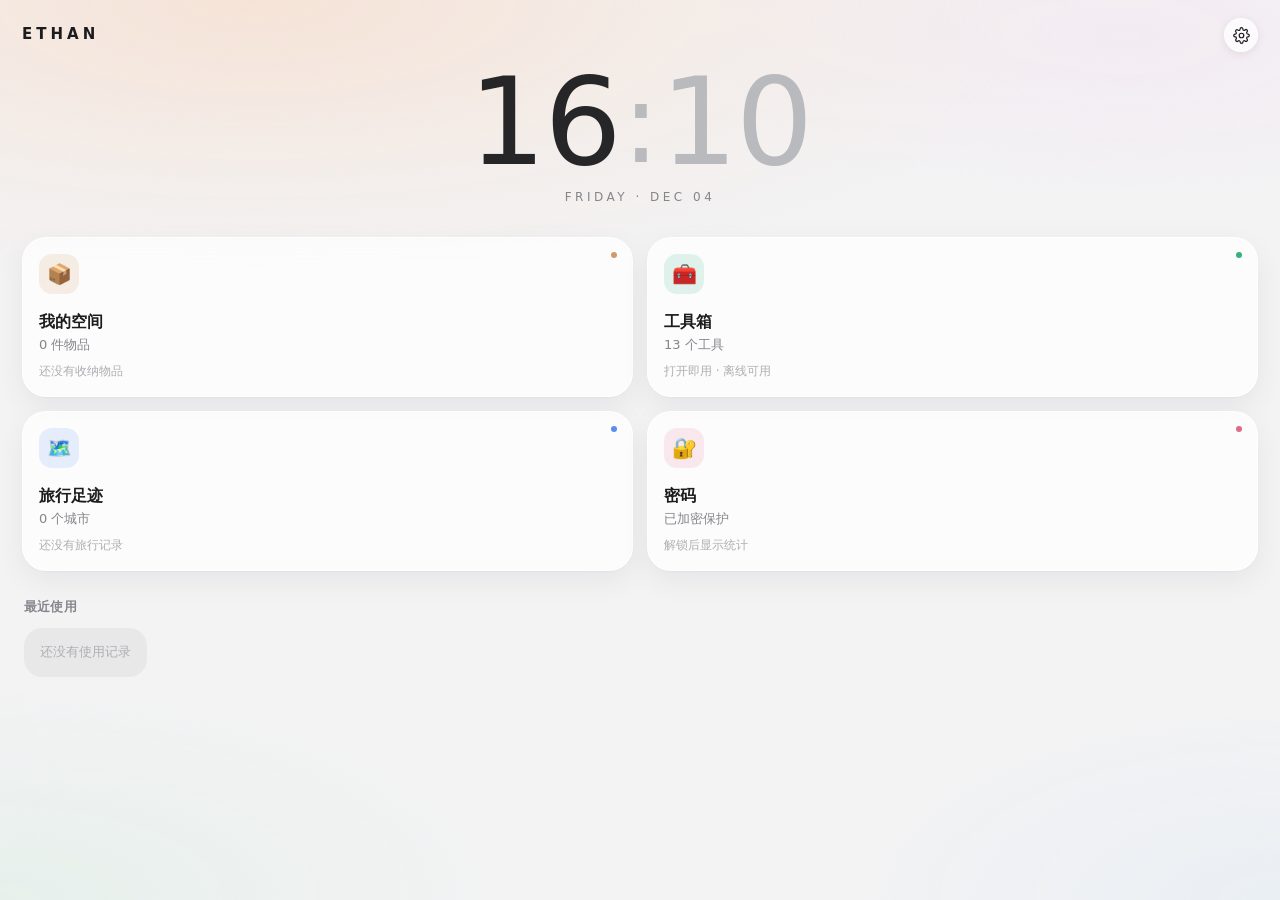
<file: app/index.html>
<!DOCTYPE html>
<html lang="zh-CN" data-theme="light" data-motion="on">
<head>
  <meta charset="utf-8">
  <meta name="viewport" content="width=device-width, initial-scale=1, viewport-fit=cover">
  <meta name="theme-color" content="#f3f3f4">
  <meta name="color-scheme" content="light dark">
  <meta name="description" content="ETHAN Super App —— 个人数字空间的统一入口（完全离线）">
  <meta name="referrer" content="no-referrer">
  <title>ETHAN</title>
  <link rel="icon" href="data:image/svg+xml,%3Csvg xmlns='http://www.w3.org/2000/svg' viewBox='0 0 32 32'%3E%3Crect width='32' height='32' rx='8' fill='%231b1e23'/%3E%3Ctext x='16' y='22' font-size='16' font-family='sans-serif' font-weight='700' fill='white' text-anchor='middle'%3EE%3C/text%3E%3C/svg%3E">
  <link rel="stylesheet" href="css/base.css">
  <link rel="stylesheet" href="css/home.css">
  <link rel="stylesheet" href="css/settings.css">
</head>
<body>

  <div class="app-bg" aria-hidden="true"></div>

  <!-- 首页：无 Bottom Bar，右上角唯一设置齿轮 -->
  <section id="home-screen" class="screen home"></section>

  <!-- 统一设置中心：独立 Bottom Bar -->
  <section id="settings-screen" class="screen settings"></section>

  <!-- 模块层：四个子 App 的同源 iframe -->
  <div id="module-host" aria-hidden="true"></div>

  <!-- 工具箱 registry（只读复用：真实工具数量与最近使用名称映射） -->
  <script src="../modules/toolbox/app/js/core/util.js"></script>
  <script src="../modules/toolbox/app/js/core/registry.js"></script>

  <script src="js/core/util.js"></script>
  <script src="js/core/prefs.js"></script>
  <script src="js/core/stats.js"></script>
  <script src="js/core/recents.js"></script>
  <script src="js/core/memories.js"></script>
  <script src="js/ui/modules.js"></script>
  <script src="js/ui/home.js"></script>
  <script src="js/ui/settings.js"></script>
  <script src="js/ui/datamgr.js"></script>
  <script src="js/platform/bridge.js"></script>
  <script src="js/app.js"></script>
</body>
</html>
</file>
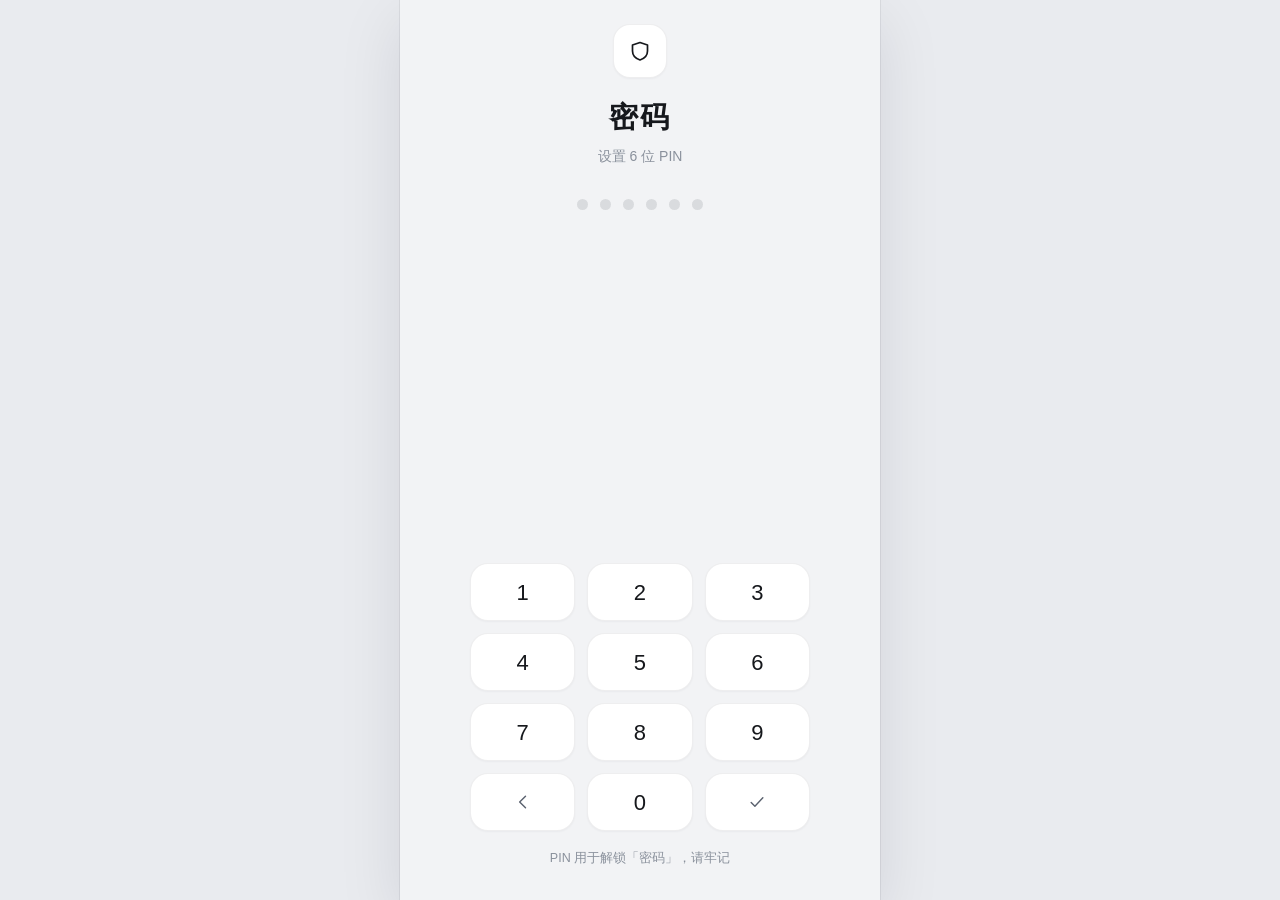
<file: modules/ethan/app/index.html>
<!DOCTYPE html>
<html lang="zh-CN">
<head>
<meta charset="utf-8">
<meta name="viewport" content="width=device-width, initial-scale=1, viewport-fit=cover, maximum-scale=1">
<meta name="theme-color" content="#f5f6f8">
<meta name="color-scheme" content="light">
<meta name="referrer" content="no-referrer">
<title>ETHAN</title>
<script>
/* ETHAN Super App：首绘前应用统一主题，避免闪白 */
try {
  var __esaPref = 'system';
  try { __esaPref = localStorage.getItem('esa.theme') || 'system'; } catch (e2) {}
  var __esaDark = __esaPref === 'dark' || (__esaPref !== 'light' && window.matchMedia && matchMedia('(prefers-color-scheme: dark)').matches);
  document.documentElement.setAttribute('data-theme', __esaDark ? 'dark' : 'light');
  var __esaMeta = document.querySelector('meta[name="theme-color"]');
  if (__esaMeta) __esaMeta.setAttribute('content', __esaDark ? '#0e1012' : '#f2f3f5');
} catch (e) {}
</script>
<link rel="stylesheet" href="css/app.css">
<link rel="icon" href="data:image/svg+xml,%3Csvg xmlns='http://www.w3.org/2000/svg' viewBox='0 0 32 32'%3E%3Crect width='32' height='32' rx='8' fill='%231b1e23'/%3E%3Ctext x='16' y='22' font-size='16' font-family='sans-serif' font-weight='700' fill='white' text-anchor='middle'%3EE%3C/text%3E%3C/svg%3E">
  <link rel="stylesheet" href="esa-glass.css">
</head>
<body>
<div id="app">
  <!-- 锁定 / 首次设置 PIN -->
  <section id="lock" class="screen screen--lock" hidden></section>

  <!-- 主界面 -->
  <section id="main" class="screen screen--main" hidden>
    <header id="topbar" class="topbar"></header>
    <main id="view" class="view"></main>
    <nav id="tabbar" class="tabbar" aria-label="主导航"></nav>
  </section>

  <!-- 全屏面板：详情 / 编辑 / 回收站 / 备份 / 关于 -->
  <div id="panels" class="panels"></div>

  <!-- 轻量弹窗：新建 / 密码生成器 / 确认 -->
  <div id="sheets" class="sheets"></div>

  <div id="toast" class="toast" aria-live="polite"></div>
</div>

<!-- 无网络依赖：全部脚本本地加载，经典脚本（可 file:// 直接打开） -->
<script src="js/core/util.js"></script>
<script src="js/core/crypto.js"></script>
<script src="js/core/db.js"></script>
<script src="js/core/store.js"></script>
<script src="js/ui/icons.js"></script>
<script src="js/ui/dom.js"></script>
<script src="js/ui/lock.js"></script>
<script src="js/ui/home.js"></script>
<script src="js/ui/secrets.js"></script>
<script src="js/ui/item.js"></script>
<script src="js/ui/trash.js"></script>
<script src="js/ui/settings.js"></script>
<script src="js/ui/app.js"></script>
<!-- ETHAN Super App 模块桥（整合层新增，不含任何敏感逻辑） -->
<script src="esa.js"></script>
</body>
</html>
</file>
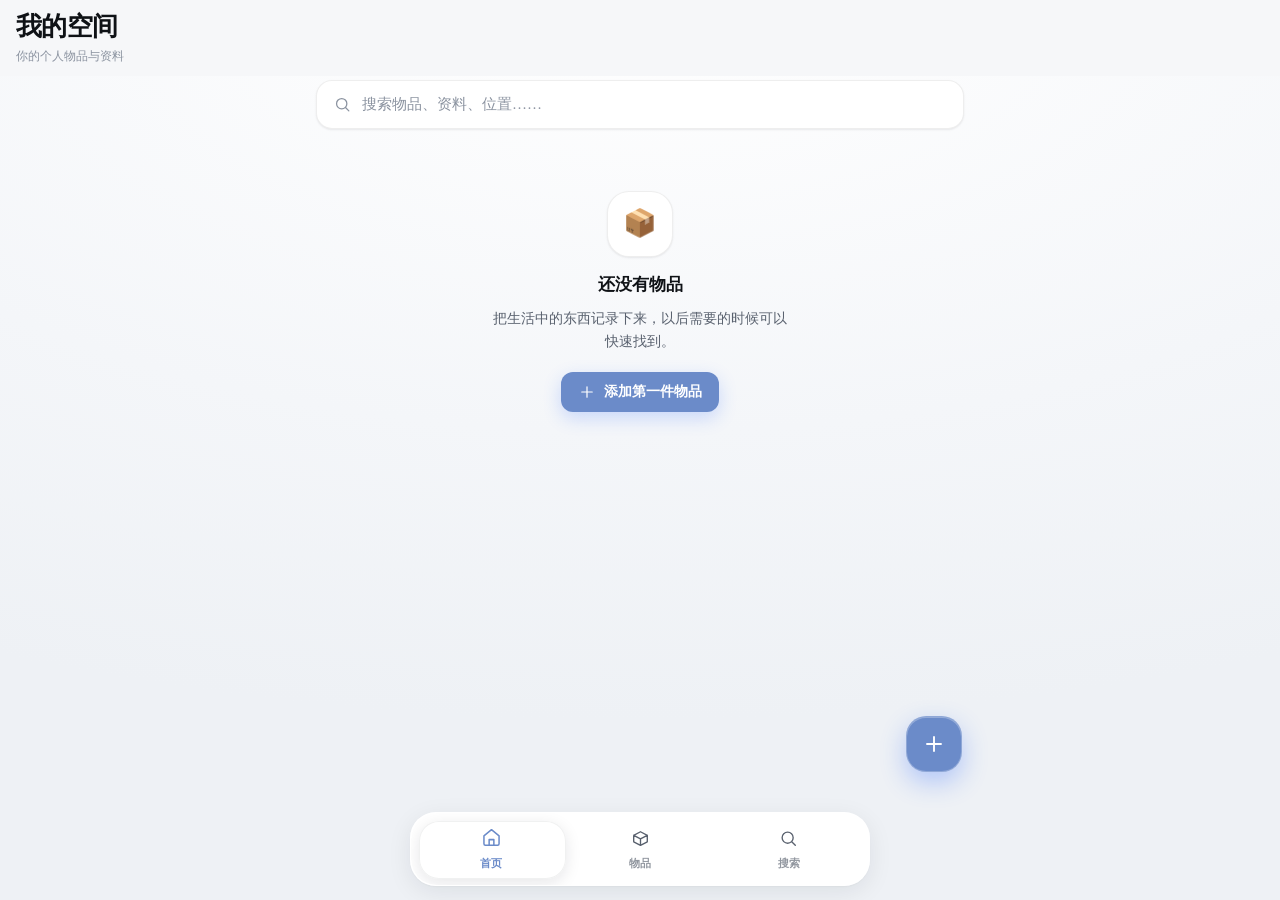
<file: modules/my-space/app/index.html>
<!DOCTYPE html>
<html lang="zh-CN" data-theme="light" data-blur="on" data-perf="high">
<head>
  <meta charset="utf-8">
  <meta name="viewport" content="width=device-width, initial-scale=1, viewport-fit=cover">
  <meta name="theme-color" content="#f7f8fa">
  <meta name="color-scheme" content="light dark">
  <meta name="description" content="我的空间 —— 离线个人物品与生活资料档案库">
  <meta name="mobile-web-app-capable" content="yes">
  <meta name="apple-mobile-web-app-capable" content="yes">
  <meta name="apple-mobile-web-app-status-bar-style" content="default">
  <script>
  /* ETHAN Super App：首绘前应用统一主题，避免闪白（正式应用由本模块 prefs 引擎接管） */
  try {
    var __esaPref = 'system';
    try { __esaPref = localStorage.getItem('esa.theme') || 'system'; } catch (e2) {}
    var __esaDark = __esaPref === 'dark' || (__esaPref !== 'light' && window.matchMedia && matchMedia('(prefers-color-scheme: dark)').matches);
    document.documentElement.dataset.theme = __esaDark ? 'dark' : 'light';
    var __esaMeta = document.querySelector('meta[name="theme-color"]');
    if (__esaMeta) __esaMeta.setAttribute('content', __esaDark ? '#0f1113' : '#f7f8fa');
  } catch (e) {}
  </script>
  <title>我的空间</title>
  <link rel="icon" href="data:image/svg+xml,%3Csvg xmlns='http://www.w3.org/2000/svg' viewBox='0 0 24 24'%3E%3Crect width='24' height='24' rx='6' fill='%236b8bc9'/%3E%3Cpath d='M5 9.4 12 5.5l7 3.9v5.2L12 18.5 5 14.6z' fill='none' stroke='white' stroke-width='1.6' stroke-linejoin='round'/%3E%3Cpath d='M5 9.4 12 13.3l7-3.9' fill='none' stroke='white' stroke-width='1.6' stroke-linejoin='round'/%3E%3C/svg%3E">
  <link rel="stylesheet" href="css/base.css">
  <link rel="stylesheet" href="css/components.css">
  <link rel="stylesheet" href="css/layout.css">
  <link rel="stylesheet" href="esa-glass.css">
</head>
<body>

  <!-- 启动页 -->
  <div id="boot">
    <div class="boot__logo">
      <svg viewBox="0 0 24 24" width="28" height="28" fill="none" stroke="currentColor" stroke-width="1.5" stroke-linecap="round" stroke-linejoin="round">
        <path d="M4 8.2 12 4l8 4.2v7.6L12 20l-8-4.2z"></path>
        <path d="M4 8.2 12 12.4l8-4.2"></path>
        <path d="M12 12.4V20"></path>
      </svg>
    </div>
    <div class="boot__name">我的空间</div>
    <div class="boot__text">正在打开你的档案库…</div>
  </div>

  <div id="app" class="app">
    <div id="screens" class="screens"></div>
    <div id="nav-mount"></div>
  </div>

  <!-- 核心层：纯逻辑，可独立测试 -->
  <script src="js/core/models.js"></script>
  <script src="js/core/search.js"></script>
  <script src="js/core/zip.js"></script>
  <script src="js/core/backup.js"></script>

  <!-- 数据层 -->
  <script src="js/data/db.js"></script>
  <script src="js/data/repository.js"></script>

  <!-- 平台能力层 -->
  <script src="js/platform/imaging.js"></script>
  <script src="js/platform/files.js"></script>
  <script src="js/platform/keyboard.js"></script>

  <!-- UI 层 -->
  <script src="js/ui/dom.js"></script>
  <script src="js/ui/frame.js"></script>
  <script src="js/ui/nav.js"></script>
  <script src="js/ui/router.js"></script>
  <script src="js/ui/parts.js"></script>

  <!-- 页面 -->
  <script src="js/ui/pages/home.js"></script>
  <script src="js/ui/pages/items.js"></script>
  <script src="js/ui/pages/search.js"></script>
  <script src="js/ui/pages/detail.js"></script>
  <script src="js/ui/pages/editor.js"></script>
  <script src="js/ui/pages/trash.js"></script>
  <script src="js/ui/pages/categories.js"></script>
  <script src="js/ui/pages/settings.js"></script>

  <!-- 引导 -->
  <script src="js/app.js"></script>
  <!-- ETHAN Super App 模块桥（整合层新增，详见项目仓库 shell） -->
  <script src="esa.js"></script>
</body>
</html>
</file>
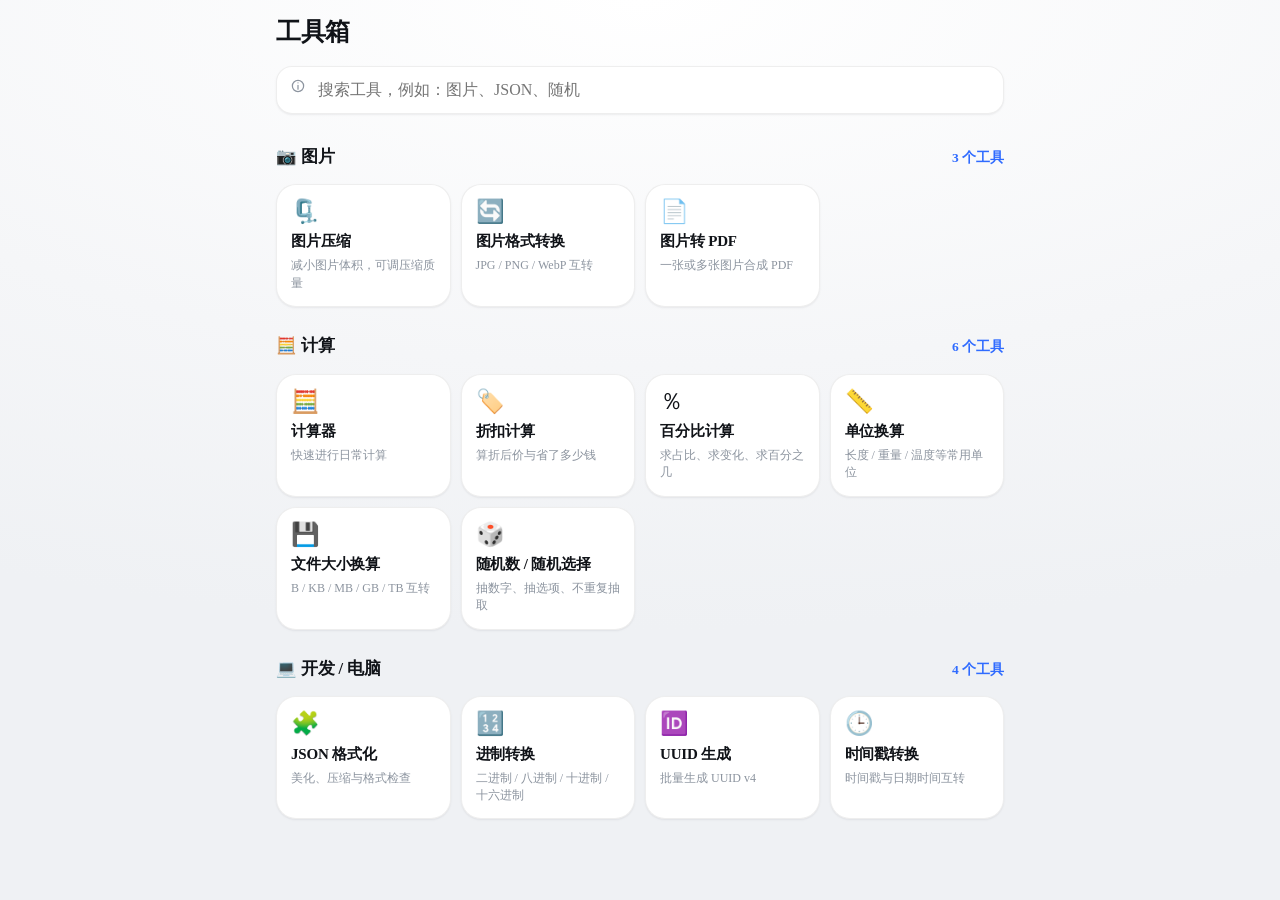
<file: modules/toolbox/app/index.html>
<!DOCTYPE html>
<html lang="zh-CN" data-theme="light" data-blur="on" data-perf="high">
<head>
  <meta charset="utf-8">
  <meta name="viewport" content="width=device-width, initial-scale=1, viewport-fit=cover">
  <meta name="theme-color" content="#f5f6f8">
  <meta name="color-scheme" content="light dark">
  <script>
  /* ETHAN Super App：首绘前应用统一主题，避免闪白 */
  try {
    var __esaPref = 'light';
    try { __esaPref = localStorage.getItem('esa.theme') || 'light'; } catch (e2) {}
    var __esaDark = __esaPref === 'dark' || (__esaPref === 'system' && window.matchMedia && matchMedia('(prefers-color-scheme: dark)').matches);
    document.documentElement.dataset.theme = __esaDark ? 'dark' : 'light';
    var __esaMeta = document.querySelector('meta[name="theme-color"]');
    if (__esaMeta) __esaMeta.setAttribute('content', __esaDark ? '#15171b' : '#f5f6f8');
  } catch (e) {}
  </script>
  <meta name="description" content="工具箱 —— 纯离线、本地处理的个人实用工具箱">
  <meta name="mobile-web-app-capable" content="yes">
  <meta name="apple-mobile-web-app-capable" content="yes">
  <meta name="apple-mobile-web-app-status-bar-style" content="default">
  <title>工具箱</title>
  <link rel="icon" href="data:image/svg+xml,%3Csvg xmlns='http://www.w3.org/2000/svg' viewBox='0 0 24 24'%3E%3Crect width='24' height='24' rx='6' fill='%232f6bff'/%3E%3Cpath d='M4.5 9.5h15v8.2a1.3 1.3 0 0 1-1.3 1.3H5.8a1.3 1.3 0 0 1-1.3-1.3z' fill='none' stroke='white' stroke-width='1.5' stroke-linejoin='round'/%3E%3Cpath d='M9.2 9.5V7.2A1.2 1.2 0 0 1 10.4 6h3.2a1.2 1.2 0 0 1 1.2 1.2v2.3' fill='none' stroke='white' stroke-width='1.5' stroke-linejoin='round'/%3E%3Cpath d='M4.5 13.4h15' fill='none' stroke='white' stroke-width='1.5'/%3E%3C/svg%3E">
  <link rel="stylesheet" href="css/base.css">
  <link rel="stylesheet" href="css/components.css">
  <link rel="stylesheet" href="css/layout.css">
  <link rel="stylesheet" href="esa-glass.css">
</head>
<body>

  <!-- 启动页：本地资源秒开，正常情况下几乎看不到 -->
  <div id="boot">
    <div class="boot__logo">
      <svg viewBox="0 0 24 24" width="28" height="28" fill="none" stroke="currentColor" stroke-width="1.5" stroke-linecap="round" stroke-linejoin="round">
        <path d="M4.5 9.5h15v8.2a1.3 1.3 0 0 1-1.3 1.3H5.8a1.3 1.3 0 0 1-1.3-1.3z"></path>
        <path d="M9.2 9.5V7.2A1.2 1.2 0 0 1 10.4 6h3.2a1.2 1.2 0 0 1 1.2 1.2v2.3"></path>
        <path d="M4.5 13.4h15"></path>
      </svg>
    </div>
    <div class="boot__name">工具箱</div>
    <div class="boot__text">正在准备本地工具…</div>
  </div>

  <div id="app" class="app">
    <div id="screens" class="screens"></div>
  </div>

  <!-- 核心层：纯逻辑，零 DOM，可独立单元测试 -->
  <script src="js/core/util.js"></script>
  <script src="js/core/calculator.js"></script>
  <script src="js/core/units.js"></script>
  <script src="js/core/numbers.js"></script>
  <script src="js/core/jsonutil.js"></script>
  <script src="js/core/radix.js"></script>
  <script src="js/core/timestamp.js"></script>
  <script src="js/core/registry.js"></script>

  <!-- 平台能力层 -->
  <script src="js/platform/pdf.js"></script>
  <script src="js/platform/imaging.js"></script>
  <script src="js/platform/files.js"></script>
  <script src="js/platform/recent.js"></script>

  <!-- UI 层 -->
  <script src="js/ui/dom.js"></script>
  <script src="js/ui/frame.js"></script>
  <script src="js/ui/router.js"></script>

  <!-- 工具页面（每个工具一个文件，互相独立） -->
  <script src="js/ui/pages/home.js"></script>
  <script src="js/ui/pages/img-compress.js"></script>
  <script src="js/ui/pages/img-convert.js"></script>
  <script src="js/ui/pages/img-pdf.js"></script>
  <script src="js/ui/pages/calc.js"></script>
  <script src="js/ui/pages/discount.js"></script>
  <script src="js/ui/pages/percent.js"></script>
  <script src="js/ui/pages/units.js"></script>
  <script src="js/ui/pages/filesize.js"></script>
  <script src="js/ui/pages/random.js"></script>
  <script src="js/ui/pages/json.js"></script>
  <script src="js/ui/pages/radix.js"></script>
  <script src="js/ui/pages/uuid.js"></script>
  <script src="js/ui/pages/timestamp.js"></script>

  <!-- 引导 -->
  <script src="js/app.js"></script>
  <!-- ETHAN Super App 模块桥（整合层新增） -->
  <script src="esa.js"></script>
</body>
</html>
</file>
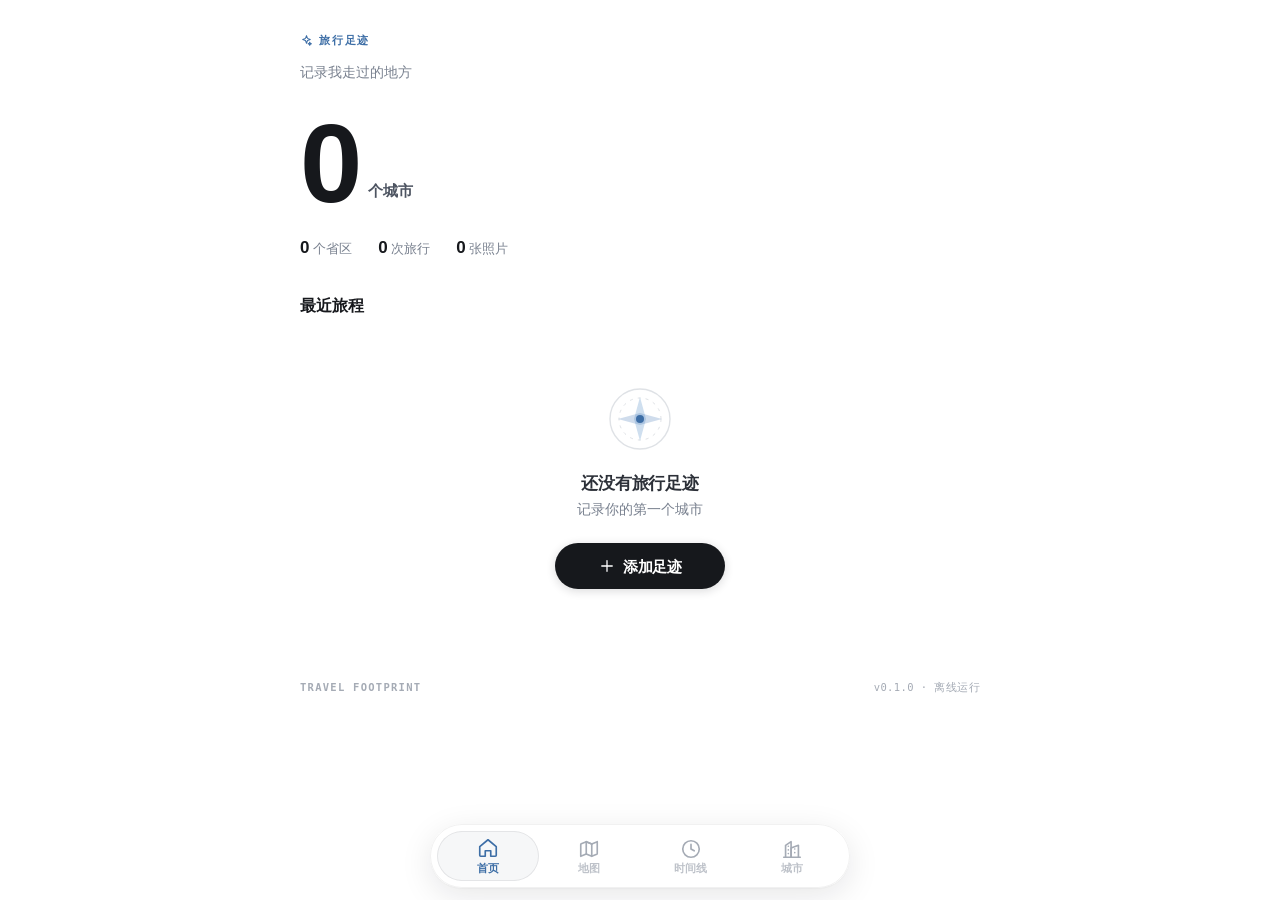
<file: modules/travel-footprint/app/index.html>
<!DOCTYPE html>
<html lang="zh-CN" data-glass="blur">
<head>
<meta charset="utf-8">
<title>旅行足迹</title>

<!-- Mobile-first viewport. viewport-fit=cover is required for env(safe-area-*)
     to report real values inside the notch / home-indicator region. -->
<meta name="viewport" content="width=device-width, initial-scale=1, maximum-scale=1, viewport-fit=cover">
<meta name="color-scheme" content="light dark">
<meta name="theme-color" content="#ffffff">
<meta name="description" content="旅行足迹 — 离线记录你去过的城市、每一次旅行、照片与附件。">

<!-- Pre-paint theme guard: sets data-theme before anything renders so the
     saved (or system) dark mode never flashes white first. -->
<script>
(function(){try{
var t=null;
try{t=localStorage.getItem('esa.theme')||localStorage.getItem('tf-theme');}catch(e2){}
if(t==='dark'||(t!=='light'&&window.matchMedia&&matchMedia('(prefers-color-scheme: dark)').matches)){
document.documentElement.setAttribute('data-theme','dark');}}catch(e){}})();
</script>

<!-- No external resources by design: no CDN, no fonts, no analytics, no ads.
     Everything the app needs ships in this folder. -->
<link rel="icon" href="data:image/svg+xml,%3Csvg xmlns='http://www.w3.org/2000/svg' viewBox='0 0 32 32'%3E%3Crect width='32' height='32' rx='8' fill='%233d6ea6'/%3E%3Cpath d='M16 7l2.6 5.9L25 16l-6.4 3.1L16 25l-2.6-5.9L7 16l6.4-3.1z' fill='%23fff'/%3E%3C/svg%3E">

<link rel="stylesheet" href="css/base.css">
<link rel="stylesheet" href="css/components.css">
<link rel="stylesheet" href="css/layout.css">
  <link rel="stylesheet" href="esa-glass.css">
</head>

<body>
<div id="app">
  <!-- Pages mount here as absolutely-positioned .screen nodes. -->
  <div id="viewport"></div>

  <!-- Floating glass tab bar lives outside #viewport so it is never clipped
       or scrolled by a page. -->
  <div id="nav-root"></div>
</div>

<!-- Overlays (sheets, dialogs, image viewer) escape the app shell so they can
     cover the nav bar too. -->
<div id="overlay-root"></div>
<div id="toast-root" aria-live="polite" aria-atomic="true"></div>

<noscript>
  <div style="padding:24px;font-family:system-ui,sans-serif">
    旅行足迹需要启用 JavaScript 才能运行。
  </div>
</noscript>

<!-- ==========================================================================
     Load order is a hard dependency chain (IIFE + one global namespace, no
     bundler). Rule: a file may only use namespaces declared ABOVE it.

       core     →  pure logic, no DOM
       data     →  storage adapters/repo, depends on core
       assets   →  offline data (cities, world outline)
       platform →  image pipeline + native bridge
       ui       →  dom → parts → nav/router → map → pages → flows
       app      →  boot (must be LAST)

     No `type="module"`: ES modules fail under file:// (CORS) and inside the
     Android WebView's file:///android_asset/ origin.
     ========================================================================== -->

<!-- core -->
<script src="js/core/util.js"></script>
<script src="js/core/model.js"></script>
<script src="js/core/zip.js"></script>
<script src="js/core/backup.js"></script>

<!-- data -->
<script src="js/data/adapter.js"></script>
<script src="js/data/idb.js"></script>
<script src="js/data/repo.js"></script>

<!-- offline assets -->
<script src="assets/geo/cities.js"></script>
<script src="assets/geo/world.js"></script>

<!-- platform -->
<script src="js/platform/image.js"></script>
<script src="js/platform/native.js"></script>

<!-- ui -->
<script src="js/ui/dom.js"></script>
<script src="js/ui/theme.js"></script>
<script src="js/ui/parts.js"></script>
<script src="js/ui/map.js"></script>
<script src="js/ui/nav.js"></script>
<script src="js/ui/router.js"></script>
<script src="js/ui/pages/home.js"></script>
<script src="js/ui/pages/map.js"></script>
<script src="js/ui/pages/timeline.js"></script>
<script src="js/ui/pages/cities.js"></script>
<script src="js/ui/pages/city.js"></script>
<script src="js/ui/flows.js"></script>

<!-- boot -->
<script src="js/app.js"></script>
<!-- ETHAN Super App 模块桥（整合层新增） -->
<script src="esa.js"></script>
</body>
</html>
</file>
<file: app/css/base.css>
/* ==========================================================================
   ETHAN Super App · Shell 基础层
   设计语言：Premium Minimalism · Light Glassmorphism
   浅色：明亮 / 干净 / 柔和 / 高级；深色：深灰近黑（非纯黑）、克制高光
   ========================================================================== */

:root {
  /* 颜色 —— 浅色 */
  --bg: #f3f3f4;
  --bg-warm-1: rgba(243, 216, 200, 0.42);
  --bg-warm-2: rgba(232, 220, 242, 0.28);
  --bg-warm-3: rgba(219, 233, 244, 0.24);
  --surface: rgba(255, 255, 255, 0.72);
  --surface-strong: rgba(255, 255, 255, 0.92);
  --surface-sunken: rgba(16, 17, 20, 0.045);
  --text-1: #1c1c1e;
  --text-2: #85868b;
  --text-3: #aeaeb3;
  --hairline: rgba(20, 20, 24, 0.06);
  --glass-border: rgba(255, 255, 255, 0.65);
  --glass-highlight: rgba(255, 255, 255, 0.85);

  --time-strong: #262628;
  --time-dim: #b9babd;

  --accent-ms: #d29a6b;   /* 我的空间 · 暖橙 */
  --accent-tb: #35b37e;   /* 工具箱 · 绿 */
  --accent-tf: #5b8def;   /* 旅行足迹 · 蓝 */
  --accent-eth: #e06a8a;  /* ETHAN · 粉 */
  --memory-label: #b3854d;

  --switch-on: #2f7d5f;
  --switch-off: rgba(120, 120, 128, 0.26);

  --seg-track: rgba(120, 120, 128, 0.1);
  --seg-active: #ffffff;

  --shadow-card: 0 10px 30px rgba(24, 24, 30, 0.06), 0 1px 2px rgba(24, 24, 30, 0.04);
  --shadow-float: 0 14px 40px rgba(24, 24, 30, 0.14);
  --shadow-pop: 0 2px 10px rgba(24, 24, 30, 0.08);

  --blur: 22px;
  --r-xl: 24px;
  --r-lg: 18px;
  --r-md: 14px;
  --pad-x: 22px;
  --nav-h: 62px;

  color-scheme: light;
}

html[data-theme='dark'] {
  --bg: #141416;
  --bg-warm-1: rgba(84, 62, 52, 0.22);
  --bg-warm-2: rgba(64, 58, 84, 0.18);
  --bg-warm-3: rgba(48, 62, 80, 0.16);
  --surface: rgba(32, 32, 35, 0.72);
  --surface-strong: rgba(42, 42, 46, 0.94);
  --surface-sunken: rgba(255, 255, 255, 0.05);
  --text-1: #f1f1f3;
  --text-2: #909096;
  --text-3: #6a6a70;
  --hairline: rgba(255, 255, 255, 0.07);
  --glass-border: rgba(255, 255, 255, 0.08);
  --glass-highlight: rgba(255, 255, 255, 0.05);

  --time-strong: #f4f4f6;
  --time-dim: #54555a;

  --accent-ms: #d9a06e;
  --accent-tb: #3fbd88;
  --accent-tf: #6d99f2;
  --accent-eth: #e4799a;
  --memory-label: #cba36b;

  --switch-on: #3aa37c;
  --switch-off: rgba(140, 140, 150, 0.32);

  --seg-track: rgba(255, 255, 255, 0.055);
  --seg-active: #3a3a3f;

  --shadow-card: 0 12px 34px rgba(0, 0, 0, 0.4), 0 1px 2px rgba(0, 0, 0, 0.3);
  --shadow-float: 0 16px 44px rgba(0, 0, 0, 0.55);
  --shadow-pop: 0 2px 10px rgba(0, 0, 0, 0.35);

  color-scheme: dark;
}

* { box-sizing: border-box; }

html, body {
  height: 100%;
  margin: 0;
  padding: 0;
}

body {
  font-family: -apple-system, BlinkMacSystemFont, 'SF Pro Display', 'Segoe UI',
    'PingFang SC', 'Hiragino Sans GB', 'Noto Sans SC', 'Microsoft YaHei', Roboto,
    system-ui, sans-serif;
  font-size: 15px;
  line-height: 1.55;
  color: var(--text-1);
  background: var(--bg);
  overflow: hidden;
  -webkit-font-smoothing: antialiased;
  -webkit-tap-highlight-color: transparent;
  user-select: none;
}

button {
  font-family: inherit;
  border: 0;
  background: none;
  color: inherit;
  padding: 0;
  cursor: pointer;
  -webkit-tap-highlight-color: transparent;
}

/* ---- 应用背景氛围：与 UI 效果图一致的柔和光线 ----
   浅色：左上暖橘光晕扫过顶部 + 左下薄荷冷光 + 右下淡蓝，大面积留白
   深色：非纯黑（#141416），顶部微弱暖光泽 + 底部冷光泽，克制高光 */
.app-bg {
  position: fixed;
  inset: 0;
  z-index: 0;
  pointer-events: none;
  background:
    radial-gradient(95% 48% at 20% 0%, rgba(247, 216, 195, 0.6) 0%, rgba(247, 216, 195, 0.18) 42%, transparent 68%),
    radial-gradient(55% 30% at 88% 4%, rgba(244, 224, 240, 0.4) 0%, transparent 62%),
    radial-gradient(70% 42% at 0% 100%, rgba(213, 236, 224, 0.42) 0%, transparent 56%),
    radial-gradient(60% 38% at 100% 100%, rgba(218, 232, 244, 0.36) 0%, transparent 56%);
}
html[data-theme='dark'] .app-bg {
  background:
    radial-gradient(90% 40% at 22% 0%, rgba(126, 96, 76, 0.22) 0%, rgba(126, 96, 76, 0.06) 45%, transparent 70%),
    radial-gradient(55% 28% at 88% 2%, rgba(96, 88, 116, 0.14) 0%, transparent 62%),
    radial-gradient(70% 42% at 0% 100%, rgba(58, 92, 78, 0.16) 0%, transparent 58%),
    radial-gradient(60% 38% at 100% 100%, rgba(52, 70, 92, 0.14) 0%, transparent 56%);
}

/* ---- 通用玻璃卡 ---- */
.glass-card {
  background: var(--surface);
  border: 1px solid var(--glass-border);
  border-radius: var(--r-xl);
  box-shadow: var(--shadow-card);
  -webkit-backdrop-filter: blur(var(--blur)) saturate(1.4);
  backdrop-filter: blur(var(--blur)) saturate(1.4);
}

/* ---- 小节标签 ---- */
.section-label {
  font-size: 12.5px;
  font-weight: 600;
  color: var(--text-2);
  letter-spacing: 0.2px;
  margin: 26px 2px 10px;
}

/* ---- 开关 ---- */
.esa-switch {
  position: relative;
  width: 46px;
  height: 28px;
  border-radius: 999px;
  background: var(--switch-off);
  transition: background 0.22s ease;
  flex: none;
}
.esa-switch::after {
  content: '';
  position: absolute;
  top: 2px;
  left: 2px;
  width: 24px;
  height: 24px;
  border-radius: 50%;
  background: #ffffff;
  box-shadow: 0 1px 3px rgba(0, 0, 0, 0.22);
  transition: transform 0.22s cubic-bezier(0.3, 1.2, 0.6, 1);
}
.esa-switch.is-on { background: var(--switch-on); }
.esa-switch.is-on::after { transform: translateX(18px); }
.esa-switch[disabled] { opacity: 0.45; }

/* ---- 设置行 ---- */
.esa-row {
  display: flex;
  align-items: center;
  gap: 12px;
  width: 100%;
  padding: 13px 16px;
  text-align: left;
  font-size: 14.5px;
  color: var(--text-1);
  position: relative;
}
.esa-row + .esa-row::before {
  content: '';
  position: absolute;
  top: 0;
  left: 48px;
  right: 0;
  height: 1px;
  background: var(--hairline);
}
.esa-row__icon { font-size: 17px; width: 22px; text-align: center; flex: none; }
.esa-row__main { flex: 1; min-width: 0; }
.esa-row__title { font-weight: 500; }
.esa-row__desc { font-size: 12px; color: var(--text-2); margin-top: 1px; }
.esa-row__chev { color: var(--text-3); flex: none; }

/* ---- 屏幕容器与转场 ---- */
.screen {
  position: fixed;
  inset: 0;
  z-index: 1;
  display: flex;
  flex-direction: column;
  background: transparent;
  visibility: hidden;
  pointer-events: none;
}
.screen.is-active {
  visibility: visible;
  pointer-events: auto;
}

/* 屏幕激活过渡（柔和上移淡入；可在设置中关闭） */
@media (prefers-reduced-motion: no-preference) {
  html[data-motion='on'] .screen.is-active {
    animation: esa-screen-in 0.26s cubic-bezier(0.22, 0.9, 0.32, 1);
  }
}
@keyframes esa-screen-in {
  from { opacity: 0; transform: translateY(14px); }
  to { opacity: 1; transform: none; }
}

/* ---- 模块 iframe 层 ---- */
#module-host { position: fixed; inset: 0; z-index: 20; pointer-events: none; }
.module-frame {
  position: absolute;
  inset: 0;
  width: 100%;
  height: 100%;
  border: 0;
  background: var(--bg);
  opacity: 0;
  visibility: hidden;
  pointer-events: none;
  transform: translateY(16px) scale(0.996);
  transition: opacity 0.24s ease, transform 0.24s cubic-bezier(0.22, 0.9, 0.32, 1), visibility 0.24s;
}
.module-frame.is-active {
  opacity: 1;
  visibility: visible;
  pointer-events: auto;
  transform: none;
}
html[data-motion='off'] .module-frame { transition: opacity 0.12s ease; transform: none; }

/* ---- toast ---- */
#esa-toast {
  position: fixed;
  left: 50%;
  bottom: calc(env(safe-area-inset-bottom, 0px) + 56px);
  transform: translate(-50%, 8px);
  z-index: 90;
  padding: 9px 18px;
  border-radius: 999px;
  background: var(--surface-strong);
  border: 1px solid var(--glass-border);
  box-shadow: var(--shadow-float);
  color: var(--text-1);
  font-size: 13px;
  opacity: 0;
  pointer-events: none;
  transition: opacity 0.2s ease, transform 0.2s ease;
  -webkit-backdrop-filter: blur(var(--blur));
  backdrop-filter: blur(var(--blur));
}
#esa-toast.is-show { opacity: 1; transform: translate(-50%, 0); }

/* 动画偏好关闭时全局降级 */
html[data-motion='off'] *, html[data-motion='off'] *::before, html[data-motion='off'] *::after {
  transition-duration: 0.01ms !important;
  animation-duration: 0.01ms !important;
}

/* 安全区 */
.safe-bottom { padding-bottom: env(safe-area-inset-bottom, 0px); }
</file>
<file: app/css/home.css>
/* ==========================================================================
   ETHAN Super App · 首页
   层级：品牌 → 艺术化时间 → 四个核心 App（2×2）→ 最近使用
   无 Bottom Bar；右上角唯一入口为设置齿轮。
   ========================================================================== */

.home {
  overflow-y: auto;
  overflow-x: hidden;
  padding: calc(env(safe-area-inset-top, 0px) + 18px) var(--pad-x) 40px;
  -webkit-overflow-scrolling: touch;
}

.home__top {
  display: flex;
  align-items: center;
  justify-content: space-between;
}

.home__brand {
  font-size: 15px;
  font-weight: 700;
  letter-spacing: 4px;
  color: var(--text-1);
}

.home__gear {
  width: 34px;
  height: 34px;
  border-radius: 50%;
  display: flex;
  align-items: center;
  justify-content: center;
  color: var(--text-1);
  background: var(--surface);
  border: 1px solid var(--glass-border);
  box-shadow: var(--shadow-pop);
  -webkit-backdrop-filter: blur(var(--blur));
  backdrop-filter: blur(var(--blur));
  transition: transform 0.15s ease;
}
.home__gear:active { transform: scale(0.92); }
.home__gear svg { display: block; }

/* ---- 艺术化时间 ---- */
.home__clock {
  margin-top: 8px;
  text-align: center;
  font-variant-numeric: tabular-nums;
}

.home__time {
  font-size: clamp(88px, 27.5vw, 122px);
  font-weight: 200;
  line-height: 1.02;
  letter-spacing: -2px;
  color: var(--time-strong);
  white-space: nowrap;
}
.home__time .hh { color: var(--time-strong); }
.home__time .colon {
  color: var(--time-dim);
  font-weight: 100;
  padding: 0 0.02em;
  font-size: 0.92em;
  vertical-align: 0.02em;
}
.home__time .mm { color: var(--time-dim); }

.home__date {
  margin-top: 4px;
  font-size: 12px;
  font-weight: 500;
  letter-spacing: 3.5px;
  text-transform: uppercase;
  color: var(--text-2);
  text-align: center;
}

/* ---- 四个核心 App：2×2 ---- */
.home__apps {
  margin-top: 30px;
  display: grid;
  grid-template-columns: 1fr 1fr;
  grid-auto-rows: 1fr;
  align-items: stretch;
  gap: 14px;
}

.appcard {
  position: relative;
  text-align: left;
  padding: 16px;
  border-radius: var(--r-xl);
  min-height: 148px;
  display: flex;
  flex-direction: column;
  background: var(--surface);
  border: 1px solid var(--glass-border);
  box-shadow: var(--shadow-card);
  -webkit-backdrop-filter: blur(var(--blur)) saturate(1.4);
  backdrop-filter: blur(var(--blur)) saturate(1.4);
  transition: transform 0.16s ease, box-shadow 0.2s ease;
}
.appcard:active { transform: scale(0.975); }

.appcard__icon {
  width: 40px;
  height: 40px;
  border-radius: 13px;
  display: flex;
  align-items: center;
  justify-content: center;
  font-size: 20px;
  line-height: 1;
}
.appcard--ms .appcard__icon { background: rgba(210, 154, 107, 0.16); }
.appcard--tb .appcard__icon { background: rgba(53, 179, 126, 0.14); }
.appcard--tf .appcard__icon { background: rgba(91, 141, 239, 0.14); }
.appcard--eth .appcard__icon { background: rgba(224, 106, 138, 0.14); }
html[data-theme='dark'] .appcard--ms .appcard__icon { background: rgba(217, 160, 110, 0.16); }
html[data-theme='dark'] .appcard--tb .appcard__icon { background: rgba(63, 189, 136, 0.15); }
html[data-theme='dark'] .appcard--tf .appcard__icon { background: rgba(109, 153, 242, 0.16); }
html[data-theme='dark'] .appcard--eth .appcard__icon { background: rgba(228, 121, 154, 0.16); }

.appcard__dot {
  position: absolute;
  top: 14px;
  right: 15px;
  width: 6px;
  height: 6px;
  border-radius: 50%;
}
.appcard--ms .appcard__dot { background: var(--accent-ms); }
.appcard--tb .appcard__dot { background: var(--accent-tb); }
.appcard--tf .appcard__dot { background: var(--accent-tf); }
.appcard--eth .appcard__dot { background: var(--accent-eth); }

.appcard__name {
  margin-top: auto;
  padding-top: 18px;
  font-size: 16px;
  font-weight: 600;
  color: var(--text-1);
}
.appcard__stat {
  margin-top: 3px;
  font-size: 13px;
  color: var(--text-2);
}
.appcard__sub {
  margin-top: 9px;
  font-size: 12px;
  color: var(--text-3);
  min-height: 17px;
  overflow: hidden;
  text-overflow: ellipsis;
  white-space: nowrap;
}

/* ---- 最近使用 ---- */
.home__recent {
  display: flex;
  gap: 10px;
  overflow-x: auto;
  padding: 2px 2px 10px;
  scrollbar-width: none;
}
.home__recent::-webkit-scrollbar { display: none; }

.recent-pill {
  flex: none;
  display: flex;
  align-items: center;
  gap: 9px;
  padding: 10px 14px 10px 11px;
  border-radius: 16px;
  background: var(--surface);
  border: 1px solid var(--glass-border);
  box-shadow: var(--shadow-card);
  -webkit-backdrop-filter: blur(var(--blur));
  backdrop-filter: blur(var(--blur));
  text-align: left;
  max-width: 72vw;
  transition: transform 0.15s ease;
}
.recent-pill:active { transform: scale(0.96); }
.recent-pill__icon { font-size: 16px; line-height: 1; }
.recent-pill__name { font-size: 13px; font-weight: 600; color: var(--text-1); white-space: nowrap; }
.recent-pill__time { font-size: 11px; color: var(--text-2); margin-top: 1px; white-space: nowrap; }

.home__empty {
  padding: 14px 16px;
  border-radius: var(--r-lg);
  background: var(--surface-sunken);
  color: var(--text-3);
  font-size: 13px;
}

/* ---- 入场动画（克制） ---- */
@media (prefers-reduced-motion: no-preference) {
  html:not([data-motion='off']) .home > * {
    animation: esa-rise 0.5s cubic-bezier(0.22, 0.9, 0.32, 1) both;
  }
  html:not([data-motion='off']) .home > *:nth-child(2) { animation-delay: 0.05s; }
  html:not([data-motion='off']) .home > *:nth-child(3) { animation-delay: 0.1s; }
  html:not([data-motion='off']) .home > *:nth-child(4) { animation-delay: 0.16s; }
  html:not([data-motion='off']) .home > *:nth-child(5) { animation-delay: 0.2s; }
}
@keyframes esa-rise {
  from { opacity: 0; transform: translateY(10px); }
  to { opacity: 1; transform: none; }
}
</file>
<file: app/css/settings.css>
/* ==========================================================================
   ETHAN Super App · 统一设置中心
   独立页面体系 + 独立 Bottom Bar（通用 / 我的空间 / 旅行足迹 / ETHAN）
   ========================================================================== */

.settings {
  overflow: hidden;
  display: flex;
  flex-direction: column;
}

.settings__head {
  padding: calc(env(safe-area-inset-top, 0px) + 14px) var(--pad-x) 10px;
  display: flex;
  align-items: center;
  position: relative;
  flex: none;
}
.settings__back {
  width: 32px;
  height: 32px;
  border-radius: 50%;
  display: flex;
  align-items: center;
  justify-content: center;
  color: var(--text-1);
  background: var(--surface);
  border: 1px solid var(--glass-border);
  box-shadow: var(--shadow-pop);
  -webkit-backdrop-filter: blur(var(--blur));
  backdrop-filter: blur(var(--blur));
  transition: transform 0.15s ease;
}
.settings__back:active { transform: scale(0.9); }
.settings__title {
  position: absolute;
  left: 50%;
  transform: translateX(-50%);
  font-size: 17px;
  font-weight: 600;
}

.settings__body {
  flex: 1;
  overflow-y: auto;
  padding: 4px var(--pad-x) calc(var(--nav-h) + env(safe-area-inset-bottom, 0px) + 34px);
  -webkit-overflow-scrolling: touch;
}

.settings-card {
  border-radius: var(--r-lg);
  background: var(--surface);
  border: 1px solid var(--glass-border);
  box-shadow: var(--shadow-card);
  overflow: hidden;
}
.settings-card + .settings-card { margin-top: 10px; }

/* ---- 外观三选一（滑动胶囊指示器） ---- */
.theme-seg {
  position: relative;
  display: flex;
  gap: 4px;
  padding: 8px;
  background: var(--seg-track);
  margin: 12px 14px 14px;
  border-radius: 16px;
}
.theme-seg__ind {
  position: absolute;
  top: 0;
  left: 0;
  height: 0;
  border-radius: 12px;
  background: var(--seg-active);
  box-shadow: var(--shadow-pop);
  transition:
    transform 0.32s cubic-bezier(0.3, 1.18, 0.6, 1),
    width 0.32s cubic-bezier(0.3, 1.18, 0.6, 1);
  will-change: transform, width;
  pointer-events: none;
}
.theme-seg__opt {
  position: relative;
  z-index: 1;
  flex: 1;
  display: flex;
  flex-direction: column;
  align-items: center;
  gap: 8px;
  padding: 12px 4px 10px;
  border-radius: 12px;
  font-size: 12.5px;
  color: var(--text-2);
  transition: color 0.2s ease;
}
.theme-seg__opt.is-active {
  color: var(--text-1);
}
.theme-swatch {
  width: 40px;
  height: 40px;
  border-radius: 50%;
  position: relative;
  border: 1px solid var(--hairline);
}
.theme-swatch--light { background: linear-gradient(145deg, #ffffff 0%, #eceef2 100%); }
.theme-swatch--dark { background: linear-gradient(145deg, #2c2f36 0%, #101114 100%); }
/* 跟随系统：对角昼夜分割的立体球面（左上亮 / 右下暗）+ 清晰玻璃高光 */
.theme-swatch--system {
  background: linear-gradient(135deg, #fafbfc 0%, #e6e9ef 49.6%, #454b59 50.4%, #1e2129 100%);
  box-shadow:
    inset 0 1px 1px rgba(255, 255, 255, 0.75),
    inset 0 -2px 5px rgba(0, 0, 0, 0.3),
    0 2px 6px rgba(20, 22, 30, 0.18);
}
.theme-swatch--system::after {
  content: '';
  position: absolute;
  left: 15%;
  top: 10%;
  width: 34%;
  height: 22%;
  border-radius: 50%;
  background: linear-gradient(165deg, rgba(255, 255, 255, 0.95) 0%, rgba(255, 255, 255, 0.35) 100%);
  transform: rotate(-20deg);
}
.theme-seg__opt.is-active .theme-swatch {
  box-shadow: 0 0 0 2px var(--seg-active), 0 0 0 3.5px var(--switch-on);
}
.theme-seg__opt.is-active .theme-swatch--system {
  box-shadow:
    inset 0 2px 4px rgba(255, 255, 255, 0.65),
    inset 0 -3px 6px rgba(0, 0, 0, 0.28),
    0 0 0 2px var(--seg-active),
    0 0 0 3.5px var(--switch-on);
}

/* ---- 数据与备份分组 ---- */
.data-group { padding: 4px 0; }
.data-group + .data-group { border-top: 1px solid var(--hairline); }
.data-group__head {
  display: flex;
  align-items: center;
  gap: 10px;
  padding: 12px 16px 6px;
}
.data-group__icon { font-size: 16px; }
.data-group__name { font-size: 14px; font-weight: 600; }
.data-group__dot {
  width: 6px;
  height: 6px;
  border-radius: 50%;
  margin-left: auto;
}
.data-group--ms .data-group__dot { background: var(--accent-ms); }
.data-group--tf .data-group__dot { background: var(--accent-tf); }
.data-group--eth .data-group__dot { background: var(--accent-eth); }

/* ---- 独立 Bottom Bar（滑块式：选中胶囊平滑跟随切换） ---- */
.settings-nav {
  position: fixed;
  left: 50%;
  transform: translateX(-50%);
  bottom: calc(env(safe-area-inset-bottom, 0px) + 24px);
  z-index: 30;
  display: flex;
  gap: 2px;
  padding: 6px;
  border-radius: 999px;
  background: var(--surface-strong);
  border: 1px solid var(--glass-border);
  box-shadow: var(--shadow-float);
  -webkit-backdrop-filter: blur(var(--blur)) saturate(1.5);
  backdrop-filter: blur(var(--blur)) saturate(1.5);
  max-width: 448px;
  width: calc(100vw - 24px);
}
.settings-nav__ind {
  position: absolute;
  top: 0;
  left: 0;
  height: 0;
  border-radius: 999px;
  background: var(--seg-active);
  box-shadow: var(--shadow-pop);
  transition:
    transform 0.34s cubic-bezier(0.3, 1.18, 0.6, 1),
    width 0.34s cubic-bezier(0.3, 1.18, 0.6, 1),
    height 0.2s ease;
  will-change: transform, width;
  pointer-events: none;
}
.settings-nav__item {
  position: relative;
  z-index: 1;
  flex: 1 1 0;
  min-width: 0;
  display: flex;
  flex-direction: column;
  align-items: center;
  gap: 2px;
  padding: 8px 4px 7px;
  border-radius: 999px;
  font-size: 10.5px;
  color: var(--text-2);
  transition: color 0.2s ease;
  white-space: nowrap;
}
.settings-nav__item .sn-icon { font-size: 17px; line-height: 1.2; transition: transform 0.28s cubic-bezier(0.3, 1.18, 0.6, 1); }
.settings-nav__item.is-active { color: var(--text-1); }
.settings-nav__item.is-active .sn-icon { transform: translateY(-1px) scale(1.06); }

/* 设置页内部内容切换（瞬时，不带动画） */
.settings-page { display: none; }
.settings-page.is-active { display: block; }

/* 设置内嵌统计小卡 */
.ministat-row {
  display: flex;
  gap: 10px;
  padding: 14px 16px;
}
.ministat {
  flex: 1;
  text-align: center;
}
.ministat b { display: block; font-size: 19px; font-weight: 600; }
.ministat span { font-size: 11.5px; color: var(--text-2); }

.settings-note {
  margin: 10px 4px 0;
  font-size: 12px;
  color: var(--text-3);
  line-height: 1.6;
}

/* ---- 数据管理（统一入口） ---- */
.dm-cell {
  width: 100%;
  display: flex;
  align-items: center;
  gap: 12px;
  padding: 12px 14px;
  text-align: left;
  color: var(--text-1);
  background: transparent;
  border: 0;
  transition: transform 0.15s ease;
}
.dm-cell:active { transform: scale(0.985); }
.dm-cell__icon {
  flex: none;
  width: 36px;
  height: 36px;
  border-radius: 10px;
  display: inline-flex;
  align-items: center;
  justify-content: center;
  font-size: 17px;
  background: var(--seg-active);
}
.dm-cell__main { flex: 1; display: flex; flex-direction: column; gap: 2px; min-width: 0; }
.dm-cell__label { font-size: 14.5px; font-weight: 600; }
.dm-cell__desc { font-size: 12px; color: var(--text-2); }

/* ---- 数据管理 overlay ---- */
.dm-overlay {
  position: fixed;
  inset: 0;
  z-index: 90;
  display: flex;
  align-items: flex-end;
  justify-content: center;
}
.dm-backdrop {
  position: absolute;
  inset: 0;
  background: rgba(10, 11, 13, 0.45);
  opacity: 0;
  transition: opacity 0.22s ease;
}
.dm-panel {
  position: relative;
  width: 100%;
  max-width: 480px;
  max-height: 86vh;
  overflow-y: auto;
  box-sizing: border-box;
  padding: 20px 18px calc(20px + env(safe-area-inset-bottom, 0px));
  border-radius: 20px 20px 0 0;
  background: var(--bg);
  color: var(--text-1);
  transform: translateY(24px);
  opacity: 0;
  transition: transform 0.24s cubic-bezier(0.22, 0.9, 0.32, 1), opacity 0.24s ease;
  box-shadow: 0 -8px 40px rgba(0, 0, 0, 0.25);
}
.dm-overlay.is-open .dm-backdrop { opacity: 1; }
.dm-overlay.is-open .dm-panel { transform: none; opacity: 1; }
.dm-title { margin: 0 0 6px; font-size: 19px; font-weight: 700; }
.dm-sub { margin: 0 0 16px; font-size: 13px; color: var(--text-2); line-height: 1.5; }
.dm-btn {
  width: 100%;
  height: 46px;
  margin-top: 10px;
  border: 1px solid var(--line, rgba(128,128,128,0.25));
  border-radius: 13px;
  background: var(--surface, rgba(128,128,128,0.08));
  color: var(--text-1);
  font-size: 15px;
  font-weight: 600;
  transition: transform 0.15s ease;
}
.dm-btn:active { transform: scale(0.98); }
.dm-btn--primary {
  background: #3d6fe0;
  border-color: #3d6fe0;
  color: #fff;
}
.dm-btn[disabled] { opacity: 0.55; }
.dm-note { margin: 14px 0 0; font-size: 12px; color: var(--text-2); line-height: 1.6; }
.dm-err { margin: 10px 0 0; font-size: 13px; color: #e0645c; }
.dm-preview {
  padding: 4px 0;
  border-radius: 12px;
  background: var(--surface, rgba(128,128,128,0.08));
}
.dm-preview__row {
  display: flex;
  align-items: center;
  justify-content: space-between;
  padding: 10px 14px;
  font-size: 13.5px;
}
.dm-preview__row + .dm-preview__row { border-top: 1px solid var(--line, rgba(128,128,128,0.16)); }
.dm-preview__row strong { font-weight: 600; }
.dm-warn { margin: 0 0 10px; font-size: 13px; font-weight: 600; color: #e0a23c; }
.dm-radio {
  display: flex;
  align-items: flex-start;
  gap: 10px;
  padding: 10px 12px;
  margin: 0 0 8px;
  border-radius: 12px;
  background: var(--surface, rgba(128,128,128,0.08));
  cursor: pointer;
  font-size: 13px;
  line-height: 1.5;
}
.dm-radio input { margin-top: 3px; }
.dm-radio strong { font-size: 13.5px; }
</file>
<file: modules/ethan/app/css/app.css>
/* ETHAN — UI 2.0
 * 现代 / 极简 / 高级 / 干净 / Apple-like。
 * 浅色为主，支持深色与跟随系统（由 JS 写入 data-theme="dark"）。
 * 无在线字体、无远程图片、无任何外部资源。
 */

/* ============ 设计令牌：浅色 ============ */
:root {
  color-scheme: light;

  --bg: #f2f3f5;
  --bg-soft: #e9ebef;
  --surface: #ffffff;
  --surface-2: #f7f8fa;
  --surface-3: #f0f1f4;

  --text: #16181c;
  --text-2: #5a616e;
  --muted: #8a919c;

  --line: rgba(16, 24, 40, .07);
  --line-2: rgba(16, 24, 40, .11);
  --hairline: rgba(16, 24, 40, .055);

  --accent: #3b6df6;
  --accent-soft: rgba(59, 109, 246, .10);
  --danger: #d84b4b;
  --danger-soft: rgba(216, 75, 75, .10);
  --ok: #10a37f;
  --warn: #c98a1e;

  --c-account: #3b6df6;
  --c-account-bg: rgba(59, 109, 246, .10);
  --c-secret: #7a5af8;
  --c-secret-bg: rgba(122, 90, 248, .10);
  --c-text: #0f9d78;
  --c-text-bg: rgba(15, 157, 120, .10);
  --c-other: #6b7280;
  --c-other-bg: rgba(107, 114, 128, .10);

  --r-xl: 22px;
  --r-lg: 18px;
  --r: 14px;
  --r-sm: 11px;

  --shadow-xs: 0 1px 2px rgba(16, 24, 40, .04);
  --shadow-sm: 0 1px 2px rgba(16, 24, 40, .04), 0 2px 8px rgba(16, 24, 40, .035);
  --shadow: 0 10px 34px rgba(16, 24, 40, .10);
  --shadow-lg: 0 18px 50px rgba(16, 24, 40, .18);

  --glass: rgba(255, 255, 255, .72);
  --glass-2: rgba(255, 255, 255, .58);
  --glass-line: rgba(255, 255, 255, .7);

  --tabbar-h: 64px;
  --ease: cubic-bezier(.22, .61, .36, 1);
  --dur: 240ms;
  --safe-b: env(safe-area-inset-bottom, 0px);
  --safe-t: env(safe-area-inset-top, 0px);
}

/* ============ 设计令牌：深色 ============ */
:root[data-theme="dark"] {
  color-scheme: dark;

  --bg: #0e1012;
  --bg-soft: #08090a;
  --surface: #171a1e;
  --surface-2: #1c2025;
  --surface-3: #23272d;

  --text: #eef0f3;
  --text-2: #aab0ba;
  --muted: #7d848f;

  --line: rgba(255, 255, 255, .08);
  --line-2: rgba(255, 255, 255, .15);
  --hairline: rgba(255, 255, 255, .06);

  --accent: #7d9cff;
  --accent-soft: rgba(125, 156, 255, .15);
  --danger: #ff6b6b;
  --danger-soft: rgba(255, 107, 107, .15);
  --ok: #34d399;
  --warn: #e0b341;

  --c-account: #7d9cff;
  --c-account-bg: rgba(125, 156, 255, .16);
  --c-secret: #a78bfa;
  --c-secret-bg: rgba(167, 139, 250, .16);
  --c-text: #34d399;
  --c-text-bg: rgba(52, 211, 153, .16);
  --c-other: #9ca3af;
  --c-other-bg: rgba(156, 163, 175, .16);

  --shadow-xs: 0 1px 2px rgba(0, 0, 0, .35);
  --shadow-sm: 0 1px 2px rgba(0, 0, 0, .35), 0 3px 12px rgba(0, 0, 0, .28);
  --shadow: 0 12px 36px rgba(0, 0, 0, .5);
  --shadow-lg: 0 24px 60px rgba(0, 0, 0, .6);

  --glass: rgba(26, 29, 34, .72);
  --glass-2: rgba(26, 29, 34, .58);
  --glass-line: rgba(255, 255, 255, .08);
}

* { box-sizing: border-box; }

/* 只在 html 上裁剪横向溢出：若 body 也设置 overflow，body 会变成滚动容器，
   导致 window.scrollY 始终为 0、长列表无法滚动（真机与 iOS 上尤其明显）。 */
html {
  height: 100%;
  -webkit-text-size-adjust: 100%;
  overflow-x: hidden;
}

body {
  margin: 0;
  min-height: 100%;
  background: var(--bg);
  color: var(--text);
  font-family: -apple-system, BlinkMacSystemFont, "Segoe UI", "PingFang SC", "Hiragino Sans GB",
    "Microsoft YaHei", "Helvetica Neue", Helvetica, Arial, sans-serif;
  font-size: 15px;
  line-height: 1.5;
  -webkit-font-smoothing: antialiased;
  -webkit-tap-highlight-color: transparent;
}

button, input, textarea, select { font: inherit; color: inherit; }
button { cursor: pointer; border: none; background: none; padding: 0; }
a { color: var(--accent); text-decoration: none; }
svg { display: block; }

#app {
  position: relative;
  min-height: 100%;
  max-width: 480px;
  margin: 0 auto;
  background: var(--bg);
  overflow-x: hidden;
}

@media (min-width: 560px) {
  body { background: var(--bg-soft); }
  #app {
    min-height: 100vh;
    box-shadow: 0 0 0 1px var(--line), 0 20px 60px rgba(16, 24, 40, .10);
  }
}

.screen { display: block; }
[hidden] { display: none !important; }

/* ============ 顶栏 ============ */
.topbar {
  position: sticky;
  top: 0;
  z-index: 20;
  display: flex;
  align-items: center;
  gap: 10px;
  padding: calc(10px + var(--safe-t)) 20px 8px;
  background: var(--bg);
  min-height: 52px;
}

.topbar__brand {
  font-size: 25px;
  font-weight: 700;
  letter-spacing: 1.4px;
  margin: 0;
  line-height: 1.15;
}
.topbar__sub { font-size: 13px; color: var(--muted); margin-top: 1px; }
.topbar__title { font-size: 20px; font-weight: 700; letter-spacing: .2px; margin: 0; }
.topbar__actions { display: flex; gap: 2px; align-items: center; margin-left: auto; }

.iconbtn {
  width: 38px;
  height: 38px;
  display: inline-flex;
  align-items: center;
  justify-content: center;
  border-radius: 12px;
  color: var(--text-2);
  transition: background var(--dur) var(--ease), color var(--dur) var(--ease), transform 160ms var(--ease);
}
.iconbtn:active { transform: scale(.93); background: var(--surface-3); }

.textbtn {
  font-size: 15px;
  color: var(--accent);
  padding: 8px 6px;
  border-radius: 10px;
  font-weight: 500;
}
.textbtn:active { opacity: .6; }

/* 搜索态顶栏 */
.searchbar {
  display: flex;
  align-items: center;
  gap: 8px;
  padding: calc(10px + var(--safe-t)) 14px 10px;
  background: var(--bg);
  position: sticky;
  top: 0;
  z-index: 25;
  animation: fadeSlide var(--dur) var(--ease);
}
@keyframes fadeSlide {
  from { opacity: 0; transform: translateY(-4px); }
  to { opacity: 1; transform: none; }
}

/* ============ 视图 ============ */
.view {
  padding: 2px 20px calc(var(--tabbar-h) + var(--safe-b) + 30px);
  animation: viewIn 280ms var(--ease);
}
@keyframes viewIn {
  from { opacity: 0; transform: translateY(8px); }
  to { opacity: 1; transform: none; }
}

/* ============ 搜索胶囊 ============ */
.search {
  display: flex;
  align-items: center;
  gap: 9px;
  height: 44px;
  padding: 0 14px;
  background: var(--glass);
  -webkit-backdrop-filter: blur(18px) saturate(180%);
  backdrop-filter: blur(18px) saturate(180%);
  border: 1px solid var(--line);
  border-radius: 999px;
  box-shadow: var(--shadow-xs);
  color: var(--muted);
  transition: border-color var(--dur) var(--ease), box-shadow var(--dur) var(--ease), background var(--dur) var(--ease);
}
.search:focus-within { border-color: var(--line-2); box-shadow: 0 0 0 3px var(--accent-soft); }
.search__icon { flex: none; opacity: .8; }
.search input {
  flex: 1;
  min-width: 0;
  border: none;
  outline: none;
  background: transparent;
  font-size: 15px;
  color: var(--text);
}
.search input::placeholder { color: var(--muted); }
.search__clear { color: var(--muted); font-size: 18px; line-height: 1; padding: 4px 6px; border-radius: 8px; }
.search__clear:active { background: var(--surface-3); }

/* ============ 首页 Hero ============ */
.hero {
  display: flex;
  align-items: flex-start;
  justify-content: space-between;
  gap: 12px;
  padding: 6px 0 16px;
}
.hero__brand {
  font-size: 27px;
  font-weight: 700;
  letter-spacing: 1.6px;
  margin: 0;
  line-height: 1.1;
}
.hero__sub {
  font-size: 13px;
  color: var(--muted);
  margin: 4px 0 0;
  letter-spacing: .2px;
}
.hero__search {
  flex: none;
  width: 42px;
  height: 42px;
  border-radius: 999px;
  display: inline-flex;
  align-items: center;
  justify-content: center;
  background: var(--glass);
  -webkit-backdrop-filter: blur(18px) saturate(180%);
  backdrop-filter: blur(18px) saturate(180%);
  border: 1px solid var(--line);
  color: var(--text-2);
  box-shadow: var(--shadow-xs);
  transition: transform 160ms var(--ease), background var(--dur) var(--ease);
}
.hero__search:active { transform: scale(.93); }

/* ============ 大数字统计 ============ */
.stats { display: flex; align-items: center; gap: 22px; padding: 0 2px 20px; }
.stat-big { display: flex; align-items: baseline; gap: 6px; }
.stat-big__n {
  font-size: 30px;
  font-weight: 700;
  letter-spacing: -.5px;
  font-variant-numeric: tabular-nums;
  line-height: 1;
}
.stat-big__l { font-size: 12.5px; color: var(--muted); }
.stats__sep { width: 1px; height: 26px; background: var(--line-2); }

/* ============ 卡片 ============ */
.card {
  background: var(--surface);
  border: 1px solid var(--line);
  border-radius: var(--r-xl);
  box-shadow: var(--shadow-sm);
  overflow: hidden;
}

/* 主信息卡（分类行） */
.cat {
  display: flex;
  align-items: center;
  gap: 12px;
  width: 100%;
  padding: 14px 16px;
  text-align: left;
  border-bottom: 1px solid var(--hairline);
  transition: background var(--dur) var(--ease);
}
.cat:last-child { border-bottom: none; }
.cat:active { background: var(--surface-2); }

.cat__icon {
  flex: none;
  width: 34px;
  height: 34px;
  border-radius: 11px;
  display: flex;
  align-items: center;
  justify-content: center;
}
.cat__icon--account { background: var(--c-account-bg); color: var(--c-account); }
.cat__icon--secret { background: var(--c-secret-bg); color: var(--c-secret); }
.cat__icon--text { background: var(--c-text-bg); color: var(--c-text); }
.cat__icon--other { background: var(--c-other-bg); color: var(--c-other); }

.cat__main { flex: 1; min-width: 0; }
.cat__name { display: block; font-size: 14.5px; font-weight: 600; letter-spacing: .1px; }
.cat__desc {
  display: block;
  font-size: 12px;
  color: var(--muted);
  margin-top: 2px;
  white-space: nowrap;
  overflow: hidden;
  text-overflow: ellipsis;
}
.cat__count {
  flex: none;
  font-size: 17px;
  font-weight: 700;
  font-variant-numeric: tabular-nums;
  color: var(--text);
  min-width: 22px;
  text-align: right;
}
.cat__arrow { flex: none; color: var(--line-2); margin-left: 4px; }

/* ============ 区块标题 ============ */
.section-title {
  display: flex;
  align-items: baseline;
  justify-content: space-between;
  margin: 24px 2px 10px;
  font-size: 12.5px;
  font-weight: 600;
  color: var(--muted);
  letter-spacing: .5px;
}

/* ============ 快速操作 ============ */
.quick { display: flex; flex-wrap: wrap; gap: 8px; }
.quick__item {
  display: inline-flex;
  align-items: center;
  gap: 6px;
  height: 36px;
  padding: 0 14px;
  border-radius: 999px;
  background: var(--glass-2);
  -webkit-backdrop-filter: blur(16px) saturate(180%);
  backdrop-filter: blur(16px) saturate(180%);
  border: 1px solid var(--line);
  font-size: 13.5px;
  color: var(--text-2);
  font-weight: 500;
  transition: transform 150ms var(--ease), background var(--dur) var(--ease), color var(--dur) var(--ease);
}
.quick__item:active { transform: scale(.96); background: var(--surface-3); color: var(--text); }
.quick__item svg { opacity: .85; }

/* ============ 列表 ============ */
.list { display: flex; flex-direction: column; gap: 8px; }

.row {
  display: flex;
  align-items: center;
  gap: 12px;
  width: 100%;
  padding: 13px 14px;
  background: var(--surface);
  border: 1px solid var(--line);
  border-radius: var(--r-lg);
  box-shadow: var(--shadow-xs);
  text-align: left;
  transition: transform 160ms var(--ease), box-shadow var(--dur) var(--ease), background var(--dur) var(--ease);
}
.row:active { transform: scale(.994); box-shadow: var(--shadow-sm); background: var(--surface-2); }

.row__icon {
  flex: none;
  width: 34px;
  height: 34px;
  border-radius: 11px;
  display: flex;
  align-items: center;
  justify-content: center;
}
.row__icon--account { background: var(--c-account-bg); color: var(--c-account); }
.row__icon--secret { background: var(--c-secret-bg); color: var(--c-secret); }
.row__icon--text { background: var(--c-text-bg); color: var(--c-text); }
.row__icon--other { background: var(--c-other-bg); color: var(--c-other); }

.row__main { flex: 1; min-width: 0; }
.row__title {
  display: block;
  font-size: 15px;
  font-weight: 600;
  letter-spacing: .1px;
  white-space: nowrap;
  overflow: hidden;
  text-overflow: ellipsis;
}
.row__sub {
  display: block;
  margin-top: 3px;
  font-size: 12.5px;
  color: var(--muted);
  white-space: nowrap;
  overflow: hidden;
  text-overflow: ellipsis;
}
.row__dot { display: inline-block; width: 3px; height: 3px; border-radius: 50%; background: var(--line-2); margin: 0 6px; vertical-align: middle; }
.row__time { flex: none; font-size: 12px; color: var(--muted); font-variant-numeric: tabular-nums; }
.row__arrow { flex: none; color: var(--line-2); }
.row__ops { display: flex; gap: 2px; }

/* ============ 标签 ============ */
.tags { display: flex; flex-wrap: wrap; gap: 6px; }
.tag {
  font-size: 12px;
  color: var(--text-2);
  background: var(--surface-3);
  border-radius: 999px;
  padding: 3px 10px;
  max-width: 100%;
  overflow: hidden;
  text-overflow: ellipsis;
  white-space: nowrap;
}

/* ============ 空状态 ============ */
.empty {
  padding: 34px 22px;
  text-align: center;
  color: var(--muted);
  background: var(--surface);
  border: 1px solid var(--line);
  border-radius: var(--r-xl);
  box-shadow: var(--shadow-xs);
}
.empty--plain { background: transparent; border: none; box-shadow: none; padding: 26px 16px; }
.empty__icon {
  width: 48px;
  height: 48px;
  margin: 0 auto 14px;
  border-radius: 15px;
  background: var(--surface-2);
  border: 1px solid var(--line);
  display: flex;
  align-items: center;
  justify-content: center;
  color: var(--muted);
  opacity: .9;
}
.empty__title { font-size: 15px; font-weight: 600; color: var(--text); margin-bottom: 5px; }
.empty__hint { font-size: 13px; margin-bottom: 16px; line-height: 1.6; }
.empty__hint:last-child { margin-bottom: 0; }

/* ============ 按钮 ============ */
.btn {
  display: inline-flex;
  align-items: center;
  justify-content: center;
  gap: 6px;
  height: 46px;
  padding: 0 18px;
  border-radius: var(--r);
  font-size: 15px;
  font-weight: 600;
  background: var(--surface);
  border: 1px solid var(--line);
  color: var(--text);
  box-shadow: var(--shadow-xs);
  transition: transform 160ms var(--ease), background var(--dur) var(--ease), opacity var(--dur) var(--ease);
}
.btn:active { transform: scale(.98); }
.btn--primary { background: var(--text); border-color: var(--text); color: var(--bg); }
.btn--accent { background: var(--accent); border-color: var(--accent); color: #fff; }
.btn--danger { color: var(--danger); background: var(--danger-soft); border-color: transparent; box-shadow: none; }
.btn--ghost { background: transparent; border-color: transparent; box-shadow: none; color: var(--text-2); }
.btn--block { width: 100%; }
.btn[disabled] { opacity: .45; pointer-events: none; }
.btn--sm { height: 36px; padding: 0 15px; font-size: 14px; border-radius: var(--r-sm); }
.btn-group { display: flex; gap: 10px; }
.btn-group .btn { flex: 1; }

/* ============ 悬浮新建按钮 ============ */
.fab {
  position: fixed;
  right: max(20px, calc((100vw - 480px) / 2 + 20px));
  bottom: calc(var(--tabbar-h) + var(--safe-b) + 18px);
  z-index: 30;
  width: 54px;
  height: 54px;
  border-radius: 19px;
  background: var(--text);
  color: var(--bg);
  display: flex;
  align-items: center;
  justify-content: center;
  box-shadow: 0 8px 24px rgba(16, 24, 40, .22), var(--shadow-sm);
  transition: transform 200ms var(--ease), opacity 200ms var(--ease);
}
.fab:active { transform: scale(.92); }
.fab[hidden] { display: none !important; }

/* ============ 底部导航（悬浮毛玻璃） ============ */
.tabbar {
  position: fixed;
  bottom: calc(10px + var(--safe-b));
  left: 50%;
  transform: translateX(-50%);
  z-index: 40;
  width: calc(100% - 32px);
  max-width: 448px;
  height: var(--tabbar-h);
  display: flex;
  align-items: center;
  padding: 6px;
  border-radius: 24px;
  background: var(--glass);
  -webkit-backdrop-filter: blur(24px) saturate(180%);
  backdrop-filter: blur(24px) saturate(180%);
  border: 1px solid var(--glass-line);
  box-shadow: var(--shadow);
}

.tab {
  position: relative;
  flex: 1;
  height: 100%;
  display: flex;
  flex-direction: column;
  align-items: center;
  justify-content: center;
  gap: 3px;
  border-radius: 18px;
  color: var(--text-2);
  transition: color var(--dur) var(--ease);
  z-index: 1;
}
.tab svg { transition: transform var(--dur) var(--ease); }
.tab.is-active { color: var(--text); }
.tab.is-active svg { transform: scale(1.06); }
/* 文字常态显示（未选中也可见），仅通过颜色与字重区分选中态 */
.tab__label {
  font-size: 11px;
  font-weight: 500;
  letter-spacing: .2px;
  line-height: 1.2;
  color: inherit;
  transition: color var(--dur) var(--ease);
}
.tab.is-active .tab__label { font-weight: 600; }
.tab:active svg { transform: scale(.92); }

.tab__ind {
  position: absolute;
  top: 6px;
  left: 6px;
  height: calc(100% - 12px);
  width: calc((100% - 12px) / 2);
  border-radius: 18px;
  background: var(--surface);
  box-shadow: var(--shadow-xs);
  transition: transform var(--dur) var(--ease);
  z-index: -1;
}

/* ============ 面板 ============ */
.panels { position: relative; z-index: 50; }

.panel {
  position: fixed;
  top: 0;
  left: 50%;
  transform: translateX(-50%);
  width: 100%;
  max-width: 480px;
  height: 100%;
  display: flex;
  flex-direction: column;
  background: var(--bg);
  z-index: 50;
  animation: panelIn 280ms var(--ease);
}
.panel.is-closing { animation: panelOut 200ms var(--ease) forwards; }

@keyframes panelIn {
  from { opacity: 0; transform: translateX(-50%) translateY(12px) scale(.995); }
  to { opacity: 1; transform: translateX(-50%); }
}
@keyframes panelOut {
  from { opacity: 1; transform: translateX(-50%); }
  to { opacity: 0; transform: translateX(-50%) translateY(8px); }
}

.panel__head {
  flex: none;
  display: flex;
  align-items: center;
  gap: 6px;
  min-height: 52px;
  padding: calc(10px + var(--safe-t)) 10px 8px;
  background: var(--bg);
}
.panel__title {
  flex: 1;
  text-align: center;
  font-size: 16px;
  font-weight: 600;
  overflow: hidden;
  text-overflow: ellipsis;
  white-space: nowrap;
}
.panel__body {
  flex: 1;
  overflow-y: auto;
  -webkit-overflow-scrolling: touch;
  padding: 6px 20px calc(20px + var(--safe-b));
}
.panel__foot {
  flex: none;
  padding: 12px 20px calc(14px + var(--safe-b));
  background: var(--bg);
}

/* ============ 详情页 ============ */
.detail-head { padding: 4px 0 20px; }
.detail-head__title {
  font-size: 24px;
  font-weight: 700;
  letter-spacing: -.2px;
  line-height: 1.25;
  word-break: break-word;
}
.detail-head__sub { margin-top: 6px; font-size: 13px; color: var(--muted); }

.field-card {
  background: var(--surface);
  border: 1px solid var(--line);
  border-radius: var(--r-lg);
  box-shadow: var(--shadow-xs);
  padding: 4px 16px 6px;
  margin-bottom: 14px;
}

.field { padding: 13px 0; border-bottom: 1px solid var(--hairline); }
.field:last-child { border-bottom: none; }
.field__label { font-size: 11.5px; font-weight: 600; letter-spacing: .3px; color: var(--muted); margin-bottom: 6px; }
.field__value {
  display: flex;
  align-items: flex-start;
  gap: 10px;
  font-size: 15px;
  word-break: break-word;
  white-space: pre-wrap;
}
.field__value.is-mono { font-family: ui-monospace, SFMono-Regular, Menlo, Consolas, monospace; font-size: 13.5px; line-height: 1.55; }
.field__text { flex: 1; min-width: 0; }
.field__ops { flex: none; display: flex; gap: 2px; }
.field--empty .field__value { color: var(--muted); }

.code-list { display: flex; flex-direction: column; gap: 6px; }
.code-line {
  display: flex;
  align-items: center;
  gap: 8px;
  font-family: ui-monospace, SFMono-Regular, Menlo, Consolas, monospace;
  font-size: 13.5px;
}
.code-line span { flex: 1; word-break: break-all; }

.meta-line {
  display: flex;
  align-items: baseline;
  justify-content: space-between;
  padding: 2px 2px 0;
  font-size: 12.5px;
  color: var(--muted);
}

/* ============ 表单 ============ */
.form { display: flex; flex-direction: column; gap: 2px; }
.form__group { padding: 4px 0 12px; }
.label { display: block; font-size: 12.5px; font-weight: 600; color: var(--muted); margin-bottom: 7px; letter-spacing: .2px; }

.input, .textarea, .select {
  width: 100%;
  background: var(--surface);
  border: 1px solid var(--line);
  border-radius: var(--r);
  padding: 12px 14px;
  font-size: 15px;
  outline: none;
  transition: border-color var(--dur) var(--ease), box-shadow var(--dur) var(--ease);
}
.input::placeholder, .textarea::placeholder { color: var(--muted); }
.input:focus, .textarea:focus, .select:focus { border-color: transparent; box-shadow: 0 0 0 3px var(--accent-soft); }
.textarea { min-height: 132px; resize: vertical; line-height: 1.65; }
.select {
  appearance: none;
  -webkit-appearance: none;
  background-image: url("data:image/svg+xml,%3Csvg xmlns='http://www.w3.org/2000/svg' width='16' height='16' viewBox='0 0 24 24' fill='none' stroke='%238a919c' stroke-width='2' stroke-linecap='round'%3E%3Cpath d='M6 9l6 6 6-6'/%3E%3C/svg%3E");
  background-repeat: no-repeat;
  background-position: right 13px center;
  padding-right: 38px;
}

.input-wrap { position: relative; display: flex; align-items: center; }
.input-wrap .input { padding-right: 88px; }
.input-wrap__ops { position: absolute; right: 6px; display: flex; gap: 2px; }

.minibtn {
  width: 32px;
  height: 32px;
  display: inline-flex;
  align-items: center;
  justify-content: center;
  border-radius: 10px;
  color: var(--text-2);
  transition: background var(--dur) var(--ease), transform 140ms var(--ease), color var(--dur) var(--ease);
}
.minibtn:active { transform: scale(.9); background: var(--surface-3); }

.hint { font-size: 12px; color: var(--muted); margin-top: 7px; line-height: 1.6; }
.error-text { font-size: 12.5px; color: var(--danger); margin-top: 7px; }

.chips { display: flex; flex-wrap: wrap; gap: 7px; }
.chip {
  display: inline-flex;
  align-items: center;
  gap: 6px;
  height: 33px;
  padding: 0 13px;
  border-radius: 999px;
  background: var(--surface);
  border: 1px solid var(--line);
  font-size: 13px;
  color: var(--text-2);
  transition: background var(--dur) var(--ease), color var(--dur) var(--ease), border-color var(--dur) var(--ease);
  max-width: 100%;
}
.chip span { overflow: hidden; text-overflow: ellipsis; white-space: nowrap; }
.chip.is-active { background: var(--text); border-color: var(--text); color: var(--bg); font-weight: 500; }
.chip__x { opacity: .5; font-size: 15px; line-height: 1; }

.kv-row { padding: 10px 0; border-bottom: 1px dashed var(--line); }
.kv-row:last-of-type { border-bottom: none; }
.kv-row__inputs { display: flex; gap: 8px; }
.kv-row__inputs .input { flex: 1; min-width: 0; }
.kv-row__inputs .input:first-child { flex: 0 0 34%; min-width: 84px; }
.kv-row__inputs .input:first-child:last-child { flex: 1; }
.kv-row__ops { display: flex; gap: 2px; justify-content: flex-end; margin-top: 6px; flex-wrap: wrap; }

.strength { display: flex; align-items: center; gap: 9px; margin-top: 10px; }
.strength__bar { flex: 1; height: 4px; border-radius: 999px; background: var(--surface-3); overflow: hidden; }
.strength__fill { display: block; height: 100%; border-radius: 999px; background: var(--muted); transition: width 280ms var(--ease), background 280ms var(--ease); }
.strength__label { font-size: 12px; color: var(--muted); }

/* ============ 弹窗 ============ */
.sheets { position: relative; z-index: 60; }
.sheet-mask {
  position: fixed;
  inset: 0;
  z-index: 60;
  background: rgba(10, 12, 16, .32);
  -webkit-backdrop-filter: blur(3px);
  backdrop-filter: blur(3px);
  animation: fadeIn 220ms var(--ease);
  display: flex;
  align-items: flex-end;
  justify-content: center;
}
.sheet-mask.is-closing { animation: fadeOut 200ms var(--ease) forwards; }
@keyframes fadeIn { from { opacity: 0; } to { opacity: 1; } }
@keyframes fadeOut { from { opacity: 1; } to { opacity: 0; } }

.sheet {
  width: 100%;
  max-width: 480px;
  padding: 10px 16px calc(16px + var(--safe-b));
  border-radius: 26px 26px 0 0;
  background: var(--glass);
  -webkit-backdrop-filter: blur(26px) saturate(180%);
  backdrop-filter: blur(26px) saturate(180%);
  border: 1px solid var(--glass-line);
  box-shadow: var(--shadow-lg);
  animation: sheetIn 280ms var(--ease);
  max-height: 88vh;
  overflow-y: auto;
}
.sheet-mask.is-closing .sheet { animation: sheetOut 200ms var(--ease) forwards; }
@keyframes sheetIn {
  from { opacity: 0; transform: translateY(22px) scale(.98); }
  to { opacity: 1; transform: none; }
}
@keyframes sheetOut {
  from { opacity: 1; transform: none; }
  to { opacity: 0; transform: translateY(16px) scale(.98); }
}

.sheet--center { align-items: center; }
.sheet--center .sheet { border-radius: 22px; margin: 0 18px; max-height: 84vh; }
.sheet__grip { width: 38px; height: 4px; border-radius: 999px; background: var(--line-2); margin: 2px auto 12px; }
.sheet__title { font-size: 16.5px; font-weight: 600; text-align: center; margin-bottom: 12px; }
.sheet__desc { font-size: 13.5px; color: var(--text-2); text-align: center; margin: -4px 4px 16px; line-height: 1.6; }

.opt {
  display: flex;
  align-items: center;
  gap: 12px;
  width: 100%;
  padding: 13px 12px;
  border-radius: var(--r);
  text-align: left;
  transition: background var(--dur) var(--ease), transform 140ms var(--ease);
}
.opt:active { background: var(--surface-3); transform: scale(.995); }
.opt__icon {
  flex: none;
  width: 34px;
  height: 34px;
  border-radius: 11px;
  background: var(--surface);
  border: 1px solid var(--line);
  display: flex;
  align-items: center;
  justify-content: center;
}
.opt__icon--account { background: var(--c-account-bg); color: var(--c-account); border-color: transparent; }
.opt__icon--secret { background: var(--c-secret-bg); color: var(--c-secret); border-color: transparent; }
.opt__icon--text { background: var(--c-text-bg); color: var(--c-text); border-color: transparent; }
.opt__icon--other { background: var(--c-other-bg); color: var(--c-other); border-color: transparent; }
.opt__main { flex: 1; min-width: 0; }
.opt__title { display: block; font-size: 15px; font-weight: 500; }
.opt__sub { display: block; font-size: 12px; color: var(--muted); margin-top: 2px; }
.opt__check { flex: none; color: var(--accent); }

/* ============ 设置 ============ */
.group {
  background: var(--surface);
  border: 1px solid var(--line);
  border-radius: var(--r-lg);
  box-shadow: var(--shadow-xs);
  overflow: hidden;
  margin-bottom: 16px;
}
.group__title {
  font-size: 12px;
  font-weight: 600;
  color: var(--muted);
  margin: 0 0 8px 4px;
  letter-spacing: .5px;
}
.cell {
  display: flex;
  align-items: center;
  gap: 12px;
  width: 100%;
  padding: 14px 15px;
  text-align: left;
  border-bottom: 1px solid var(--hairline);
  transition: background var(--dur) var(--ease);
}
.cell:last-child { border-bottom: none; }
.cell:active { background: var(--surface-2); }
.cell__icon { flex: none; color: var(--text-2); }
.cell__main { flex: 1; min-width: 0; }
.cell__title { display: block; font-size: 15px; font-weight: 500; }
.cell__sub { display: block; font-size: 12.5px; color: var(--muted); margin-top: 2px; }
.cell__value { flex: none; font-size: 13.5px; color: var(--muted); }
.cell__arrow { flex: none; color: var(--line-2); }
.cell--danger .cell__title { color: var(--danger); }

.version { text-align: center; color: var(--muted); font-size: 12px; padding: 8px 0 4px; }
.version b { color: var(--text-2); font-weight: 600; }

/* ============ 锁定屏 ============ */
.screen--lock {
  min-height: 100vh;
  display: flex;
  flex-direction: column;
  align-items: center;
  justify-content: center;
  padding: calc(24px + var(--safe-t)) 24px calc(32px + var(--safe-b));
  text-align: center;
}
.lock__mark {
  width: 54px;
  height: 54px;
  border-radius: 17px;
  background: var(--surface);
  border: 1px solid var(--line);
  display: flex;
  align-items: center;
  justify-content: center;
  margin-bottom: 18px;
  box-shadow: var(--shadow-xs);
  color: var(--text);
}
.lock__brand { font-size: 29px; font-weight: 700; letter-spacing: 2px; margin: 0 0 6px; }
.lock__sub { color: var(--muted); font-size: 14px; margin-bottom: 32px; }
.lock__sub--error { color: var(--danger); }

.dots { display: flex; gap: 12px; justify-content: center; margin-bottom: 12px; }
.dot {
  width: 11px;
  height: 11px;
  border-radius: 50%;
  background: var(--line-2);
  transition: background 180ms var(--ease), transform 180ms var(--ease);
}
.dot.is-on { background: var(--text); transform: scale(1.08); }
.dots.is-error .dot { background: var(--danger-soft); }
.dots.is-error .dot.is-on { background: var(--danger); }
.dots.is-error { animation: shake 380ms var(--ease); }
@keyframes shake {
  0%, 100% { transform: none; }
  20% { transform: translateX(-7px); }
  40% { transform: translateX(6px); }
  60% { transform: translateX(-4px); }
  80% { transform: translateX(3px); }
}

.keypad {
  width: 100%;
  max-width: 320px;
  display: grid;
  grid-template-columns: repeat(3, 1fr);
  gap: 12px;
  margin-top: auto;
}
.key {
  height: 58px;
  border-radius: 18px;
  background: var(--surface);
  border: 1px solid var(--line);
  font-size: 22px;
  font-weight: 500;
  color: var(--text);
  display: flex;
  align-items: center;
  justify-content: center;
  box-shadow: var(--shadow-xs);
  transition: transform 120ms var(--ease), background 200ms var(--ease);
}
.key:active { transform: scale(.95); background: var(--surface-2); }
.key--fn { font-size: 15px; color: var(--text-2); }
.key--go { background: var(--text); color: var(--bg); border-color: var(--text); }
.lock__foot { margin-top: 18px; font-size: 12.5px; color: var(--muted); min-height: 18px; }

/* ============ Toast ============ */
.toast {
  position: fixed;
  left: 50%;
  bottom: calc(var(--tabbar-h) + var(--safe-b) + 26px);
  transform: translate(-50%, 10px);
  z-index: 90;
  max-width: calc(100% - 56px);
  padding: 11px 18px;
  border-radius: 14px;
  background: var(--text);
  color: var(--bg);
  font-size: 13.5px;
  font-weight: 500;
  opacity: 0;
  pointer-events: none;
  transition: opacity 220ms var(--ease), transform 220ms var(--ease);
  text-align: center;
  box-shadow: var(--shadow);
}
.toast.is-on { opacity: 1; transform: translate(-50%, 0); }

/* ============ 密码生成器 ============ */
.gen__len { display: flex; align-items: center; gap: 14px; margin: 6px 0 8px; }
.gen__len input[type=range] {
  flex: 1;
  -webkit-appearance: none;
  appearance: none;
  height: 4px;
  border-radius: 999px;
  background: var(--surface-3);
  outline: none;
}
.gen__len input[type=range]::-webkit-slider-thumb {
  -webkit-appearance: none;
  width: 22px;
  height: 22px;
  border-radius: 50%;
  background: var(--surface);
  border: 1px solid var(--line-2);
  box-shadow: var(--shadow-xs);
}
.gen__len input[type=range]::-moz-range-thumb {
  width: 22px; height: 22px; border-radius: 50%; background: var(--surface);
  border: 1px solid var(--line-2); box-shadow: var(--shadow-xs);
}
.gen__len_val { font-size: 16px; font-weight: 600; font-variant-numeric: tabular-nums; min-width: 30px; text-align: right; }

.check { display: flex; align-items: center; gap: 11px; padding: 11px 2px; font-size: 14.5px; }
.check input { display: none; }
.check__box {
  width: 21px;
  height: 21px;
  border-radius: 7px;
  border: 1.5px solid var(--line-2);
  display: flex;
  align-items: center;
  justify-content: center;
  color: #fff;
  transition: background 180ms var(--ease), border-color 180ms var(--ease);
  flex: none;
}
.check input:checked + .check__box { background: var(--accent); border-color: var(--accent); }

.gen__out {
  margin: 12px 0 4px;
  padding: 15px;
  border-radius: var(--r);
  background: var(--surface-2);
  border: 1px dashed var(--line-2);
  font-family: ui-monospace, SFMono-Regular, Menlo, Consolas, monospace;
  font-size: 15px;
  word-break: break-all;
  text-align: center;
  min-height: 54px;
  display: flex;
  align-items: center;
  justify-content: center;
}

/* ============ 备份统计 / 选择 ============ */
.stat__row {
  display: flex;
  align-items: center;
  justify-content: space-between;
  padding: 12px 0;
  border-bottom: 1px solid var(--hairline);
  font-size: 14.5px;
}
.stat__row:last-child { border-bottom: none; }
.stat__row b { font-variant-numeric: tabular-nums; font-weight: 700; }

.radio {
  display: flex;
  align-items: flex-start;
  gap: 11px;
  padding: 13px;
  border-radius: var(--r);
  border: 1px solid var(--line);
  margin-bottom: 10px;
  background: var(--surface);
  transition: border-color var(--dur) var(--ease), background var(--dur) var(--ease);
}
.radio.is-active { border-color: var(--accent); background: var(--accent-soft); }
.radio__mark {
  flex: none;
  width: 19px;
  height: 19px;
  margin-top: 2px;
  border-radius: 50%;
  border: 1.5px solid var(--line-2);
  display: flex;
  align-items: center;
  justify-content: center;
}
.radio.is-active .radio__mark { border-color: var(--accent); background: var(--accent); }
.radio__main { flex: 1; min-width: 0; }
.radio__title { display: block; font-size: 14.5px; font-weight: 600; }
.radio__desc { display: block; font-size: 12.5px; color: var(--muted); margin-top: 3px; line-height: 1.55; }

.filepick {
  display: flex;
  align-items: center;
  gap: 10px;
  width: 100%;
  padding: 15px;
  border-radius: var(--r);
  border: 1px dashed var(--line-2);
  background: var(--surface);
  color: var(--text-2);
  font-size: 14.5px;
  transition: border-color var(--dur) var(--ease), background var(--dur) var(--ease);
}
.filepick:active { background: var(--surface-2); }
.filepick.has-file { border-style: solid; color: var(--text); }

/* ============ 关于 ============ */
.about { text-align: center; padding: 10px 0 4px; }
.about__logo {
  width: 66px;
  height: 66px;
  border-radius: 20px;
  background: var(--text);
  color: var(--bg);
  display: flex;
  align-items: center;
  justify-content: center;
  margin: 0 auto 16px;
  font-size: 27px;
  font-weight: 700;
  letter-spacing: 1px;
}
.about__name { font-size: 21px; font-weight: 700; letter-spacing: 1.2px; }
.about__ver { font-size: 13px; color: var(--muted); margin-top: 3px; }
.about__text {
  text-align: left;
  margin-top: 24px;
  font-size: 13.5px;
  line-height: 1.8;
  color: var(--text-2);
  background: var(--surface);
  border: 1px solid var(--line);
  border-radius: var(--r-lg);
  padding: 17px;
  box-shadow: var(--shadow-xs);
}
.about__text p { margin: 0 0 11px; }
.about__text p:last-child { margin-bottom: 0; }

/* ============ 致命错误 ============ */
.fatal {
  min-height: 100vh;
  display: flex;
  flex-direction: column;
  align-items: center;
  justify-content: center;
  padding: 32px;
  text-align: center;
  color: var(--text-2);
}
.fatal h2 { font-size: 18px; margin: 0 0 8px; color: var(--text); }
.fatal p { font-size: 14px; line-height: 1.7; margin: 0 0 18px; }

/* ============ 响应式 ============ */
@media (max-width: 360px) {
  .hero__brand { font-size: 24px; }
  .stat-big__n { font-size: 27px; }
  .stats { gap: 16px; }
  .view { padding-left: 16px; padding-right: 16px; }
  .topbar, .searchbar, .panel__body, .panel__foot { padding-left: 16px; padding-right: 16px; }
  .key { height: 54px; }
  .keypad { gap: 10px; }
}

@media (min-width: 768px) {
  .view { padding-left: 24px; padding-right: 24px; }
  .keypad { max-width: 340px; }
  .hero { padding-bottom: 22px; }
}

@supports (height: 100dvh) {
  .panel { height: 100dvh; }
  .screen--lock { min-height: 100dvh; }
}

@media (prefers-reduced-motion: reduce) {
  * { animation-duration: .01ms !important; transition-duration: .01ms !important; }
}
</file>
<file: modules/ethan/app/esa-glass.css>
/* ==========================================================================
   ETHAN Super App · 整合层样式（ethan）
   只包含返回键统一样式（32px 圆形外框，全生态一致）。
   ========================================================================== */

.esa-back-btn,
.panel .iconbtn[data-act='back'] {
  flex: none;
  width: 32px;
  height: 32px;
  border-radius: 50%;
  display: inline-flex;
  align-items: center;
  justify-content: center;
  color: inherit;
  background: rgba(255, 255, 255, 0.07);
  border: 1px solid rgba(255, 255, 255, 0.09);
  transition: transform 0.15s ease;
}
.esa-back-btn:active,
.panel .iconbtn[data-act='back']:active { transform: scale(0.9); }

/* 深色模式下底部导航滑动指示块：加深描边，保证与浅色一致的可感知滑动 */
html[data-theme='dark'] .tab__ind {
  box-shadow:
    inset 0 0 0 1px rgba(255, 255, 255, 0.09),
    0 1px 5px rgba(0, 0, 0, 0.45);
}

/* 顶栏返回键与品牌的间距 */
.topbar .esa-back-btn { margin-right: 12px; }

/* 锁定屏左上角返回（绝对定位，不干扰 PIN 键盘） */
#lock .esa-back-btn {
  position: absolute;
  top: calc(env(safe-area-inset-top, 0px) + 14px);
  left: 16px;
  width: 32px;
  height: 32px;
  background: rgba(255, 255, 255, 0.07);
}
</file>
<file: modules/my-space/app/css/base.css>
/* ==========================================================================
   我的空间 · 基础层
   设计令牌 / 主题（浅色为主，深色可读）/ 排版与可读性
   原则：看得清比装饰性更重要。正文足够大、对比度足够、长文本必然换行。
   ========================================================================== */

:root {
  /* 颜色 · 浅色 */
  --bg: #f6f7f9;
  --bg-grad: radial-gradient(120% 80% at 50% 0%, #ffffff 0%, #f4f6f9 60%, #eef1f5 100%);
  --surface: #ffffff;
  --surface-2: #f2f4f7;
  --surface-3: #e9edf2;
  --text: #0f1216;
  --text-2: #59616e;
  --text-3: #8b93a0;
  --line: rgba(15, 18, 22, 0.07);
  --line-strong: rgba(15, 18, 22, 0.12);
  --accent: #6b8bc9;
  --accent-text: #ffffff;
  --accent-soft: rgba(107, 139, 201, 0.11);
  --danger: #e04347;
  --danger-soft: rgba(224, 67, 71, 0.1);

  /* 阴影 */
  --shadow-1: 0 1px 2px rgba(16, 24, 40, 0.05), 0 1px 3px rgba(16, 24, 40, 0.04);
  --shadow-2: 0 6px 24px rgba(16, 24, 40, 0.08), 0 1px 2px rgba(16, 24, 40, 0.04);
  --shadow-3: 0 16px 44px rgba(16, 24, 40, 0.16);

  /* 毛玻璃 */
  --glass: rgba(255, 255, 255, 0.92);
  --glass-bar: rgba(255, 255, 255, 0.6);
  --glass-solid: rgba(255, 255, 255, 0.97);
  --glass-border: rgba(255, 255, 255, 0.75);
  --glass-hair: rgba(15, 18, 22, 0.06);
  --blur: 22px;

  /* 形状与间距 */
  --r-xs: 8px;
  --r-sm: 12px;
  --r-md: 16px;
  --r-lg: 22px;
  --r-xl: 28px;
  --r-pill: 999px;
  --pad: 16px;
  --nav-h: 64px;

  /* 字号 */
  --fs-body: 15.5px;
  --fs-small: 13px;
  --fs-mini: 12px;
  --fs-title: 26px;
  --fs-h2: 17px;

  color-scheme: light;
}

html[data-theme='dark'] {
  --bg: #0f1113;
  --bg-grad: radial-gradient(120% 80% at 50% 0%, #171a1e 0%, #101215 55%, #0c0e10 100%);
  --surface: #181b1f;
  --surface-2: #1f2328;
  --surface-3: #262b31;
  --text: #e9ecf0;
  --text-2: #a3aab5;
  --text-3: #7d858f;
  --line: rgba(255, 255, 255, 0.08);
  --line-strong: rgba(255, 255, 255, 0.16);
  --accent: #8facd8;
  --accent-text: #0b1220;
  --accent-soft: rgba(143, 172, 216, 0.16);
  --danger: #ff7175;
  --danger-soft: rgba(255, 113, 117, 0.16);

  --shadow-1: 0 1px 2px rgba(0, 0, 0, 0.4);
  --shadow-2: 0 8px 28px rgba(0, 0, 0, 0.5);
  --shadow-3: 0 18px 48px rgba(0, 0, 0, 0.6);

  --glass: rgba(40, 45, 52, 0.9);
  --glass-bar: rgba(28, 32, 37, 0.62);
  --glass-solid: rgba(32, 36, 41, 0.96);
  --glass-border: rgba(255, 255, 255, 0.1);
  --glass-hair: rgba(255, 255, 255, 0.07);

  color-scheme: dark;
}

* { box-sizing: border-box; }

html, body {
  height: 100%;
  margin: 0;
  padding: 0;
}

body {
  font-family: -apple-system, BlinkMacSystemFont, 'Segoe UI', 'PingFang SC', 'Hiragino Sans GB',
    'Noto Sans SC', 'Microsoft YaHei', 'Source Han Sans SC', Roboto, system-ui, sans-serif;
  font-size: var(--fs-body);
  line-height: 1.6;
  color: var(--text);
  background: var(--bg);
  background-image: var(--bg-grad);
  background-attachment: fixed;
  -webkit-font-smoothing: antialiased;
  -moz-osx-font-smoothing: grayscale;
  text-rendering: optimizeLegibility;
  -webkit-tap-highlight-color: transparent;
  overscroll-behavior-y: none;
}

body, button, input, textarea, select {
  font-family: inherit;
}

/* 正文与长文本：必然换行，绝不溢出 */
p, div, span, strong, label { overflow-wrap: anywhere; }

h1, h2, h3 {
  margin: 0;
  font-weight: 650;
  line-height: 1.3;
  letter-spacing: -0.01em;
}

button {
  font-size: inherit;
  color: inherit;
  background: none;
  border: 0;
  padding: 0;
  cursor: pointer;
  text-align: left;
}

input, textarea, select { color: inherit; }

a { color: var(--accent); text-decoration: none; }

::selection { background: var(--accent-soft); }

/* 滚动条：移动端保持干净 */
.page::-webkit-scrollbar,
.gallery::-webkit-scrollbar,
.viewer__slides::-webkit-scrollbar,
.sheet__content::-webkit-scrollbar { width: 0; height: 0; }

/* 图标 */
.icon {
  display: inline-flex;
  align-items: center;
  justify-content: center;
  flex: none;
  line-height: 0;
}
.icon svg { display: block; }

/* 减少动态效果：CSS 侧同步降级 */
@media (prefers-reduced-motion: reduce) {
  * { animation-duration: 0.01ms !important; animation-iteration-count: 1 !important; }
}
</file>
<file: modules/my-space/app/css/components.css>
/* ==========================================================================
   我的空间 · 组件层
   卡片 / 按钮 / 表单 / 标签 / 弹层 / 空状态 / 进度
   ========================================================================== */

/* ------------------------------------------------------------------ 卡片 */

.card {
  display: flex;
  align-items: center;
  gap: 12px;
  width: 100%;
  padding: 12px;
  border-radius: var(--r-lg);
  background: var(--surface);
  border: 1px solid var(--line);
  box-shadow: var(--shadow-1);
  transition: transform 180ms cubic-bezier(0.22, 1, 0.36, 1), box-shadow 180ms ease;
}

.card:active { transform: scale(0.988); }

.card--plain {
  display: block;
  padding: 6px 4px;
  background: var(--surface);
}

/* 表单卡片：板块之间留出呼吸感 */
.card--form {
  display: block;
  padding: 22px 16px 12px;
  margin-bottom: 16px;
}

.cardlist {
  display: flex;
  flex-direction: column;
  gap: 10px;
}

.cardlist--tight { gap: 6px; }

.cardlist--grid {
  display: grid;
  grid-template-columns: repeat(2, minmax(0, 1fr));
  gap: 10px;
}

/* ------------------------------------------------------------------ 物品卡片 */

.itemcard { padding: 10px; }

.itemcard__thumb {
  width: 62px;
  height: 62px;
  border-radius: 15px;
  flex: none;
}

.itemcard__body { flex: 1; min-width: 0; }

.itemcard__title {
  font-size: 15.5px;
  font-weight: 620;
  line-height: 1.4;
  letter-spacing: -0.005em;
}

.itemcard__meta {
  margin-top: 3px;
  font-size: 12.5px;
  color: var(--text-2);
  white-space: nowrap;
  overflow: hidden;
  text-overflow: ellipsis;
}

.itemcard__chevron,
.itemrow__chevron { color: var(--text-3); flex: none; opacity: 0.8; }

/* 纯文字卡片（主页 / 物品列表） */
.itemcard--text { padding: 14px 14px; align-items: flex-start; }

.itemcard--text .itemcard__title { font-size: 16px; }

.itemcard--text .itemcard__chevron { align-self: center; }

/* 今日添加 / 总量概览 */
.summaryline {
  display: flex;
  align-items: center;
  justify-content: space-between;
  gap: 10px;
  padding: 2px 4px 16px;
}

.summaryline__today {
  display: inline-flex;
  align-items: center;
  gap: 6px;
  padding: 6px 12px;
  border-radius: var(--r-pill);
  background: var(--surface);
  border: 1px solid var(--line);
  box-shadow: var(--shadow-1);
  font-size: 12.5px;
  font-weight: 600;
  color: var(--text-3);
  flex: none;
}

.summaryline__today--on {
  background: var(--accent-soft);
  border-color: transparent;
  color: var(--accent);
}

.summaryline__total {
  font-size: 12.5px;
  color: var(--text-3);
  text-align: right;
}

.cardtags {
  display: flex;
  gap: 6px;
  margin-top: 7px;
  flex-wrap: wrap;
}

/* 紧凑行（全站纯文字，不再有缩略图） */
.itemrow { padding: 14px 16px; gap: 11px; }

.itemrow--static { cursor: default; }
.itemrow--static:active { transform: none; }

.itemrow__body { flex: 1; min-width: 0; }

.itemrow__title { font-size: 15.5px; font-weight: 600; line-height: 1.45; }

.itemrow__meta {
  margin-top: 2px;
  font-size: 12.5px;
  color: var(--text-2);
  white-space: nowrap;
  overflow: hidden;
  text-overflow: ellipsis;
}

.itemrow__hint {
  margin-top: 5px;
  font-size: 12.5px;
  color: var(--text-3);
  line-height: 1.5;
}

.itemrow__right { display: flex; align-items: center; gap: 6px; flex: none; }

.itemrow__actions { display: flex; align-items: center; gap: 6px; flex: none; }

/* ------------------------------------------------------------------ 图片 */

.thumb {
  position: relative;
  overflow: hidden;
  background: var(--surface-2);
  display: grid;
  place-items: center;
}

.thumb--round { border-radius: var(--r-pill); }

.thumb__placeholder { color: var(--text-3); opacity: 0.75; }

.thumb__img {
  width: 100%;
  height: 100%;
  object-fit: cover;
  display: block;
  grid-area: 1 / 1;
}

/* ------------------------------------------------------------------ 按钮 */

.btn {
  display: inline-flex;
  align-items: center;
  justify-content: center;
  gap: 8px;
  padding: 13px 18px;
  border-radius: var(--r-md);
  font-size: 15px;
  font-weight: 620;
  border: 1px solid transparent;
  transition: transform 160ms cubic-bezier(0.22, 1, 0.36, 1), opacity 160ms ease, background 160ms ease;
}

.btn:active { transform: scale(0.975); }

.btn[disabled] { opacity: 0.55; transform: none; }

.btn--primary {
  background: var(--accent);
  color: var(--accent-text);
  box-shadow: 0 6px 18px rgba(47, 107, 255, 0.22);
}

html[data-theme='dark'] .btn--primary { box-shadow: 0 6px 18px rgba(0, 0, 0, 0.4); }

.btn--ghost { background: var(--surface-2); color: var(--text); }

.btn--danger { background: var(--danger); color: #fff; }

.btn--block { width: 100%; }

.btn--inline { padding: 10px 16px; border-radius: var(--r-sm); font-size: 14px; }

.minibtn {
  display: inline-flex;
  align-items: center;
  gap: 5px;
  padding: 10px 14px;
  border-radius: var(--r-sm);
  background: var(--surface-2);
  font-size: 13px;
  font-weight: 600;
  color: var(--text-2);
  transition: transform 150ms ease;
}

.minibtn:active { transform: scale(0.95); }

.minibtn--danger { color: var(--danger); background: var(--danger-soft); }

.linkbtn {
  display: inline-flex;
  align-items: center;
  gap: 6px;
  padding: 9px 13px;
  border-radius: var(--r-sm);
  background: var(--surface-2);
  color: var(--accent);
  font-size: 13.5px;
  font-weight: 600;
}

.inlinelinks { display: flex; gap: 8px; padding: 14px var(--pad) 0; }

/* ------------------------------------------------------------------ 表单 */

.input {
  width: 100%;
  padding: 13px 15px;
  min-height: 48px;
  border-radius: var(--r-sm);
  border: 1px solid var(--line);
  background: var(--surface-2);
  color: var(--text);
  font-size: 16px;          /* 16px 可避免部分内核自动放大页面 */
  line-height: 1.55;
  outline: none;
  transition: border-color 160ms ease, box-shadow 160ms ease, background 160ms ease;
}

.input::placeholder { color: var(--text-3); }

.input:focus {
  border-color: var(--accent);
  background: var(--surface);
  box-shadow: 0 0 0 3.5px var(--accent-soft);
}

.input--area { min-height: 116px; resize: none; }

.input--invalid { border-color: var(--danger); box-shadow: 0 0 0 3.5px var(--danger-soft); }

input[type='date'] { min-height: 48px; }

/* 字段之间保持宽松：录入时不容易点错行 */
.field { margin-bottom: 22px; }

.card--form .field:last-child { margin-bottom: 10px; }

.field__label {
  display: block;
  margin-bottom: 9px;
  font-size: var(--fs-small);
  font-weight: 620;
  color: var(--text-2);
}

.field__hint { margin-top: 8px; font-size: var(--fs-mini); color: var(--text-3); }

.field__error { margin-top: 8px; font-size: var(--fs-mini); color: var(--danger); }

.formnote {
  font-size: var(--fs-mini);
  color: var(--text-3);
  padding-bottom: 12px;
  line-height: 1.75;
}

.picker {
  display: flex;
  align-items: center;
  justify-content: space-between;
  gap: 10px;
  width: 100%;
  min-height: 48px;
  padding: 13px 15px;
  border-radius: var(--r-sm);
  background: var(--surface-2);
  border: 1px solid var(--line);
  font-size: 15.5px;
}

.picker__caret { color: var(--text-3); }

.picker__value { color: var(--text); }

/* 分段选择 */
.segmented {
  display: flex;
  gap: 4px;
  padding: 4px;
  border-radius: var(--r-md);
  background: var(--surface-2);
  border: 1px solid var(--line);
}

.segmented__item {
  flex: 1;
  display: flex;
  align-items: center;
  justify-content: center;
  gap: 5px;
  padding: 9px 6px;
  border-radius: var(--r-sm);
  font-size: 13px;
  font-weight: 600;
  color: var(--text-2);
  transition: background 200ms ease, color 200ms ease, box-shadow 200ms ease;
}

.segmented__item--on {
  background: var(--surface);
  color: var(--accent);
  box-shadow: var(--shadow-1);
}

/* 开关 */
.settingrow {
  display: flex;
  align-items: center;
  gap: 12px;
  padding: 14px 16px;
  border-bottom: 1px solid var(--line);
}

.settingrow:last-child { border-bottom: 0; }

.settingrow--column { flex-direction: column; align-items: stretch; gap: 12px; }

.settingrow__main { flex: 1; min-width: 0; }

.settingrow__label { font-size: 15px; font-weight: 600; }

.settingrow__desc { margin-top: 3px; font-size: var(--fs-mini); color: var(--text-3); line-height: 1.5; }

.switch {
  position: relative;
  width: 50px;
  height: 30px;
  border-radius: var(--r-pill);
  background: var(--surface-3);
  flex: none;
  transition: background 200ms ease;
}

.switch__knob {
  position: absolute;
  top: 3px;
  left: 3px;
  width: 24px;
  height: 24px;
  border-radius: 50%;
  background: #fff;
  box-shadow: 0 1px 3px rgba(16, 24, 40, 0.28);
  transition: transform 240ms cubic-bezier(0.22, 1, 0.36, 1);
}

.switch--on { background: var(--accent); }

.switch--on .switch__knob { transform: translateX(20px); }

/* 设置行 / 列表行 */
.listrow {
  display: flex;
  align-items: center;
  gap: 12px;
  width: 100%;
  padding: 14px 16px;
  border-bottom: 1px solid var(--line);
  transition: background 160ms ease;
}

.listrow:last-child { border-bottom: 0; }

.listrow:active { background: var(--surface-2); }

.listrow__icon { color: var(--text-2); display: inline-flex; }

.listrow--danger .listrow__icon,
.listrow--danger .listrow__label { color: var(--danger); }

.listrow__main { flex: 1; min-width: 0; display: flex; flex-direction: column; }

.listrow__label { font-size: 15px; font-weight: 600; }

.listrow__desc { margin-top: 2px; font-size: var(--fs-mini); color: var(--text-3); }

.listrow__value { font-size: 13.5px; color: var(--text-3); flex: none; }

.listrow__chevron { color: var(--text-3); opacity: 0.7; flex: none; }

/* ------------------------------------------------------------------ 标签 / 筛选片 */

.tag {
  display: inline-flex;
  align-items: center;
  gap: 4px;
  padding: 4px 9px;
  border-radius: var(--r-pill);
  background: var(--accent-soft);
  color: var(--accent);
  font-size: var(--fs-mini);
  font-weight: 600;
  line-height: 1.4;
  white-space: nowrap;
}

.tag--soft { background: var(--surface-2); color: var(--text-2); }

.tag--muted { background: transparent; color: var(--text-3); border: 1px dashed var(--line-strong); }

.tag--small { padding: 3px 8px; font-size: 11.5px; }

.tag--removable { padding-right: 6px; }

.tag--add {
  background: transparent;
  color: var(--text-2);
  border: 1px dashed var(--line-strong);
}

.tagarea { display: flex; flex-wrap: wrap; gap: 7px; }

.chiprow {
  display: flex;
  gap: 8px;
  overflow-x: auto;
  padding: 4px var(--pad) 12px;
  scrollbar-width: none;
}

/* 分类行 + 标签行叠放时收紧间距 */
.chiprow + .chiprow { padding-top: 0; }

.chiprow::-webkit-scrollbar { display: none; }

.chip {
  display: inline-flex;
  align-items: center;
  gap: 6px;
  flex: none;
  padding: 8px 13px;
  border-radius: var(--r-pill);
  background: var(--surface);
  border: 1px solid var(--line);
  font-size: 13.5px;
  font-weight: 600;
  color: var(--text-2);
  transition: transform 160ms ease, background 200ms ease, color 200ms ease, border-color 200ms ease;
}

.chip:active { transform: scale(0.96); }

.chip--active {
  background: var(--text);
  border-color: var(--text);
  color: var(--bg);
}

.chip__count { font-size: 11.5px; opacity: 0.62; }

/* 纯图标 chip（如分类行末尾的「＋」） */
.chip--icon { padding: 8px 11px; color: var(--text-2); }

.chip--icon:active { color: var(--accent); border-color: var(--accent); }

/* ------------------------------------------------------------------ 搜索输入 */

.searchbar {
  display: flex;
  align-items: center;
  gap: 9px;
  padding: 10px 12px;
  border-radius: var(--r-md);
  background: var(--surface);
  border: 1px solid var(--line);
  box-shadow: var(--shadow-1);
}

.searchbar__icon { color: var(--text-3); }

.searchbar__input {
  flex: 1;
  min-width: 0;
  border: 0;
  outline: none;
  background: transparent;
  font-size: 16px;
  line-height: 1.4;
}

.searchbar__input::-webkit-search-cancel-button { display: none; }

.searchbar__clear {
  width: 24px;
  height: 24px;
  border-radius: 50%;
  background: var(--surface-2);
  color: var(--text-2);
  display: flex;
  align-items: center;
  justify-content: center;
  flex: none;
}

.searchentry {
  display: flex;
  align-items: center;
  gap: 10px;
  width: 100%;
  padding: 14px 16px;
  margin-bottom: 8px;
  border-radius: var(--r-md);
  background: var(--surface);
  border: 1px solid var(--line);
  box-shadow: var(--shadow-1);
  color: var(--text-3);
  transition: transform 170ms ease;
}

.searchentry:active { transform: scale(0.988); }

.searchentry__icon { color: var(--text-3); }

.searchentry__text { font-size: 15px; }

.resultcount { padding: 4px var(--pad) 10px; font-size: var(--fs-mini); color: var(--text-3); }

/* 命中的关键词 */
.hl {
  background: var(--accent-soft);
  color: var(--accent);
  border-radius: 4px;
  padding: 0 1px;
  font-weight: 650;
}

/* ------------------------------------------------------------------ 弹层 */

.layer-root { position: fixed; inset: 0; pointer-events: none; z-index: 90; }

.layer-root > * { pointer-events: auto; }

.overlay {
  position: fixed;
  inset: 0;
  display: flex;
  align-items: center;
  justify-content: center;
  padding: 24px;
  z-index: 90;
}

.overlay--bottom { align-items: flex-end; padding: 0; }

.overlay--center { align-items: center; }

.overlay__backdrop {
  position: absolute;
  inset: 0;
  background: rgba(12, 15, 20, 0.42);
  backdrop-filter: blur(6px) saturate(140%);
  -webkit-backdrop-filter: blur(6px) saturate(140%);
}

html[data-blur='off'] .overlay__backdrop { backdrop-filter: none; -webkit-backdrop-filter: none; background: rgba(12, 15, 20, 0.5); }

.dialog {
  position: relative;
  width: 100%;
  max-width: 340px;
  padding: 22px 20px 16px;
  border-radius: var(--r-lg);
  background: var(--glass-solid);
  border: 1px solid var(--glass-border);
  box-shadow: var(--shadow-3);
  backdrop-filter: blur(18px) saturate(160%);
  -webkit-backdrop-filter: blur(18px) saturate(160%);
}

html[data-blur='off'] .dialog { background: var(--surface); }

.dialog__title { font-size: 16.5px; font-weight: 650; }

.dialog__message {
  margin-top: 8px;
  font-size: 14px;
  color: var(--text-2);
  line-height: 1.65;
  white-space: pre-wrap;
}

.dialog__actions { display: flex; gap: 10px; margin-top: 18px; }

.dialog__actions .btn { flex: 1; }

.sheet {
  position: relative;
  width: 100%;
  max-width: 520px;
  max-height: 82vh;
  display: flex;
  flex-direction: column;
  padding: 8px 10px 12px;
  border-radius: var(--r-xl) var(--r-xl) 0 0;
  background: var(--glass-solid);
  border-top: 1px solid var(--glass-border);
  box-shadow: var(--shadow-3);
  backdrop-filter: blur(24px) saturate(170%);
  -webkit-backdrop-filter: blur(24px) saturate(170%);
  padding-bottom: calc(12px + env(safe-area-inset-bottom, 0px));
}

html[data-blur='off'] .sheet { background: var(--surface); }

.sheet--tall { max-height: 88vh; }

.sheet::before {
  content: '';
  width: 40px;
  height: 4px;
  border-radius: 2px;
  background: var(--line-strong);
  margin: 4px auto 6px;
  flex: none;
}

.sheet__title {
  padding: 6px 12px 10px;
  font-size: 15.5px;
  font-weight: 650;
  flex: none;
}

.sheet__content { overflow-y: auto; padding: 0 4px 6px; flex: 1; }

.sheet__actions { display: flex; flex-direction: column; flex: none; }

.sheet__note { padding: 10px 12px; font-size: var(--fs-small); color: var(--text-2); line-height: 1.6; }

.sheetrow {
  display: flex;
  align-items: center;
  gap: 12px;
  width: 100%;
  padding: 14px 12px;
  border-radius: var(--r-md);
  font-size: 15px;
  font-weight: 580;
  transition: background 150ms ease;
}

.sheetrow:active { background: var(--surface-2); }

.sheetrow__icon { color: var(--text-2); }

.sheetrow--danger .sheetrow__icon,
.sheetrow--danger .sheetrow__label { color: var(--danger); }

.sheetrow__label { flex: 1; }

.sheetrow__desc { font-size: var(--fs-mini); color: var(--text-3); flex: none; max-width: 45%; text-align: right; }

.sheet__cancel {
  width: 100%;
  margin-top: 6px;
  padding: 14px;
  border-radius: var(--r-md);
  background: var(--surface-2);
  text-align: center;
  font-size: 15px;
  font-weight: 620;
  color: var(--text-2);
  flex: none;
}

/* 标签多选 / 分类选择 */
.tagpick,
.catpick { display: flex; flex-direction: column; gap: 2px; }

.tagpick__row {
  display: flex;
  align-items: center;
  gap: 10px;
  width: 100%;
  padding: 12px;
  border-radius: var(--r-sm);
}

.tagpick__row--on { background: var(--accent-soft); }

.tagpick__name { flex: 1; font-size: 15px; font-weight: 560; }

.tagpick__count { font-size: var(--fs-mini); color: var(--text-3); }

.tagpick__check { color: var(--accent); display: inline-flex; width: 16px; }

/* 提示条 */
.toast {
  position: fixed;
  left: 50%;
  bottom: calc(var(--nav-h) + env(safe-area-inset-bottom, 0px) + 30px);
  transform: translateX(-50%);
  display: flex;
  align-items: center;
  gap: 8px;
  max-width: min(78vw, 420px);
  padding: 11px 16px;
  border-radius: var(--r-pill);
  background: var(--glass);
  border: 1px solid var(--glass-border);
  box-shadow: var(--shadow-2);
  backdrop-filter: blur(18px) saturate(170%);
  -webkit-backdrop-filter: blur(18px) saturate(170%);
  font-size: 13.5px;
  font-weight: 560;
  color: var(--text);
  z-index: 95;
}

html[data-blur='off'] .toast { background: var(--surface); }

.toast--danger { color: var(--danger); }

.toast__text { line-height: 1.5; }

/* 进度 */
.progress {
  position: relative;
  width: min(88vw, 320px);
  padding: 22px 20px;
  border-radius: var(--r-lg);
  background: var(--glass-solid);
  border: 1px solid var(--glass-border);
  box-shadow: var(--shadow-3);
  text-align: center;
}

.progress__spinner {
  width: 26px;
  height: 26px;
  margin: 0 auto 12px;
  border-radius: 50%;
  border: 2.5px solid var(--line-strong);
  border-top-color: var(--accent);
  animation: ms-spin 780ms linear infinite;
}

.progress__title { font-size: 15.5px; font-weight: 650; }

.progress__text { margin-top: 6px; font-size: var(--fs-small); color: var(--text-2); min-height: 20px; }

.progress__bar {
  margin-top: 14px;
  height: 5px;
  border-radius: 3px;
  background: var(--surface-3);
  overflow: hidden;
}

.progress__fill {
  width: 0;
  height: 100%;
  border-radius: 3px;
  background: var(--accent);
  transition: width 220ms ease;
}

@keyframes ms-spin { to { transform: rotate(360deg); } }

/* ------------------------------------------------------------------ 空状态 / 加载 / 错误 */

.empty {
  display: flex;
  flex-direction: column;
  align-items: center;
  text-align: center;
  gap: 10px;
  padding: 54px 26px 40px;
}

.empty__badge {
  width: 66px;
  height: 66px;
  border-radius: 22px;
  background: var(--surface);
  border: 1px solid var(--line);
  box-shadow: var(--shadow-1);
  display: grid;
  place-items: center;
  font-size: 27px;
  color: var(--text-2);
  margin-bottom: 4px;
}

.empty__title { font-size: 17px; font-weight: 650; }

.empty__desc {
  font-size: 13.5px;
  color: var(--text-2);
  line-height: 1.7;
  max-width: 300px;
}

.empty .btn { margin-top: 8px; }

.loading {
  display: flex;
  flex-direction: column;
  align-items: center;
  gap: 14px;
  padding: 60px 24px;
  color: var(--text-2);
}

.loading__spinner {
  width: 24px;
  height: 24px;
  border-radius: 50%;
  border: 2.5px solid var(--line-strong);
  border-top-color: var(--accent);
  animation: ms-spin 780ms linear infinite;
}

.loading__text { font-size: var(--fs-small); }

.fatal {
  display: flex;
  flex-direction: column;
  align-items: center;
  text-align: center;
  gap: 10px;
  padding: 40px 24px;
  color: var(--text-2);
}

.fatal--full {
  position: fixed;
  inset: 0;
  justify-content: center;
  background: var(--bg);
}

.fatal__title { font-size: 17px; font-weight: 650; color: var(--text); }

.fatal__desc { font-size: 14px; line-height: 1.7; max-width: 320px; }

.fatal__detail { font-size: var(--fs-mini); color: var(--text-3); max-width: 320px; }

/* ------------------------------------------------------------------ 数据展示 */

.infolist { display: flex; flex-direction: column; }

.inforow {
  display: flex;
  align-items: baseline;
  gap: 14px;
  padding: 13px 12px;
  border-bottom: 1px solid var(--line);
}

.inforow:last-child { border-bottom: 0; }

.inforow__label { width: 76px; flex: none; font-size: var(--fs-small); color: var(--text-3); }

.inforow__value { flex: 1; font-size: 15px; line-height: 1.6; word-break: break-word; }

.inforow__value--mono {
  font-family: ui-monospace, SFMono-Regular, Menlo, Consolas, monospace;
  font-size: 14.5px;
  letter-spacing: 0.02em;
}

.inforow--copyable { cursor: pointer; border-radius: var(--r-sm); }

.inforow--copyable:active { background: var(--surface-2); }

.inforow__hint { font-size: 11.5px; color: var(--text-3); flex: none; align-self: center; }

.noteblock {
  padding: 14px;
  font-size: 15px;
  line-height: 1.75;
  color: var(--text);
  white-space: pre-wrap;
}

.detailchips { display: flex; flex-wrap: wrap; gap: 7px; padding: 16px var(--pad) 4px; }

.detailmeta {
  padding: 16px var(--pad) 0;
  font-size: var(--fs-mini);
  color: var(--text-3);
  line-height: 1.7;
}

.trashnote {
  padding: 16px var(--pad) 0;
  font-size: var(--fs-mini);
  color: var(--text-3);
  line-height: 1.7;
}

.catrow { padding: 13px 14px; }

.catrow--plain { cursor: default; }

.catrow--plain:active { transform: none; }

.catrow__icon { color: var(--text-2); display: inline-flex; }

.catrow__body { flex: 1; min-width: 0; display: flex; flex-direction: column; }

.catrow__name { font-size: 15px; font-weight: 600; }

.catrow__meta { margin-top: 2px; font-size: var(--fs-mini); color: var(--text-3); }

.datacard { padding: 16px 14px 12px; }

.datacard__title { font-size: var(--fs-small); font-weight: 620; color: var(--text-2); margin-bottom: 12px; }

.datacard__grid {
  display: grid;
  grid-template-columns: repeat(4, minmax(0, 1fr));
  gap: 10px;
}

.datacard__item { display: flex; flex-direction: column; gap: 2px; }

.datacard__item strong { font-size: 19px; font-weight: 680; letter-spacing: -0.02em; }

.datacard__item span { font-size: 11.5px; color: var(--text-3); }

.datacard__item--wide {
  grid-column: 1 / -1;
  margin-top: 4px;
  padding-top: 10px;
  border-top: 1px solid var(--line);
}

.datacard__item--wide strong { font-size: 13.5px; font-weight: 600; }

.datacard__usage { margin-top: 12px; font-size: var(--fs-mini); color: var(--text-3); }

.resultinfo { display: flex; flex-direction: column; }

.resultinfo__row {
  display: flex;
  align-items: baseline;
  justify-content: space-between;
  gap: 12px;
  padding: 10px 8px;
  border-bottom: 1px solid var(--line);
  font-size: 14px;
}

.resultinfo__row:last-child { border-bottom: 0; }

.resultinfo__row span { color: var(--text-2); }

.resultinfo__row strong { font-weight: 620; text-align: right; }

.resultinfo__note {
  margin-top: 12px;
  padding: 12px;
  border-radius: var(--r-sm);
  background: var(--surface-2);
  font-size: var(--fs-mini);
  color: var(--text-2);
  line-height: 1.7;
}

.resultinfo__warn { color: var(--text-3); }

.about { display: flex; flex-direction: column; }

.about__logo {
  width: 54px;
  height: 54px;
  margin: 4px auto 12px;
  border-radius: 18px;
  background: var(--accent-soft);
  color: var(--accent);
  display: grid;
  place-items: center;
}

.settingfoot {
  padding: 20px var(--pad) 0;
  font-size: var(--fs-mini);
  color: var(--text-3);
  text-align: center;
  line-height: 1.7;
}

/* 图片网格（编辑页） */
.imgblock { padding: 6px var(--pad) 20px; }

.imgblock__head {
  display: flex;
  align-items: center;
  justify-content: space-between;
  margin-bottom: 8px;
}

.imgblock__count { font-size: var(--fs-mini); color: var(--text-3); }

.imgstrip {
  display: flex;
  gap: 10px;
  overflow-x: auto;
  padding-bottom: 4px;
  scrollbar-width: none;
}

.imgstrip::-webkit-scrollbar { display: none; }

.imgtile {
  position: relative;
  width: 84px;
  height: 84px;
  flex: none;
  border-radius: var(--r-md);
  overflow: hidden;
  background: var(--surface-2);
  display: grid;
  place-items: center;
}

.imgtile__img { width: 100%; height: 100%; border-radius: 0; }

.imgtile__remove {
  position: absolute;
  top: 4px;
  right: 4px;
  width: 22px;
  height: 22px;
  border-radius: 50%;
  background: rgba(15, 18, 22, 0.62);
  color: #fff;
  display: flex;
  align-items: center;
  justify-content: center;
  backdrop-filter: blur(4px);
  -webkit-backdrop-filter: blur(4px);
}

.imgtile__badge {
  position: absolute;
  left: 4px;
  bottom: 4px;
  padding: 2px 6px;
  border-radius: var(--r-pill);
  background: rgba(15, 18, 22, 0.6);
  color: #fff;
  font-size: 10.5px;
  font-weight: 600;
  backdrop-filter: blur(4px);
  -webkit-backdrop-filter: blur(4px);
}

.imgtile--add {
  border: 1.5px dashed var(--line-strong);
  background: transparent;
  color: var(--text-3);
  font-size: var(--fs-mini);
  gap: 2px;
  flex-direction: column;
  transition: transform 160ms ease, border-color 180ms ease, color 180ms ease;
}

.imgtile--add:active { transform: scale(0.96); border-color: var(--accent); color: var(--accent); }
</file>
<file: modules/my-space/app/css/layout.css>
/* ==========================================================================
   我的空间 · 布局层
   应用外壳 / 页面容器 / 顶栏 / 底部毛玻璃导航（含滑动玻璃）/ 悬浮按钮 / 图库 / 大图
   ========================================================================== */

#app {
  position: fixed;
  inset: 0;
  height: var(--app-height, 100%);
  overflow: hidden;
}

.screens { position: absolute; inset: 0; }

/* 每个页面一层，绝对定位，互不影响 */
.screen {
  position: absolute;
  inset: 0;
  opacity: 0;
  visibility: hidden;
  will-change: transform, opacity;
}

.screen--visible { opacity: 1; visibility: visible; }

.screen--behind { visibility: hidden; pointer-events: none; }

/* ------------------------------------------------------------------ 页面 */

.page {
  position: absolute;
  inset: 0;
  overflow-y: auto;
  overflow-x: hidden;
  -webkit-overflow-scrolling: touch;
  overscroll-behavior-y: contain;
  scrollbar-width: none;
}

.page__body { padding: 4px var(--pad) 0; }

.page__body--flush { padding: 0; }

.page__spacer { height: 28px; }

.page__spacer--fab { height: calc(var(--nav-h) + env(safe-area-inset-bottom, 0px) + 128px); }

/* 底部操作区：随页面滚动的尾部，同时保持吸底可见 */
.page__footer {
  position: sticky;
  bottom: 0;
  z-index: 5;
  padding: 12px var(--pad) calc(12px + env(safe-area-inset-bottom, 0px));
  background: linear-gradient(180deg, rgba(255, 255, 255, 0), var(--bg) 42%);
}

html[data-theme='dark'] .page__footer {
  background: linear-gradient(180deg, rgba(15, 17, 19, 0), var(--bg) 42%);
}

.page__footer--empty { display: none; }

/* ------------------------------------------------------------------ 顶栏 */

.topbar {
  position: sticky;
  top: 0;
  z-index: 10;
  padding: calc(env(safe-area-inset-top, 0px) + 10px) var(--pad) 10px;
  background: color-mix(in srgb, var(--bg) 82%, transparent);
  backdrop-filter: blur(16px) saturate(160%);
  -webkit-backdrop-filter: blur(16px) saturate(160%);
}

html[data-blur='off'] .topbar { background: var(--bg); backdrop-filter: none; -webkit-backdrop-filter: none; }

.topbar__row {
  display: flex;
  align-items: center;
  gap: 8px;
  min-height: 40px;
}

.topbar__titles { flex: 1; min-width: 0; }

.topbar__title {
  font-size: 17px;
  font-weight: 650;
  line-height: 1.3;
  white-space: nowrap;
  overflow: hidden;
  text-overflow: ellipsis;
}

.topbar--large .topbar__title {
  font-size: var(--fs-title);
  font-weight: 700;
  letter-spacing: -0.02em;
  white-space: normal;
}

.topbar__subtitle {
  margin-top: 3px;
  font-size: var(--fs-mini);
  color: var(--text-3);
  white-space: nowrap;
  overflow: hidden;
  text-overflow: ellipsis;
}

.topbar__actions { display: flex; align-items: center; gap: 4px; flex: none; }

/* 触控目标至少 44×44，符合手指操作习惯 */
.topbar__icon-btn {
  width: 44px;
  height: 44px;
  border-radius: 50%;
  display: flex;
  align-items: center;
  justify-content: center;
  color: var(--text);
  background: transparent;
  flex: none;
  transition: background 170ms ease, transform 170ms ease;
}

.topbar__icon-btn:active { background: var(--surface-2); transform: scale(0.94); }

/* 视觉上仍与页面内容左对齐（图标外扩，按钮本身保持大热区） */
.topbar__icon-btn--back { margin-left: -9px; }

.topbar__actions .topbar__icon-btn:last-child { margin-right: -9px; }

.topbar__icon-btn--primary { color: var(--accent); }

.topbar--search .topbar__row { display: none; }
.topbar--search { padding-bottom: 12px; }

/* 区块标题 */
.section {
  display: flex;
  align-items: baseline;
  justify-content: space-between;
  gap: 10px;
  padding: 20px var(--pad) 10px;
}

.section__title { font-size: var(--fs-h2); font-weight: 660; letter-spacing: -0.01em; }

.section__action {
  font-size: 13.5px;
  font-weight: 600;
  color: var(--accent);
  flex: none;
}

/* ------------------------------------------------------------------ 底部毛玻璃导航 */

.bottomnav {
  position: fixed;
  left: 0;
  right: 0;
  bottom: calc(env(safe-area-inset-bottom, 0px) + 14px);
  z-index: 30;
  padding: 0 16px;
  transition: transform 360ms cubic-bezier(0.22, 1, 0.36, 1), opacity 240ms ease;
}

.bottomnav--hidden {
  transform: translateY(150%);
  opacity: 0;
  pointer-events: none;
}

.bottomnav__bar {
  position: relative;
  display: flex;
  align-items: stretch;
  gap: 2px;
  padding: 7px;
  border-radius: 26px;
  background: var(--glass-bar);
  border: 1px solid var(--glass-border);
  box-shadow: var(--shadow-2), inset 0 1px 0 rgba(255, 255, 255, 0.5);
  backdrop-filter: blur(var(--blur)) saturate(180%);
  -webkit-backdrop-filter: blur(var(--blur)) saturate(180%);
  overflow: hidden;
}

html[data-theme='dark'] .bottomnav__bar {
  box-shadow: var(--shadow-2), inset 0 1px 0 rgba(255, 255, 255, 0.06);
}

html[data-blur='off'] .bottomnav__bar {
  background: var(--glass-solid);
  backdrop-filter: none;
  -webkit-backdrop-filter: none;
}

/* 会滑动的毛玻璃选中块 */
.bottomnav__glass {
  position: absolute;
  top: 0;
  left: 0;
  border-radius: 20px;
  background: var(--glass);
  border: 1px solid var(--glass-hair);
  box-shadow: 0 4px 16px rgba(16, 24, 40, 0.1), inset 0 1px 0 rgba(255, 255, 255, 0.7);
  backdrop-filter: blur(14px) saturate(180%);
  -webkit-backdrop-filter: blur(14px) saturate(180%);
  opacity: 0;
  pointer-events: none;
  will-change: transform, width;
}

html[data-theme='dark'] .bottomnav__glass {
  background: rgba(255, 255, 255, 0.1);
  border-color: rgba(255, 255, 255, 0.12);
  box-shadow: 0 4px 16px rgba(0, 0, 0, 0.45), inset 0 1px 0 rgba(255, 255, 255, 0.08);
}

.navitem {
  position: relative;
  z-index: 1;
  flex: 1;
  display: flex;
  flex-direction: column;
  align-items: center;
  justify-content: center;
  gap: 3px;
  padding: 8px 2px 7px;
  border-radius: 20px;
  color: var(--text-2);
  background: transparent;
  transition: color 240ms ease;
}

.navitem__iconwrap {
  transition: transform 300ms cubic-bezier(0.3, 1.3, 0.55, 1);
}

/* 文字常态显示：未选中也清晰可读，选中时加深、加重 */
.navitem__label {
  font-size: 11px;
  font-weight: 600;
  letter-spacing: 0.01em;
  opacity: 0.66;
  transition: opacity 240ms ease;
}

.navitem[data-active='true'] { color: var(--accent); }

.navitem[data-active='true'] .navitem__iconwrap { transform: scale(1.08) translateY(-1px); }

.navitem[data-active='true'] .navitem__label { opacity: 1; font-weight: 700; }

.navitem[data-active='false'] .navitem__iconwrap { transform: scale(0.97); }

.navitem:active .navitem__iconwrap { transform: scale(0.92); }

/* ------------------------------------------------------------------ 悬浮新增按钮 */
/* 与底部导航保持明确的间距，避免"贴在一起"的观感 */

.fab {
  position: fixed;
  right: 18px;
  bottom: calc(env(safe-area-inset-bottom, 0px) + var(--nav-h) + 64px);
  z-index: 28;
  width: 56px;
  height: 56px;
  border-radius: 20px;
  display: flex;
  align-items: center;
  justify-content: center;
  color: var(--accent-text);
  background: var(--accent);
  border: 1px solid rgba(255, 255, 255, 0.24);
  box-shadow: 0 10px 26px rgba(47, 107, 255, 0.32), inset 0 1px 0 rgba(255, 255, 255, 0.28);
  backdrop-filter: blur(10px) saturate(160%);
  -webkit-backdrop-filter: blur(10px) saturate(160%);
  transition: transform 220ms cubic-bezier(0.3, 1.3, 0.55, 1), opacity 220ms ease, box-shadow 220ms ease;
}

html[data-theme='dark'] .fab { box-shadow: 0 10px 26px rgba(0, 0, 0, 0.5), inset 0 1px 0 rgba(255, 255, 255, 0.18); }

.fab:active { transform: scale(0.92); }

html.kb-open .fab { opacity: 0; pointer-events: none; transform: translateY(14px) scale(0.96); }

/* ------------------------------------------------------------------ 图库 */

.gallerywrap { padding-top: 4px; }

.gallery {
  display: flex;
  overflow-x: auto;
  scroll-snap-type: x mandatory;
  -webkit-overflow-scrolling: touch;
  scrollbar-width: none;
}

.gallery__slide {
  flex: 0 0 100%;
  scroll-snap-align: center;
  padding: 0 var(--pad);
}

.gallery__image {
  height: min(64vw, 300px);
  border-radius: var(--r-lg);
  overflow: hidden;
  background: var(--surface-2);
  border: 1px solid var(--line);
}

.gallery__dots {
  display: flex;
  justify-content: center;
  gap: 6px;
  padding-top: 10px;
}

.gallery__dot {
  width: 6px;
  height: 6px;
  border-radius: 50%;
  background: var(--line-strong);
  transition: background 200ms ease, transform 200ms ease;
}

.gallery__dot--active { background: var(--text-2); transform: scale(1.25); }

/* 大图查看 */
.viewer {
  position: fixed;
  inset: 0;
  z-index: 100;
  background: rgba(8, 10, 13, 0.95);
  display: flex;
  flex-direction: column;
}

.viewer__bar {
  display: flex;
  align-items: center;
  justify-content: space-between;
  padding: calc(env(safe-area-inset-top, 0px) + 14px) 16px 12px;
  color: #fff;
  flex: none;
}

.viewer__counter { font-size: 13.5px; font-weight: 600; opacity: 0.86; }

.viewer__close {
  width: 36px;
  height: 36px;
  border-radius: 50%;
  background: rgba(255, 255, 255, 0.14);
  color: #fff;
  display: flex;
  align-items: center;
  justify-content: center;
}

.viewer__slides {
  flex: 1;
  display: flex;
  overflow-x: auto;
  scroll-snap-type: x mandatory;
  -webkit-overflow-scrolling: touch;
  scrollbar-width: none;
}

.viewer__slide {
  flex: 0 0 100%;
  scroll-snap-align: center;
  display: flex;
  align-items: center;
  justify-content: center;
  padding: 8px 12px calc(24px + env(safe-area-inset-bottom, 0px));
}

.viewer__image {
  width: 100%;
  height: 100%;
  display: flex;
  align-items: center;
  justify-content: center;
  background: transparent;
}

.viewer__image .thumb__img {
  width: auto;
  height: auto;
  max-width: 100%;
  max-height: 100%;
  object-fit: contain;
  border-radius: 10px;
}

.viewer__image .thumb__placeholder { color: rgba(255, 255, 255, 0.5); }

/* ------------------------------------------------------------------ 启动页 */

#boot {
  position: fixed;
  inset: 0;
  z-index: 200;
  display: flex;
  flex-direction: column;
  align-items: center;
  justify-content: center;
  gap: 14px;
  background: var(--bg);
  background-image: var(--bg-grad);
}

#boot .boot__logo {
  width: 58px;
  height: 58px;
  border-radius: 20px;
  background: var(--surface);
  border: 1px solid var(--line);
  box-shadow: var(--shadow-1);
  display: grid;
  place-items: center;
  color: var(--text-2);
}

#boot .boot__name { font-size: 17px; font-weight: 660; letter-spacing: -0.01em; }

#boot .boot__text { font-size: var(--fs-mini); color: var(--text-3); }

/* ------------------------------------------------------------------ 横竖屏与宽屏 */

@media (min-width: 620px) {
  .cardlist { max-width: 640px; }
  .page__body, .section, .chiprow, .detailchips, .detailmeta, .trashnote, .settingfoot,
  .resultcount, .imgblock, .inlinelinks { max-width: 680px; margin-left: auto; margin-right: auto; }
  .bottomnav__bar { max-width: 460px; margin: 0 auto; }
  .fab { right: max(18px, calc(50vw - 340px + 18px)); }
}

@media (orientation: landscape) and (max-height: 480px) {
  .gallery__image { height: 46vh; }
  .bottomnav { bottom: calc(env(safe-area-inset-bottom, 0px) + 8px); }
}
</file>
<file: modules/my-space/app/esa-glass.css>
/* ==========================================================================
   ETHAN Super App · 整合层样式（my-space）
   只包含返回键统一样式（32px 圆形外框，全生态一致）。
   ========================================================================== */

.topbar__icon-btn--back,
.esa-back-btn {
  flex: none;
  width: 32px;
  height: 32px;
  border-radius: 50%;
  display: inline-flex;
  align-items: center;
  justify-content: center;
  color: var(--text-1);
  background: var(--surface);
  border: 1px solid var(--line);
  box-shadow: var(--shadow-1);
  transition: transform 0.15s ease;
}
.topbar__icon-btn--back:active,
.esa-back-btn:active { transform: scale(0.9); }

/* 搜索页顶栏的返回键与搜索框间距 */
.topbar--search .esa-back-btn { margin-right: 2px; }

/* 整合层性能辅助：页面转场期间提升为合成层，减少 iframe 下的合成卡顿 */
.screen {
  will-change: transform, opacity;
  backface-visibility: hidden;
}
</file>
<file: modules/toolbox/app/css/base.css>
/* ==========================================================================
   工具箱 · 基础层
   设计令牌 / 排版 / 可读性
   风格：白色为主、圆角、克制的层次感，移动端优先。
   不使用夸张渐变与发光，保证"看得懂、找得到、点得快"。
   ========================================================================== */

:root {
  /* 颜色 */
  --bg: #f5f6f8;
  --bg-grad: radial-gradient(120% 70% at 50% 0%, #ffffff 0%, #f5f6f8 58%, #eff1f4 100%);
  --surface: #ffffff;
  --surface-2: #f2f4f7;
  --surface-3: #e8ecf1;
  --text: #101318;
  --text-2: #5b6472;
  --text-3: #8c949f;
  --line: rgba(16, 19, 24, 0.07);
  --line-strong: rgba(16, 19, 24, 0.13);
  --accent: #2f6bff;
  --accent-text: #ffffff;
  --accent-soft: rgba(47, 107, 255, 0.09);
  --danger: #dd4348;
  --danger-soft: rgba(221, 67, 72, 0.1);
  --ok: #178f5a;
  --ok-soft: rgba(23, 143, 90, 0.1);

  /* 阴影 */
  --shadow-1: 0 1px 2px rgba(16, 24, 40, 0.04), 0 1px 3px rgba(16, 24, 40, 0.04);
  --shadow-2: 0 6px 22px rgba(16, 24, 40, 0.07), 0 1px 2px rgba(16, 24, 40, 0.04);
  --shadow-3: 0 16px 44px rgba(16, 24, 40, 0.16);

  /* 毛玻璃（仅用于小面积：顶栏 / 弹层 / 提示） */
  --glass: rgba(255, 255, 255, 0.94);
  --glass-solid: rgba(255, 255, 255, 0.98);
  --glass-border: rgba(255, 255, 255, 0.8);
  --glass-hair: rgba(16, 19, 24, 0.06);
  --blur: 20px;

  /* 形状与间距 */
  --r-xs: 8px;
  --r-sm: 12px;
  --r-md: 16px;
  --r-lg: 20px;
  --r-xl: 26px;
  --r-pill: 999px;
  --pad: 16px;

  /* 字号 */
  --fs-body: 15.5px;
  --fs-small: 13.5px;
  --fs-mini: 12px;
  --fs-title: 25px;

  color-scheme: light;
}

/* --------------------------------------------------------------------------
   深色模式（ETHAN Super App 整合层新增）
   组件全部读取令牌，因此只需覆盖令牌即可整体切换。
   -------------------------------------------------------------------------- */
html[data-theme='dark'] {
  --bg: #15171b;
  --bg-grad: radial-gradient(120% 70% at 50% 0%, #1d2025 0%, #15171b 58%, #101216 100%);
  --surface: #1e2126;
  --surface-2: #262a30;
  --surface-3: #2f343b;
  --text: #e8eaee;
  --text-2: #a2a9b4;
  --text-3: #6f7681;
  --line: rgba(232, 234, 238, 0.08);
  --line-strong: rgba(232, 234, 238, 0.15);
  --accent: #5b8cff;
  --accent-text: #0c1220;
  --accent-soft: rgba(91, 140, 255, 0.16);
  --danger: #ef6a6e;
  --danger-soft: rgba(239, 106, 110, 0.14);
  --ok: #3dbd85;
  --ok-soft: rgba(61, 189, 133, 0.14);

  --shadow-1: 0 1px 2px rgba(0, 0, 0, 0.3), 0 1px 3px rgba(0, 0, 0, 0.3);
  --shadow-2: 0 6px 22px rgba(0, 0, 0, 0.35), 0 1px 2px rgba(0, 0, 0, 0.3);
  --shadow-3: 0 16px 44px rgba(0, 0, 0, 0.5);

  --glass: rgba(30, 33, 38, 0.92);
  --glass-solid: rgba(24, 27, 31, 0.98);
  --glass-border: rgba(255, 255, 255, 0.06);
  --glass-hair: rgba(255, 255, 255, 0.07);

  color-scheme: dark;
}

* { box-sizing: border-box; }

html, body {
  height: 100%;
  margin: 0;
  padding: 0;
}

body {
  font-family: -apple-system, BlinkMacSystemFont, 'Segoe UI', 'PingFang SC', 'Hiragino Sans GB',
    'Noto Sans SC', 'Microsoft YaHei', 'Source Han Sans SC', Roboto, system-ui, sans-serif;
  font-size: var(--fs-body);
  line-height: 1.6;
  color: var(--text);
  background: var(--bg);
  background-image: var(--bg-grad);
  background-attachment: fixed;
  -webkit-font-smoothing: antialiased;
  -moz-osx-font-smoothing: grayscale;
  -webkit-tap-highlight-color: transparent;
  overscroll-behavior-y: none;
}

body, button, input, textarea, select { font-family: inherit; }

/* 长文本必然换行，绝不横向溢出 */
p, div, span, strong, label, td, th { overflow-wrap: anywhere; }

h1, h2, h3 {
  margin: 0;
  font-weight: 650;
  line-height: 1.3;
  letter-spacing: -0.01em;
}

button {
  font-size: inherit;
  color: inherit;
  background: none;
  border: 0;
  padding: 0;
  cursor: pointer;
  text-align: left;
}

input, textarea, select { color: inherit; }

a { color: var(--accent); text-decoration: none; }

::selection { background: var(--accent-soft); }

.page::-webkit-scrollbar,
.rows::-webkit-scrollbar,
.sheet__content::-webkit-scrollbar,
.code::-webkit-scrollbar,
.preview-scroll::-webkit-scrollbar { width: 0; height: 0; }

/* 图标 */
.icon {
  display: inline-flex;
  align-items: center;
  justify-content: center;
  flex: none;
  line-height: 0;
}
.icon svg { display: block; }

/* 等宽（数字、代码、UUID、时间戳） */
.mono {
  font-family: ui-monospace, SFMono-Regular, Menlo, Consolas, 'Cascadia Mono', monospace;
  font-variant-numeric: tabular-nums;
  letter-spacing: 0.01em;
}

/* 减少动态效果：CSS 侧同步降级 */
@media (prefers-reduced-motion: reduce) {
  * { animation-duration: 0.01ms !important; animation-iteration-count: 1 !important; }
}
</file>
<file: modules/toolbox/app/css/components.css>
/* ==========================================================================
   工具箱 · 组件层
   卡片 / 按钮 / 表单 / 分段选择 / 开关 / 结果展示 / 空状态 / 弹层 / 提示
   ========================================================================== */

/* ------------------------------------------------------------------ 卡片 */

.card {
  border-radius: var(--r-lg);
  background: var(--surface);
  border: 1px solid var(--line);
  box-shadow: var(--shadow-1);
  padding: 14px;
}

.card + .card { margin-top: 18px; }

.card__title {
  font-size: var(--fs-small);
  font-weight: 640;
  color: var(--text-2);
  margin-bottom: 12px;
}

.card--flush { padding: 0; overflow: hidden; }

.cardlist { display: flex; flex-direction: column; gap: 10px; }

/* ------------------------------------------------------------------ 按钮 */

.btn {
  display: inline-flex;
  align-items: center;
  justify-content: center;
  gap: 8px;
  padding: 13px 18px;
  min-height: 48px;
  border-radius: var(--r-md);
  font-size: 15px;
  font-weight: 620;
  border: 1px solid transparent;
  transition: transform 150ms cubic-bezier(0.22, 1, 0.36, 1), opacity 150ms ease, background 150ms ease;
}

.btn:active { transform: scale(0.975); }

.btn[disabled], .btn.is-busy { opacity: 0.55; transform: none; pointer-events: none; }

.btn--primary { background: var(--accent); color: var(--accent-text); box-shadow: 0 6px 18px rgba(47, 107, 255, 0.2); }

.btn--ghost { background: var(--surface-2); color: var(--text); }

.btn--soft { background: var(--accent-soft); color: var(--accent); }

.btn--danger { background: var(--danger); color: #fff; }

.btn--block { width: 100%; }

.btn--sm { min-height: 42px; padding: 10px 14px; font-size: 14px; border-radius: var(--r-sm); }

.btnrow { display: flex; gap: 10px; }

.btnrow > .btn { flex: 1; }

.btnrow--wrap { flex-wrap: wrap; }

.chip {
  display: inline-flex;
  align-items: center;
  gap: 6px;
  flex: none;
  white-space: nowrap;
  padding: 9px 14px;
  min-height: 40px;
  border-radius: var(--r-pill);
  background: var(--surface);
  border: 1px solid var(--line);
  font-size: 13.5px;
  font-weight: 600;
  color: var(--text-2);
  transition: transform 150ms ease, background 180ms ease, color 180ms ease, border-color 180ms ease;
}

.chip:active { transform: scale(0.96); }

.chip--active { background: var(--text); border-color: var(--text); color: var(--bg); }

.chiprow {
  display: flex;
  gap: 8px;
  overflow-x: auto;
  padding: 2px var(--pad) 12px;
  scrollbar-width: none;
}

/* 数量少、希望一次看全时用：换行而不是横向滚动（避免最后一项被裁掉） */
.chiprow--wrap {
  flex-wrap: wrap;
  overflow-x: visible;
  padding-left: 0;
  padding-right: 0;
}

.chiprow::-webkit-scrollbar { display: none; }

/* ------------------------------------------------------------------ 表单 */

.field { margin-bottom: 18px; }

.field:last-child { margin-bottom: 4px; }

.field__label {
  display: flex;
  align-items: baseline;
  justify-content: space-between;
  gap: 8px;
  margin-bottom: 8px;
  font-size: var(--fs-small);
  font-weight: 620;
  color: var(--text-2);
}

.field__unit { font-size: var(--fs-mini); font-weight: 500; color: var(--text-3); }

.input {
  width: 100%;
  padding: 13px 15px;
  min-height: 48px;
  border-radius: var(--r-sm);
  border: 1px solid var(--line);
  background: var(--surface-2);
  color: var(--text);
  font-size: 16px;          /* 16px 避免部分内核自动放大页面 */
  line-height: 1.5;
  outline: none;
  transition: border-color 160ms ease, box-shadow 160ms ease, background 160ms ease;
}

.input::placeholder { color: var(--text-3); }

.input:focus { border-color: var(--accent); background: var(--surface); box-shadow: 0 0 0 3.5px var(--accent-soft); }

.input--num { font-size: 19px; font-weight: 600; }

.input--area {
  min-height: 132px;
  resize: vertical;
  line-height: 1.6;
  white-space: pre;
  overflow-wrap: normal;
  overflow-x: auto;
}

.input--area.is-wrap { white-space: pre-wrap; overflow-wrap: anywhere; }

.input--mono { font-family: ui-monospace, SFMono-Regular, Menlo, Consolas, monospace; font-size: 14.5px; }

.input--invalid { border-color: var(--danger); box-shadow: 0 0 0 3.5px var(--danger-soft); }

.inputrow { display: flex; gap: 8px; align-items: stretch; }

.inputrow > .input { flex: 1; min-width: 0; }

.inputrow > .btn { flex: none; }

.field__hint { margin-top: 7px; font-size: var(--fs-mini); color: var(--text-3); line-height: 1.6; }

.field__error {
  margin-top: 7px;
  font-size: var(--fs-mini);
  color: var(--danger);
  line-height: 1.6;
  min-height: 0;
}

.field__error:empty { display: none; }

/* 分段选择 */
.segmented {
  display: flex;
  gap: 4px;
  padding: 4px;
  border-radius: var(--r-md);
  background: var(--surface-2);
  border: 1px solid var(--line);
  overflow-x: auto;
  scrollbar-width: none;
}

.segmented::-webkit-scrollbar { display: none; }

.segmented__item {
  flex: 1 0 auto;
  min-width: 62px;
  display: flex;
  align-items: center;
  justify-content: center;
  gap: 5px;
  padding: 9px 10px;
  min-height: 40px;
  border-radius: var(--r-sm);
  font-size: 13.5px;
  font-weight: 620;
  color: var(--text-2);
  transition: background 190ms ease, color 190ms ease, box-shadow 190ms ease;
}

.segmented__item--on { background: var(--surface); color: var(--accent); box-shadow: var(--shadow-1); }

/* 开关行 */
.switchrow {
  display: flex;
  align-items: center;
  gap: 12px;
  padding: 12px 0;
}

.switchrow__main { flex: 1; min-width: 0; }

.switchrow__label { font-size: 15px; font-weight: 600; }

.switchrow__desc { margin-top: 3px; font-size: var(--fs-mini); color: var(--text-3); line-height: 1.5; }

.switch {
  position: relative;
  width: 50px;
  height: 30px;
  border-radius: var(--r-pill);
  background: var(--surface-3);
  flex: none;
  transition: background 200ms ease;
}

.switch__knob {
  position: absolute;
  top: 3px;
  left: 3px;
  width: 24px;
  height: 24px;
  border-radius: 50%;
  background: #fff;
  box-shadow: 0 1px 3px rgba(16, 24, 40, 0.28);
  transition: transform 230ms cubic-bezier(0.22, 1, 0.36, 1);
}

.switch--on { background: var(--accent); }

.switch--on .switch__knob { transform: translateX(20px); }

/* 滑杆（压缩质量） */
.range {
  -webkit-appearance: none;
  appearance: none;
  width: 100%;
  height: 34px;
  background: transparent;
  outline: none;
}

.range::-webkit-slider-runnable-track {
  height: 6px;
  border-radius: 3px;
  background: var(--surface-3);
}

.range::-webkit-slider-thumb {
  -webkit-appearance: none;
  appearance: none;
  width: 26px;
  height: 26px;
  margin-top: -10px;
  border-radius: 50%;
  background: var(--accent);
  border: 3px solid #fff;
  box-shadow: 0 2px 8px rgba(47, 107, 255, 0.36);
}

.range::-moz-range-track { height: 6px; border-radius: 3px; background: var(--surface-3); }

.range::-moz-range-thumb {
  width: 20px;
  height: 20px;
  border-radius: 50%;
  background: var(--accent);
  border: 3px solid #fff;
}

.range__scale {
  display: flex;
  justify-content: space-between;
  font-size: 11.5px;
  color: var(--text-3);
  padding: 0 2px;
}

/* ------------------------------------------------------------------ 结果展示 */

.bignum {
  font-size: 34px;
  font-weight: 700;
  letter-spacing: -0.03em;
  line-height: 1.2;
  word-break: break-all;
}

.bignum--sm { font-size: 25px; }

.bignum__unit { font-size: 16px; font-weight: 600; color: var(--text-2); margin-left: 5px; letter-spacing: 0; }

.resultcard {
  border-radius: var(--r-lg);
  background: var(--surface);
  border: 1px solid var(--line);
  box-shadow: var(--shadow-2);
  padding: 18px 16px;
}

.resultcard__label { font-size: var(--fs-mini); color: var(--text-3); margin-bottom: 4px; }

.resultcard__hint { margin-top: 8px; font-size: var(--fs-mini); color: var(--text-3); line-height: 1.6; }

.rows { display: flex; flex-direction: column; }

.columns { display: flex; flex-direction: column; }

.rowitem {
  display: flex;
  align-items: baseline;
  justify-content: space-between;
  gap: 12px;
  padding: 12px 2px;
  border-bottom: 1px solid var(--line);
  font-size: 14.5px;
}

.rowitem:last-child { border-bottom: 0; }

.rowitem__label { color: var(--text-2); flex: none; }

.rowitem__value { text-align: right; font-weight: 620; min-width: 0; word-break: break-all; }

.rowitem--big .rowitem__value { font-size: 17px; font-weight: 680; }

.rowitem--soft .rowitem__value { font-weight: 560; color: var(--text-2); }

/* 结果网格（进制换算等） */
.resultgrid { display: flex; flex-direction: column; gap: 10px; }

.resultcell {
  display: flex;
  align-items: center;
  gap: 10px;
  padding: 12px;
  border-radius: var(--r-md);
  background: var(--surface);
  border: 1px solid var(--line);
  box-shadow: var(--shadow-1);
  transition: transform 150ms ease;
}

.resultcell:active { transform: scale(0.988); }

.resultcell__body { flex: 1; min-width: 0; }

.resultcell__label { font-size: var(--fs-mini); color: var(--text-3); }

.resultcell__value {
  margin-top: 1px;
  font-size: 17px;
  font-weight: 640;
  word-break: break-all;
  font-family: ui-monospace, SFMono-Regular, Menlo, Consolas, monospace;
}

.copybtn {
  flex: none;
  width: 38px;
  height: 38px;
  border-radius: var(--r-sm);
  display: flex;
  align-items: center;
  justify-content: center;
  color: var(--accent);
  background: var(--accent-soft);
  transition: transform 140ms ease;
}

.copybtn:active { transform: scale(0.92); }

.code {
  margin: 0;
  padding: 14px;
  border-radius: var(--r-md);
  background: var(--surface-2);
  border: 1px solid var(--line);
  font-family: ui-monospace, SFMono-Regular, Menlo, Consolas, monospace;
  font-size: 13.5px;
  line-height: 1.65;
  white-space: pre;
  overflow: auto;
  max-height: 46vh;
  tab-size: 2;
}

.code--wrap { white-space: pre-wrap; word-break: break-all; }

.badge {
  display: inline-flex;
  align-items: center;
  gap: 5px;
  padding: 4px 9px;
  border-radius: var(--r-pill);
  font-size: 11.5px;
  font-weight: 620;
  background: var(--accent-soft);
  color: var(--accent);
  white-space: nowrap;
}

.badge--soft { background: var(--surface-2); color: var(--text-2); }

.badge--ok { background: var(--ok-soft); color: var(--ok); }

.badge--warn { background: var(--danger-soft); color: var(--danger); }

.badgerow { display: flex; flex-wrap: wrap; gap: 6px; }

/* 提示块 */
.notice {
  display: flex;
  gap: 9px;
  padding: 12px 13px;
  border-radius: var(--r-md);
  background: var(--surface-2);
  font-size: var(--fs-small);
  color: var(--text-2);
  line-height: 1.65;
}

.notice__icon { color: var(--text-3); flex: none; margin-top: 2px; }

.notice--warn { background: var(--danger-soft); color: var(--danger); }

.notice--warn .notice__icon { color: var(--danger); }

/* 保存结果提示 */
.savedbox {
  display: flex;
  align-items: center;
  gap: 10px;
  padding: 13px;
  border-radius: var(--r-md);
  background: var(--ok-soft);
  color: var(--ok);
  font-size: var(--fs-small);
  font-weight: 600;
  line-height: 1.55;
}

/* ------------------------------------------------------------------ 空状态 / 加载 / 致命错误 */

.empty {
  display: flex;
  flex-direction: column;
  align-items: center;
  text-align: center;
  gap: 10px;
  padding: 46px 26px 36px;
}

.empty__emoji { font-size: 30px; line-height: 1; }

.empty__title { font-size: 16.5px; font-weight: 650; }

.empty__desc { font-size: var(--fs-small); color: var(--text-2); line-height: 1.7; max-width: 300px; }

.empty .btn { margin-top: 8px; }

.loading {
  display: flex;
  flex-direction: column;
  align-items: center;
  gap: 14px;
  padding: 56px 24px;
  color: var(--text-2);
}

.spinner {
  width: 24px;
  height: 24px;
  border-radius: 50%;
  border: 2.5px solid var(--line-strong);
  border-top-color: var(--accent);
  animation: tb-spin 780ms linear infinite;
}

@keyframes tb-spin { to { transform: rotate(360deg); } }

.loading__text { font-size: var(--fs-small); }

.fatal {
  display: flex;
  flex-direction: column;
  align-items: center;
  text-align: center;
  gap: 10px;
  padding: 40px 24px;
  color: var(--text-2);
}

.fatal--full { position: fixed; inset: 0; justify-content: center; background: var(--bg); }

.fatal__title { font-size: 17px; font-weight: 650; color: var(--text); }

.fatal__desc { font-size: 14px; line-height: 1.7; max-width: 320px; }

.fatal__detail { font-size: var(--fs-mini); color: var(--text-3); max-width: 320px; }

/* ------------------------------------------------------------------ 弹层 */

.layer-root { position: fixed; inset: 0; pointer-events: none; z-index: 90; }

.layer-root > * { pointer-events: auto; }

.overlay {
  position: fixed;
  inset: 0;
  display: flex;
  align-items: center;
  justify-content: center;
  padding: 24px;
  z-index: 90;
}

.overlay--bottom { align-items: flex-end; padding: 0; }

.overlay__backdrop {
  position: absolute;
  inset: 0;
  background: rgba(12, 15, 20, 0.4);
  backdrop-filter: blur(6px) saturate(140%);
  -webkit-backdrop-filter: blur(6px) saturate(140%);
}

html[data-blur='off'] .overlay__backdrop { backdrop-filter: none; -webkit-backdrop-filter: none; background: rgba(12, 15, 20, 0.48); }

.dialog {
  position: relative;
  width: 100%;
  max-width: 340px;
  padding: 22px 20px 16px;
  border-radius: var(--r-lg);
  background: var(--glass-solid);
  border: 1px solid var(--glass-border);
  box-shadow: var(--shadow-3);
  backdrop-filter: blur(18px) saturate(160%);
  -webkit-backdrop-filter: blur(18px) saturate(160%);
}

html[data-blur='off'] .dialog { background: var(--surface); }

.dialog__title { font-size: 16.5px; font-weight: 650; }

.dialog__message { margin-top: 8px; font-size: 14px; color: var(--text-2); line-height: 1.65; white-space: pre-wrap; }

.dialog__actions { display: flex; gap: 10px; margin-top: 18px; }

.dialog__actions .btn { flex: 1; }

.sheet {
  position: relative;
  width: 100%;
  max-width: 520px;
  max-height: 84vh;
  display: flex;
  flex-direction: column;
  padding: 8px 10px calc(12px + env(safe-area-inset-bottom, 0px));
  border-radius: var(--r-xl) var(--r-xl) 0 0;
  background: var(--glass-solid);
  border-top: 1px solid var(--glass-border);
  box-shadow: var(--shadow-3);
  backdrop-filter: blur(24px) saturate(170%);
  -webkit-backdrop-filter: blur(24px) saturate(170%);
}

html[data-blur='off'] .sheet { background: var(--surface); }

.sheet::before {
  content: '';
  width: 40px;
  height: 4px;
  border-radius: 2px;
  background: var(--line-strong);
  margin: 4px auto 6px;
  flex: none;
}

.sheet__title { padding: 6px 12px 10px; font-size: 15.5px; font-weight: 650; flex: none; }

.sheet__content { overflow-y: auto; padding: 0 4px 6px; flex: 1; }

.sheet__actions { display: flex; flex-direction: column; flex: none; }

.sheetrow {
  display: flex;
  align-items: center;
  gap: 12px;
  width: 100%;
  padding: 14px 12px;
  border-radius: var(--r-md);
  font-size: 15px;
  font-weight: 580;
  transition: background 150ms ease;
}

.sheetrow:active { background: var(--surface-2); }

.sheetrow__icon { color: var(--text-2); }

.sheetrow--danger .sheetrow__icon, .sheetrow--danger .sheetrow__label { color: var(--danger); }

.sheetrow__label { flex: 1; }

.sheetrow__desc { font-size: var(--fs-mini); color: var(--text-3); flex: none; max-width: 45%; text-align: right; }

.sheet__cancel {
  width: 100%;
  margin-top: 6px;
  padding: 14px;
  border-radius: var(--r-md);
  background: var(--surface-2);
  text-align: center;
  font-size: 15px;
  font-weight: 620;
  color: var(--text-2);
  flex: none;
  min-height: 48px;
}

/* 提示条：上移到页面底部操作区之上，避免挡住「保存」这类主按钮 */
.toast {
  position: fixed;
  left: 50%;
  bottom: calc(env(safe-area-inset-bottom, 0px) + 94px);
  transform: translateX(-50%);
  display: flex;
  align-items: center;
  gap: 8px;
  max-width: min(80vw, 420px);
  padding: 11px 16px;
  border-radius: var(--r-pill);
  background: var(--glass);
  border: 1px solid var(--glass-border);
  box-shadow: var(--shadow-2);
  backdrop-filter: blur(18px) saturate(170%);
  -webkit-backdrop-filter: blur(18px) saturate(170%);
  font-size: 13.5px;
  font-weight: 560;
  color: var(--text);
  z-index: 95;
}

html[data-blur='off'] .toast { background: var(--surface); }

.toast--danger { color: var(--danger); }

.toast--ok { color: var(--ok); }

.toast__text { line-height: 1.5; }

/* 加载遮罩 */
.progress {
  position: relative;
  width: min(88vw, 320px);
  padding: 22px 20px;
  border-radius: var(--r-lg);
  background: var(--glass-solid);
  border: 1px solid var(--glass-border);
  box-shadow: var(--shadow-3);
  text-align: center;
}

html[data-blur='off'] .progress { background: var(--surface); }

.progress__spinner {
  width: 26px;
  height: 26px;
  margin: 0 auto 12px;
  border-radius: 50%;
  border: 2.5px solid var(--line-strong);
  border-top-color: var(--accent);
  animation: tb-spin 780ms linear infinite;
}

.progress__title { font-size: 15.5px; font-weight: 650; }

.progress__text { margin-top: 6px; font-size: var(--fs-small); color: var(--text-2); min-height: 20px; }

.progress__bar { margin-top: 14px; height: 5px; border-radius: 3px; background: var(--surface-3); overflow: hidden; }

.progress__fill { width: 0; height: 100%; border-radius: 3px; background: var(--accent); transition: width 220ms ease; }

/* 搜索框 */
.searchbar {
  display: flex;
  align-items: center;
  gap: 9px;
  padding: 10px 12px;
  border-radius: var(--r-md);
  background: var(--surface);
  border: 1px solid var(--line);
  box-shadow: var(--shadow-1);
}

.searchbar__icon { color: var(--text-3); }

.searchbar__input {
  flex: 1;
  min-width: 0;
  border: 0;
  outline: none;
  background: transparent;
  font-size: 16px;
  line-height: 1.4;
}

.searchbar__input::-webkit-search-cancel-button { display: none; }

.searchbar__clear {
  width: 24px;
  height: 24px;
  border-radius: 50%;
  background: var(--surface-2);
  color: var(--text-2);
  display: flex;
  align-items: center;
  justify-content: center;
  flex: none;
}

/* 列表行（设置 / 关于） */
.listrow {
  display: flex;
  align-items: center;
  gap: 12px;
  width: 100%;
  padding: 14px 16px;
  border-bottom: 1px solid var(--line);
  transition: background 160ms ease;
}

.listrow:last-child { border-bottom: 0; }

.listrow:active { background: var(--surface-2); }

.listrow__icon { color: var(--text-2); display: inline-flex; }

.listrow__main { flex: 1; min-width: 0; display: flex; flex-direction: column; }

.listrow__label { font-size: 15px; font-weight: 600; }

.listrow__desc { margin-top: 2px; font-size: var(--fs-mini); color: var(--text-3); line-height: 1.5; }

.listrow__value { font-size: 13.5px; color: var(--text-3); flex: none; }

.listrow__chevron { color: var(--text-3); opacity: 0.7; flex: none; }

.listrow--danger .listrow__icon, .listrow--danger .listrow__label { color: var(--danger); }
</file>
<file: modules/toolbox/app/css/layout.css>
/* ==========================================================================
   工具箱 · 布局层
   应用外壳 / 页面栈 / 顶栏 / 首页头 / 底部操作区 / 工具专属版式
   本项目没有底部导航栏：首页即工具索引，子页面通过顶栏返回。
   ========================================================================== */

#app { position: fixed; inset: 0; height: 100%; overflow: hidden; }

.screens { position: absolute; inset: 0; }

.screen {
  position: absolute;
  inset: 0;
  opacity: 0;
  visibility: hidden;
}

.screen--visible { opacity: 1; visibility: visible; }

.screen--behind {
  visibility: hidden;
  pointer-events: none;
  /* 隐藏的页面直接跳过渲染：大页面（表格、长列表）不再影响转场流畅度 */
  content-visibility: hidden;
}

/* ------------------------------------------------------------------ 页面 */

.page {
  position: absolute;
  inset: 0;
  overflow-y: auto;
  overflow-x: hidden;
  -webkit-overflow-scrolling: touch;
  overscroll-behavior-y: contain;
  scrollbar-width: none;
  display: flex;
  flex-direction: column;
}

.page__body {
  flex: 1 0 auto;
  padding: 2px var(--pad) 0;
}

/* 板块之间的统一留白：同一页里的每块内容都拉开距离，避免挤在一起 */
.page__body > * + * { margin-top: 18px; }

.page__body + .page__body { margin-top: 18px; }

.page__body--flush { padding: 0; }

.page__body--flush > * + * { margin-top: 0; }

.page__spacer { height: 28px; }

.page__spacer--tall { height: 64px; }

/* 底部操作区：吸底，长表单/长结果页始终能点到主按钮 */
.page__footer {
  position: sticky;
  bottom: 0;
  z-index: 5;
  flex: none;
  display: flex;
  flex-direction: column;
  gap: 8px;
  padding: 14px var(--pad) calc(14px + env(safe-area-inset-bottom, 0px));
  background: linear-gradient(180deg, rgba(245, 246, 248, 0), var(--bg) 46%);
}

.page__footer--empty { display: none; }

/* ------------------------------------------------------------------ 顶栏 */

.topbar {
  position: sticky;
  top: 0;
  z-index: 10;
  flex: none;
  padding: calc(env(safe-area-inset-top, 0px) + 10px) var(--pad) 10px;
  background: color-mix(in srgb, var(--bg) 82%, transparent);
  backdrop-filter: blur(16px) saturate(160%);
  -webkit-backdrop-filter: blur(16px) saturate(160%);
}

html[data-blur='off'] .topbar { background: var(--bg); backdrop-filter: none; -webkit-backdrop-filter: none; }

.topbar__row { display: flex; align-items: center; gap: 8px; min-height: 40px; }

.topbar__titles { flex: 1; min-width: 0; }

.topbar__title {
  font-size: 17px;
  font-weight: 650;
  line-height: 1.3;
  white-space: nowrap;
  overflow: hidden;
  text-overflow: ellipsis;
}

.topbar--large .topbar__title {
  font-size: var(--fs-title);
  font-weight: 700;
  letter-spacing: -0.02em;
  white-space: normal;
}

.topbar__subtitle {
  margin-top: 3px;
  font-size: var(--fs-mini);
  color: var(--text-3);
  white-space: nowrap;
  overflow: hidden;
  text-overflow: ellipsis;
}

.topbar__actions { display: flex; align-items: center; gap: 4px; flex: none; }

/* 触控目标至少 44×44 */
.topbar__icon-btn {
  width: 44px;
  height: 44px;
  border-radius: 50%;
  display: flex;
  align-items: center;
  justify-content: center;
  color: var(--text);
  background: transparent;
  flex: none;
  transition: background 170ms ease, transform 170ms ease;
}

.topbar__icon-btn:active { background: var(--surface-2); transform: scale(0.94); }

/* 图标外扩，视觉上与内容左边缘对齐，但热区保持 44px */
.topbar__icon-btn--back { margin-left: -9px; }

.topbar__actions .topbar__icon-btn:last-child { margin-right: -9px; }

/* ------------------------------------------------------------------ 首页头部 */

.homehead { padding: calc(env(safe-area-inset-top, 0px) + 12px) var(--pad) 4px; }

.homehead__title {
  font-size: var(--fs-title);
  font-weight: 700;
  letter-spacing: -0.02em;
}

.homehead__sub {
  margin-top: 4px;
  font-size: var(--fs-mini);
  color: var(--text-3);
}

/* ------------------------------------------------------------------ 区块 */

.section {
  display: flex;
  align-items: baseline;
  justify-content: space-between;
  gap: 10px;
  padding: 26px var(--pad) 12px;
}

.section__title { font-size: 16.5px; font-weight: 660; letter-spacing: -0.01em; }

.section__action { font-size: 13.5px; font-weight: 600; color: var(--accent); flex: none; }

.section--inline { padding: 16px var(--pad) 8px; }

/* ------------------------------------------------------------------ 计算器 */

.calcdisplay {
  padding: 18px 6px 14px;
  text-align: right;
}

.calcdisplay__expr {
  min-height: 30px;
  font-size: 24px;
  font-weight: 600;
  letter-spacing: -0.01em;
  color: var(--text);
  white-space: nowrap;
  overflow-x: auto;
  overflow-y: hidden;
  scrollbar-width: none;
  padding: 2px 0;
  direction: ltr;
}

.calcdisplay__expr::-webkit-scrollbar { display: none; }

.calcdisplay__expr--empty { color: var(--text-3); font-weight: 500; font-size: 20px; }

.calcdisplay__result {
  margin-top: 6px;
  font-size: 32px;
  font-weight: 700;
  letter-spacing: -0.03em;
  line-height: 1.25;
  word-break: break-all;
  color: var(--accent);
}

.calcdisplay__result--muted { font-size: 22px; font-weight: 600; color: var(--text-3); }

.calcdisplay__result--error { font-size: 19px; font-weight: 620; color: var(--danger); }

.page__footer--keypad { padding: 0; background: none; }

/* ------------------------------------------------------------------ 计算器键盘 */

.keypad {
  display: grid;
  grid-template-columns: repeat(4, minmax(0, 1fr));
  gap: 9px;
  padding: 0 var(--pad) calc(14px + env(safe-area-inset-bottom, 0px));
}

.key {
  min-height: 58px;
  border-radius: var(--r-md);
  display: flex;
  align-items: center;
  justify-content: center;
  font-size: 21px;
  font-weight: 560;
  background: var(--surface);
  border: 1px solid var(--line);
  box-shadow: var(--shadow-1);
  transition: transform 120ms ease, background 140ms ease;
  user-select: none;
  -webkit-user-select: none;
}

.key:active { transform: scale(0.955); background: var(--surface-2); }

.key--fn { color: var(--accent); font-weight: 620; font-size: 19px; }

.key--warn { color: var(--danger); font-weight: 620; }

.key--eq { background: var(--accent); color: var(--accent-text); border-color: transparent; font-weight: 660; }

.key--eq:active { background: color-mix(in srgb, var(--accent) 88%, black); }

.key--wide { grid-column: 1 / -1; }

/* ------------------------------------------------------------------ 图片工具 */

.dropzone {
  display: flex;
  flex-direction: column;
  align-items: center;
  gap: 10px;
  width: 100%;
  padding: 30px 20px;
  border-radius: var(--r-lg);
  border: 1.5px dashed var(--line-strong);
  background: var(--surface);
  color: var(--text-2);
  text-align: center;
  transition: border-color 180ms ease, transform 160ms ease, background 180ms ease;
}

.dropzone:active { transform: scale(0.99); border-color: var(--accent); background: var(--accent-soft); }

.dropzone__emoji { font-size: 30px; line-height: 1; }

.dropzone__title { font-size: 15.5px; font-weight: 620; color: var(--text); }

.dropzone__desc { font-size: var(--fs-mini); color: var(--text-3); line-height: 1.6; }

.previewbox {
  position: relative;
  width: 100%;
  border-radius: var(--r-lg);
  overflow: hidden;
  background: var(--surface-2);
  border: 1px solid var(--line);
  display: grid;
  place-items: center;
}

.previewbox img {
  width: 100%;
  height: auto;
  max-height: 46vh;
  object-fit: contain;
  display: block;
}

.previewbox--checker {
  background-image: linear-gradient(45deg, #e9edf2 25%, transparent 25%),
    linear-gradient(-45deg, #e9edf2 25%, transparent 25%),
    linear-gradient(45deg, transparent 75%, #e9edf2 75%),
    linear-gradient(-45deg, transparent 75%, #e9edf2 75%);
  background-size: 16px 16px;
  background-position: 0 0, 0 8px, 8px -8px, -8px 0;
  background-color: #fff;
}

.compare {
  display: grid;
  grid-template-columns: repeat(2, minmax(0, 1fr));
  gap: 10px;
}

.compare__cell { display: flex; flex-direction: column; gap: 6px; }

.compare__label { font-size: var(--fs-mini); color: var(--text-3); text-align: center; }

.compare .previewbox img { max-height: 30vh; }

/* PDF 页面列表 */
.pagelist { display: flex; flex-direction: column; gap: 10px; }

.pagerow {
  display: flex;
  align-items: center;
  gap: 12px;
  padding: 10px;
  border-radius: var(--r-md);
  background: var(--surface);
  border: 1px solid var(--line);
  box-shadow: var(--shadow-1);
}

.pagerow__thumb {
  width: 54px;
  height: 54px;
  flex: none;
  border-radius: var(--r-sm);
  overflow: hidden;
  background: var(--surface-2);
  display: grid;
  place-items: center;
}

.pagerow__thumb img { width: 100%; height: 100%; object-fit: cover; display: block; }

.pagerow__index {
  position: relative;
  width: 54px;
  height: 54px;
  border-radius: var(--r-sm);
  background: var(--accent-soft);
  color: var(--accent);
  display: grid;
  place-items: center;
  font-size: 17px;
  font-weight: 680;
  flex: none;
}

.pagerow__body { flex: 1; min-width: 0; }

.pagerow__name {
  font-size: 14.5px;
  font-weight: 600;
  white-space: nowrap;
  overflow: hidden;
  text-overflow: ellipsis;
}

.pagerow__meta { margin-top: 2px; font-size: var(--fs-mini); color: var(--text-3); }

.pagerow__ops { display: flex; align-items: center; gap: 4px; flex: none; }

.iconbtn {
  width: 38px;
  height: 38px;
  border-radius: var(--r-sm);
  display: flex;
  align-items: center;
  justify-content: center;
  color: var(--text-2);
  background: var(--surface-2);
  transition: transform 140ms ease, color 140ms ease;
}

.iconbtn:active { transform: scale(0.93); }

.iconbtn[disabled] { opacity: 0.35; pointer-events: none; }

.iconbtn--danger { color: var(--danger); background: var(--danger-soft); }

/* ------------------------------------------------------------------ 工具索引卡片 */

.toolgrid {
  display: grid;
  grid-template-columns: repeat(2, minmax(0, 1fr));
  gap: 10px;
}

@media (min-width: 560px) {
  .toolgrid { grid-template-columns: repeat(3, minmax(0, 1fr)); }
}

@media (min-width: 860px) {
  .toolgrid { grid-template-columns: repeat(4, minmax(0, 1fr)); }
}

.toolcard {
  display: flex;
  flex-direction: column;
  align-items: flex-start;
  gap: 8px;
  padding: 14px;
  min-height: 106px;
  border-radius: var(--r-lg);
  background: var(--surface);
  border: 1px solid var(--line);
  box-shadow: var(--shadow-1);
  transition: transform 170ms cubic-bezier(0.22, 1, 0.36, 1), box-shadow 170ms ease;
}

.toolcard:active { transform: scale(0.978); box-shadow: var(--shadow-2); }

.toolcard__emoji { font-size: 23px; line-height: 1.1; }

.toolcard__name { font-size: 15px; font-weight: 640; letter-spacing: -0.01em; }

.toolcard__desc {
  font-size: var(--fs-mini);
  color: var(--text-3);
  line-height: 1.45;
  margin-top: -2px;
}

/* ------------------------------------------------------------------ 启动页 */

#boot {
  position: fixed;
  inset: 0;
  z-index: 200;
  display: flex;
  flex-direction: column;
  align-items: center;
  justify-content: center;
  gap: 14px;
  background: var(--bg);
  background-image: var(--bg-grad);
}

#boot .boot__logo {
  width: 58px;
  height: 58px;
  border-radius: 20px;
  background: var(--surface);
  border: 1px solid var(--line);
  box-shadow: var(--shadow-1);
  display: grid;
  place-items: center;
  color: var(--text-2);
}

#boot .boot__name { font-size: 17px; font-weight: 660; letter-spacing: -0.01em; }

#boot .boot__text { font-size: var(--fs-mini); color: var(--text-3); }

/* ------------------------------------------------------------------ 宽屏居中 */

@media (min-width: 700px) {
  .page__body, .homehead, .section, .keypad, .pagelist, .page__footer { max-width: 760px; margin-left: auto; margin-right: auto; width: 100%; }
  .toolgrid { max-width: 760px; margin: 0 auto; }
}
</file>
<file: modules/toolbox/app/esa-glass.css>
/* ==========================================================================
   ETHAN Super App · 整合层样式（toolbox）
   只包含返回键统一样式（32px 圆形外框，全生态一致）。
   ========================================================================== */

.topbar__icon-btn--back,
.esa-back-btn {
  flex: none;
  width: 32px;
  height: 32px;
  border-radius: 50%;
  display: inline-flex;
  align-items: center;
  justify-content: center;
  color: var(--text);
  background: var(--surface);
  border: 1px solid var(--line);
  box-shadow: var(--shadow-1);
  transition: transform 0.15s ease;
}
.topbar__icon-btn--back:active,
.esa-back-btn:active { transform: scale(0.9); }

/* 首页标题行的返回键与标题间距 */
.homehead__row .esa-back-btn { margin-right: 2px; }
</file>
<file: modules/travel-footprint/app/css/base.css>
/* ==========================================================================
   Travel Footprint — base.css
   Design tokens, reset, typography, motion primitives
   ========================================================================== */

:root {
  /* ---- Palette: clean white base + deep ink + a single travel accent ---- */
  /* `--sand-*` names kept for compatibility — values are now neutral greys. */
  --sand-0: #ffffff;
  --sand-1: #f6f7f8;
  --sand-2: #eceef0;
  --sand-3: #dfe2e6;
  --sand-4: #c9cdd4;

  --ink-0: #16181c;
  --ink-1: #2c3038;
  --ink-2: #4d5461;
  --ink-3: #79818f;
  --ink-4: #a5abb5;
  --ink-5: #c8ccd2;

  --paper: #ffffff;
  --paper-dim: #fafafa;

  /* accent — calm travel blue, reads clean on white */
  --accent-0: #3d6ea6;
  --accent-1: #5483bb;
  --accent-2: #a8c4e2;
  --accent-wash: #edf3fa;

  /* secondary accents for map/timeline variety */
  --teal: #3c7a78;
  --teal-wash: #eef5f4;
  --gold: #3d6ea6;
  --gold-wash: #edf3fa;

  /* ---- Surfaces ---- */
  --bg: var(--sand-0);
  --surface: var(--paper);
  --surface-2: var(--sand-1);
  --line: rgba(22, 24, 28, 0.08);
  --line-strong: rgba(22, 24, 28, 0.14);

  /* ---- Glass ---- */
  --glass-bg: rgba(255, 255, 255, 0.72);
  --glass-bg-strong: rgba(255, 255, 255, 0.86);
  --glass-border: rgba(255, 255, 255, 0.7);
  --glass-edge: rgba(22, 24, 28, 0.06);
  --glass-shadow: 0 8px 32px rgba(22, 24, 28, 0.10), 0 1px 2px rgba(22, 24, 28, 0.04);
  --glass-blur: 20px;

  /* ---- Radius ---- */
  --r-xs: 8px;
  --r-sm: 12px;
  --r-md: 16px;
  --r-lg: 22px;
  --r-xl: 28px;
  --r-full: 999px;

  /* ---- Shadow ---- */
  --sh-0: 0 1px 2px rgba(22, 24, 28, 0.04);
  --sh-1: 0 2px 8px rgba(22, 24, 28, 0.06), 0 1px 2px rgba(22, 24, 28, 0.04);
  --sh-2: 0 6px 20px rgba(22, 24, 28, 0.08), 0 1px 3px rgba(22, 24, 28, 0.04);
  --sh-3: 0 14px 40px rgba(22, 24, 28, 0.12), 0 2px 6px rgba(22, 24, 28, 0.05);

  /* ---- Type ---- */
  --font: -apple-system, BlinkMacSystemFont, "SF Pro Text", "Segoe UI", "PingFang SC",
          "Hiragino Sans GB", "Microsoft YaHei", "Helvetica Neue", Arial, sans-serif;
  --font-num: "SF Pro Display", -apple-system, BlinkMacSystemFont, "Segoe UI", "Helvetica Neue", Arial, sans-serif;
  --font-mono: ui-monospace, SFMono-Regular, "SF Mono", Menlo, Consolas, monospace;

  /* ---- Layout ---- */
  --page-pad: 20px;
  --nav-h: 62px;
  --safe-b: env(safe-area-inset-bottom, 0px);
  --safe-t: env(safe-area-inset-top, 0px);

  /* ---- Motion ---- */
  --ease-out: cubic-bezier(0.22, 0.61, 0.36, 1);
  --ease-in: cubic-bezier(0.4, 0, 1, 1);
  --ease-soft: cubic-bezier(0.4, 0, 0.2, 1);
  --ease-bounce: cubic-bezier(0.3, 1.28, 0.6, 1);
  --d-fast: 160ms;
  --d-mid: 240ms;
  --d-slow: 340ms;

  /* ---- Aliases ----------------------------------------------------------
     layout.css / components.css read a friendlier set of names. Keeping the
     aliases here means there is still exactly ONE place that owns a value.
     ---------------------------------------------------------------------- */
  --font-sans: var(--font);
  --font-display: var(--font-num);

  --surface-0: var(--paper);
  --surface-2: var(--sand-1);
  --surface-3: var(--sand-2);

  --line-0: var(--line);
  --line-1: var(--line-strong);

  --shadow-1: var(--sh-1);
  --shadow-2: var(--sh-2);

  /* ---- Page metrics ---- */
  --gutter: var(--page-pad);
  --pad-card: 18px;
  --maxw: 720px;

  color-scheme: light;
}

/* low-end devices / no backdrop-filter fallback → flat translucent */
html[data-glass="flat"] {
  --glass-bg: rgba(255, 255, 255, 0.94);
  --glass-bg-strong: rgba(255, 255, 255, 0.97);
  --glass-blur: 0px;
}

/* --------------------------------------------------------------------------
   Dark theme — same neutral family, inverted. Enabled via
   html[data-theme="dark"] (set by the Settings sheet: light / dark / system).
   Only token values change here; every component keeps reading the vars.
   -------------------------------------------------------------------------- */
html[data-theme="dark"] {
  --sand-0: #121418;
  --sand-1: #1f232a;   /* wells & inputs — must stay LIGHTER than paper */
  --sand-2: #282d34;
  --sand-3: #323840;
  --sand-4: #40474f;

  --ink-0: #f0f2f5;
  --ink-1: #dce0e6;
  --ink-2: #b3bac3;
  --ink-3: #8a919c;
  --ink-4: #69707b;
  --ink-5: #4b525c;

  --paper: #181b20;
  --paper-dim: #14171b;

  /* In the dark, "text accent" goes light and "fill accent" goes deep so
     white-on-accent labels stay readable. */
  --accent-0: #8fb7e3;
  --accent-1: #3f6f9f;
  --accent-2: #2c4d6e;
  --accent-wash: #1c2836;

  --teal: #5aa8a5;
  --teal-wash: #17272b;
  --gold: #8fb7e3;
  --gold-wash: #1c2836;

  --line: rgba(255, 255, 255, 0.09);
  --line-strong: rgba(255, 255, 255, 0.16);

  --glass-bg: rgba(18, 21, 26, 0.72);
  --glass-bg-strong: rgba(18, 21, 26, 0.88);
  --glass-border: rgba(255, 255, 255, 0.08);
  --glass-edge: rgba(255, 255, 255, 0.06);
  --glass-shadow: 0 8px 32px rgba(0, 0, 0, 0.42), 0 1px 2px rgba(0, 0, 0, 0.30);

  --sh-0: 0 1px 2px rgba(0, 0, 0, 0.30);
  --sh-1: 0 2px 8px rgba(0, 0, 0, 0.34), 0 1px 2px rgba(0, 0, 0, 0.26);
  --sh-2: 0 6px 20px rgba(0, 0, 0, 0.40), 0 1px 3px rgba(0, 0, 0, 0.26);
  --sh-3: 0 14px 40px rgba(0, 0, 0, 0.50), 0 2px 6px rgba(0, 0, 0, 0.30);

  color-scheme: dark;
}

html[data-theme="dark"][data-glass="flat"] {
  --glass-bg: rgba(20, 23, 28, 0.96);
  --glass-bg-strong: rgba(20, 23, 28, 0.98);
}

/* --------------------------------------------------------------------------
   Reset
   -------------------------------------------------------------------------- */
*,
*::before,
*::after {
  box-sizing: border-box;
}

html,
body {
  margin: 0;
  padding: 0;
  height: 100%;
}

html {
  -webkit-text-size-adjust: 100%;
  -webkit-tap-highlight-color: transparent;
}

body {
  font-family: var(--font);
  font-size: 15px;
  line-height: 1.55;
  color: var(--ink-1);
  background: var(--bg);
  overflow: hidden; /* app shell scrolls internally */
  overscroll-behavior: none;
  text-rendering: optimizeLegibility;
  -webkit-font-smoothing: antialiased;
  -moz-osx-font-smoothing: grayscale;
}

#app {
  position: fixed;
  inset: 0;
  overflow: hidden;
}

h1, h2, h3, h4, h5, h6, p, figure {
  margin: 0;
  font-weight: inherit;
}

ul, ol {
  margin: 0;
  padding: 0;
  list-style: none;
}

button {
  font: inherit;
  color: inherit;
  background: none;
  border: 0;
  padding: 0;
  cursor: pointer;
  touch-action: manipulation;
}

input,
textarea,
select {
  font: inherit;
  color: inherit;
}

input,
textarea {
  -webkit-appearance: none;
  appearance: none;
}

img,
svg {
  display: block;
  max-width: 100%;
}

a {
  color: inherit;
  text-decoration: none;
}

[hidden] {
  display: none !important;
}

/* --------------------------------------------------------------------------
   Typography scale
   -------------------------------------------------------------------------- */
.t-display {
  font-family: var(--font-num);
  font-size: clamp(64px, 21vw, 96px);
  font-weight: 700;
  line-height: 0.92;
  letter-spacing: -0.04em;
  font-variant-numeric: tabular-nums;
}

.t-h1 {
  font-size: 26px;
  font-weight: 700;
  line-height: 1.25;
  letter-spacing: -0.02em;
  color: var(--ink-0);
}

.t-h2 {
  font-size: 20px;
  font-weight: 650;
  line-height: 1.3;
  letter-spacing: -0.015em;
  color: var(--ink-0);
}

.t-h3 {
  font-size: 17px;
  font-weight: 620;
  line-height: 1.35;
  letter-spacing: -0.01em;
  color: var(--ink-0);
}

.t-body {
  font-size: 15px;
  line-height: 1.6;
  color: var(--ink-1);
}

.t-sm {
  font-size: 13.5px;
  line-height: 1.55;
  color: var(--ink-2);
}

.t-xs {
  font-size: 12px;
  line-height: 1.5;
  color: var(--ink-3);
}

.t-label {
  font-size: 11px;
  font-weight: 640;
  letter-spacing: 0.09em;
  text-transform: uppercase;
  color: var(--ink-3);
  font-family: var(--font-mono);
}

.t-num {
  font-family: var(--font-num);
  font-variant-numeric: tabular-nums;
  letter-spacing: -0.02em;
}

.t-muted { color: var(--ink-3); }
.t-dim   { color: var(--ink-4); }
.t-accent { color: var(--accent-0); }

.t-clamp-2 {
  display: -webkit-box;
  -webkit-line-clamp: 2;
  -webkit-box-orient: vertical;
  overflow: hidden;
}

.t-clamp-3 {
  display: -webkit-box;
  -webkit-line-clamp: 3;
  -webkit-box-orient: vertical;
  overflow: hidden;
}

/* --------------------------------------------------------------------------
   Utilities
   -------------------------------------------------------------------------- */
.u-row {
  display: flex;
  align-items: center;
}

.u-between {
  display: flex;
  align-items: center;
  justify-content: space-between;
}

.u-gap-4  { gap: 4px; }
.u-gap-6  { gap: 6px; }
.u-gap-8  { gap: 8px; }
.u-gap-10 { gap: 10px; }
.u-gap-12 { gap: 12px; }
.u-gap-16 { gap: 16px; }

.u-grow { flex: 1 1 auto; min-width: 0; }
.u-shrink-0 { flex: 0 0 auto; }

.u-mt-4  { margin-top: 4px; }
.u-mt-8  { margin-top: 8px; }
.u-mt-12 { margin-top: 12px; }
.u-mt-16 { margin-top: 16px; }
.u-mt-24 { margin-top: 24px; }

.u-ellipsis {
  overflow: hidden;
  text-overflow: ellipsis;
  white-space: nowrap;
}

.u-tap {
  transition: transform var(--d-fast) var(--ease-out),
              opacity var(--d-fast) var(--ease-out);
}

.u-tap:active {
  transform: scale(0.972);
  opacity: 0.86;
}

.u-sr {
  position: absolute;
  width: 1px;
  height: 1px;
  padding: 0;
  margin: -1px;
  overflow: hidden;
  clip: rect(0, 0, 0, 0);
  white-space: nowrap;
  border: 0;
}

/* --------------------------------------------------------------------------
   Motion primitives
   -------------------------------------------------------------------------- */
@keyframes tf-rise {
  from { opacity: 0; transform: translate3d(0, 14px, 0); }
  to   { opacity: 1; transform: none; }
}

@keyframes tf-fade {
  from { opacity: 0; }
  to   { opacity: 1; }
}

@keyframes tf-pop {
  from { opacity: 0; transform: scale(0.94); }
  to   { opacity: 1; transform: none; }
}

@keyframes tf-sheet-in {
  from { transform: translate3d(0, 100%, 0); }
  to   { transform: none; }
}

@keyframes tf-shimmer {
  from { background-position: -180% 0; }
  to   { background-position: 180% 0; }
}

.anim-rise {
  animation: tf-rise var(--d-slow) var(--ease-out) both;
}

.anim-fade {
  animation: tf-fade var(--d-mid) var(--ease-out) both;
}

.anim-pop {
  animation: tf-pop var(--d-mid) var(--ease-out) both;
}

/* stagger helper: children rise in sequence */
.stagger > * {
  animation: tf-rise 320ms var(--ease-out) both;
}
.stagger > *:nth-child(1) { animation-delay: 20ms; }
.stagger > *:nth-child(2) { animation-delay: 55ms; }
.stagger > *:nth-child(3) { animation-delay: 90ms; }
.stagger > *:nth-child(4) { animation-delay: 125ms; }
.stagger > *:nth-child(5) { animation-delay: 160ms; }
.stagger > *:nth-child(6) { animation-delay: 195ms; }
.stagger > *:nth-child(7) { animation-delay: 230ms; }
.stagger > *:nth-child(8) { animation-delay: 265ms; }
/* children past the 8th share the max delay — without this they'd get
   delay 0 and pop in BEFORE the cities above them (out of sync) */
.stagger > *:nth-child(n+9) { animation-delay: 265ms; }

@media (prefers-reduced-motion: reduce) {
  *,
  *::before,
  *::after {
    animation-duration: 0.01ms !important;
    animation-iteration-count: 1 !important;
    transition-duration: 0.01ms !important;
  }
}

/* scrollbars — subtle on desktop, invisible on touch */
.scroll {
  overflow-y: auto;
  overflow-x: hidden;
  -webkit-overflow-scrolling: touch;
  overscroll-behavior-y: contain;
  scrollbar-width: thin;
  scrollbar-color: var(--sand-4) transparent;
}

.scroll::-webkit-scrollbar {
  width: 6px;
  height: 6px;
}

.scroll::-webkit-scrollbar-thumb {
  background: var(--sand-3);
  border-radius: 3px;
}

.scroll::-webkit-scrollbar-track {
  background: transparent;
}
</file>
<file: modules/travel-footprint/app/css/components.css>
/* ==========================================================================
   Travel Footprint — components.css
   ========================================================================== */

/* --------------------------------------------------------------------------
   Boot screen
   -------------------------------------------------------------------------- */
.boot {
  position: absolute;
  inset: 0;
  display: flex;
  flex-direction: column;
  align-items: center;
  justify-content: center;
  gap: 10px;
  background: var(--bg);
  padding: 32px;
  text-align: center;
}

.boot__mark {
  width: 68px;
  height: 68px;
  border-radius: 22px;
  display: grid;
  place-items: center;
  color: var(--accent-0);
  background: var(--accent-wash);
  margin-bottom: 6px;
  animation: tf-pop 420ms var(--ease-out) both;
}

.boot__title {
  font-size: 21px;
  font-weight: 700;
  letter-spacing: 0.01em;
  color: var(--ink-0);
}

.boot__sub {
  font-size: 13.5px;
  color: var(--ink-3);
  max-width: 300px;
}

.boot__bar {
  margin-top: 22px;
  width: 128px;
  height: 3px;
  border-radius: 2px;
  background: var(--sand-2);
  overflow: hidden;
}

.boot__fill {
  display: block;
  width: 40%;
  height: 100%;
  border-radius: 2px;
  background: var(--accent-1);
  animation: boot-slide 1.1s var(--ease-soft) infinite;
}

@keyframes boot-slide {
  0%   { transform: translateX(-110%); }
  100% { transform: translateX(320%); }
}

.boot--error .boot__mark {
  background: var(--accent-wash);
  color: var(--accent-0);
}

.boot__actions {
  margin-top: 20px;
  min-width: 180px;
}

/* --------------------------------------------------------------------------
   Buttons
   -------------------------------------------------------------------------- */
.btn {
  display: inline-flex;
  align-items: center;
  justify-content: center;
  gap: 7px;
  min-height: 46px;
  padding: 0 20px;
  border-radius: var(--r-full);
  font-size: 15px;
  font-weight: 620;
  letter-spacing: -0.005em;
  transition: transform var(--d-fast) var(--ease-out),
              background-color var(--d-fast) var(--ease-out),
              box-shadow var(--d-fast) var(--ease-out),
              opacity var(--d-fast) var(--ease-out);
  white-space: nowrap;
}

.btn:active {
  transform: scale(0.975);
}

.btn--block {
  width: 100%;
}

.btn--primary {
  background: var(--ink-0);
  color: #fff;
  box-shadow: 0 2px 10px rgba(22, 24, 28, 0.16);
}

.btn--primary:active {
  background: var(--ink-1);
  box-shadow: 0 1px 4px rgba(22, 24, 28, 0.14);
}

.btn--primary:disabled {
  opacity: 0.45;
  box-shadow: none;
}

.btn--danger {
  background: #a83a2c;
}

.btn--danger:active {
  background: #8f2f23;
}

.btn--ghost {
  background: var(--surface);
  color: var(--ink-1);
  box-shadow: inset 0 0 0 1px var(--line-strong);
}

.btn--ghost:active {
  background: var(--sand-1);
}

.btn--danger-ghost {
  color: #a83a2c;
  box-shadow: inset 0 0 0 1px rgba(168, 58, 44, 0.24);
}

.btn--danger-ghost:active {
  background: rgba(168, 58, 44, 0.06);
}

.btn__label {
  line-height: 1;
}

.icon-btn {
  display: grid;
  place-items: center;
  width: 38px;
  height: 38px;
  border-radius: var(--r-full);
  color: var(--ink-2);
  flex: 0 0 auto;
  transition: background-color var(--d-fast) var(--ease-out),
              transform var(--d-fast) var(--ease-out),
              color var(--d-fast) var(--ease-out);
}

.icon-btn:active {
  background: rgba(22, 24, 28, 0.06);
  transform: scale(0.93);
}

.header__spacer {
  width: 38px;
  height: 38px;
  flex: 0 0 auto;
}

/* --------------------------------------------------------------------------
   Glass bottom navigation
   -------------------------------------------------------------------------- */
#nav-root {
  position: fixed;
  left: 0;
  right: 0;
  bottom: 0;
  z-index: 60;
  pointer-events: none;
  padding: 0 16px calc(var(--safe-b) + 12px);
}

.glass-nav {
  pointer-events: auto;
  max-width: 420px;
  margin: 0 auto;
  border-radius: var(--r-full);
  background: var(--glass-bg);
  -webkit-backdrop-filter: blur(var(--glass-blur)) saturate(180%);
  backdrop-filter: blur(var(--glass-blur)) saturate(180%);
  box-shadow: var(--glass-shadow);
  border: 1px solid var(--glass-border);
  outline: 1px solid var(--glass-edge);
  outline-offset: -1px;
  transition: transform var(--d-slow) var(--ease-out),
              opacity var(--d-mid) var(--ease-out);
  transform: translate3d(0, 0, 0);
}

.glass-nav.is-hidden {
  transform: translate3d(0, 130%, 0);
  opacity: 0;
  pointer-events: none;
}

.glass-nav__inner {
  position: relative;
  display: flex;
  align-items: stretch;
  height: var(--nav-h);
  padding: 6px;
}

/* the sliding selection capsule */
.glass-nav__capsule {
  position: absolute;
  top: 6px;
  left: 0;
  height: calc(var(--nav-h) - 12px);
  border-radius: var(--r-full);
  background: rgba(255, 255, 255, 0.9);
  box-shadow:
    0 1px 2px rgba(22, 24, 28, 0.07),
    0 3px 12px rgba(22, 24, 28, 0.07),
    inset 0 1px 0 rgba(255, 255, 255, 0.95);
  transition: transform 300ms var(--ease-bounce), width 300ms var(--ease-out);
  will-change: transform, width;
  pointer-events: none;
  z-index: 0;
}

html[data-glass="flat"] .glass-nav__capsule {
  background: var(--sand-1);
  box-shadow: inset 0 0 0 1px var(--line);
}

html[data-theme="dark"] .glass-nav__capsule {
  background: rgba(62, 70, 82, 0.9);
  box-shadow:
    0 1px 2px rgba(0, 0, 0, 0.30),
    0 3px 12px rgba(0, 0, 0, 0.30),
    inset 0 1px 0 rgba(255, 255, 255, 0.08);
}

html[data-theme="dark"][data-glass="flat"] .glass-nav__capsule {
  background: var(--sand-2);
  box-shadow: inset 0 0 0 1px var(--line);
}

/* In dark theme the "inverted" fills (ink-0 / ink-1) turn light, so their
   white labels must flip to dark to stay readable — the add-trip form's
   保存足迹 button was unreadable before this. */
html[data-theme="dark"] .btn--primary,
html[data-theme="dark"] .btn--primary:active,
html[data-theme="dark"] .conflict__btn.is-active {
  color: #16181c;
}

/* dark toast: invert to a light pill so it doesn't melt into the page */
html[data-theme="dark"] .toast {
  background: rgba(240, 242, 245, 0.94);
  color: #16181c;
  box-shadow: 0 4px 18px rgba(0, 0, 0, 0.5);
}

/* form fields: sand-1 wells sit on paper sheets — add a crisp edge in dark
   so inputs never blend into the sheet around them */
html[data-theme="dark"] .field__input {
  border-color: var(--line-strong);
}

html[data-theme="dark"] .field__input:focus {
  border-color: var(--accent-1);
  background: var(--sand-2);
}

.glass-nav__tab {
  position: relative;
  z-index: 1;
  flex: 1 1 0;
  min-width: 0;
  display: flex;
  flex-direction: column;
  align-items: center;
  justify-content: center;
  gap: 3px;
  border-radius: var(--r-full);
  color: var(--ink-4);
  transition: color var(--d-mid) var(--ease-out);
  -webkit-tap-highlight-color: transparent;
}

/* Labels stay visible at all times — a hidden label reads as a bug on device.
   Inactive tabs use a lighter tone rather than opacity:0. */
.glass-nav__label {
  font-size: 10.5px;
  font-weight: 600;
  letter-spacing: 0.01em;
  line-height: 1;
  opacity: 0.72;
  transition: opacity var(--d-mid) var(--ease-out),
              color var(--d-mid) var(--ease-out),
              font-weight var(--d-mid) var(--ease-out);
}

.glass-nav__icon {
  display: grid;
  place-items: center;
  transition: transform var(--d-mid) var(--ease-out);
}

.glass-nav__tab.is-active {
  color: var(--accent-0);
}

.glass-nav__tab.is-active .glass-nav__label {
  opacity: 1;
  font-weight: 700;
}

.glass-nav__tab.is-active .glass-nav__icon {
  transform: translateY(-1px);
}

/* icon pop on selection */
.glass-nav__icon.is-popping {
  animation: nav-pop 320ms var(--ease-bounce);
}

@keyframes nav-pop {
  0%   { transform: scale(1) translateY(0); }
  42%  { transform: scale(1.16) translateY(-2px); }
  100% { transform: scale(1) translateY(-1px); }
}

.glass-nav__badge {
  position: absolute;
  top: 4px;
  right: 50%;
  transform: translateX(16px);
  min-width: 15px;
  height: 15px;
  padding: 0 4px;
  border-radius: var(--r-full);
  background: var(--accent-1);
  color: #fff;
  font-size: 9.5px;
  font-weight: 700;
  line-height: 15px;
  text-align: center;
  box-shadow: 0 1px 3px rgba(180, 88, 60, 0.4);
}

/* --------------------------------------------------------------------------
   Ticket stub — the app's signature card
   -------------------------------------------------------------------------- */
.ticket {
  position: relative;
  background: var(--surface);
  border-radius: var(--r-md);
  padding: 15px 17px 0;
  box-shadow: var(--sh-1);
  overflow: hidden;
  transition: transform var(--d-fast) var(--ease-out),
              box-shadow var(--d-fast) var(--ease-out);
}

.ticket[role="button"] {
  cursor: pointer;
}

.ticket[role="button"]:active {
  transform: scale(0.985);
  box-shadow: var(--sh-0);
}

/* very light frosted sheen at the top edge */
.ticket::before {
  content: '';
  position: absolute;
  inset: 0 0 auto;
  height: 52px;
  background: linear-gradient(180deg, rgba(255, 255, 255, 0.9), rgba(255, 255, 255, 0));
  pointer-events: none;
}

html[data-theme="dark"] .ticket::before {
  background: linear-gradient(180deg, rgba(255, 255, 255, 0.05), rgba(255, 255, 255, 0));
}

.ticket__top {
  position: relative;
  display: flex;
  align-items: flex-start;
  justify-content: space-between;
  gap: 12px;
}

.ticket__headline {
  min-width: 0;
  flex: 1 1 auto;
}

.ticket__city {
  font-size: 19px;
  font-weight: 700;
  letter-spacing: -0.015em;
  color: var(--ink-0);
  line-height: 1.2;
  overflow: hidden;
  text-overflow: ellipsis;
  white-space: nowrap;
}

.ticket__geo {
  margin-top: 3px;
  font-size: 12px;
  color: var(--ink-3);
  letter-spacing: 0.01em;
  overflow: hidden;
  text-overflow: ellipsis;
  white-space: nowrap;
}

.ticket__stamp {
  flex: 0 0 auto;
  text-align: right;
  font-family: var(--font-mono);
  line-height: 1.15;
}

.ticket__year {
  display: block;
  font-size: 11px;
  font-weight: 600;
  color: var(--ink-4);
  letter-spacing: 0.06em;
}

.ticket__date {
  display: block;
  font-size: 16px;
  font-weight: 640;
  color: var(--ink-1);
  font-variant-numeric: tabular-nums;
  letter-spacing: -0.01em;
}

.ticket__body {
  position: relative;
  padding: 11px 0 13px;
}

.ticket__meta {
  display: flex;
  align-items: center;
  flex-wrap: wrap;
  gap: 7px;
  font-size: 13px;
  color: var(--ink-2);
}

.ticket__meta-item strong {
  font-weight: 680;
  color: var(--ink-0);
  font-variant-numeric: tabular-nums;
}

.ticket__meta-dot {
  width: 3px;
  height: 3px;
  border-radius: 50%;
  background: var(--sand-4);
  flex: 0 0 auto;
}

.ticket__note {
  margin-top: 7px;
  font-size: 13.5px;
  line-height: 1.55;
  color: var(--ink-2);
}

/* perforation: dashed rule with punched notches on both edges */
.ticket__perf {
  position: relative;
  display: flex;
  align-items: center;
  height: 13px;
  margin: 0 -17px;
}

.ticket__dash {
  flex: 1 1 auto;
  height: 1px;
  margin: 0 13px;
  background-image: linear-gradient(90deg, var(--sand-3) 0 5px, transparent 5px 10px);
  background-size: 10px 1px;
  background-repeat: repeat-x;
}

.ticket__notch {
  position: absolute;
  width: 13px;
  height: 13px;
  border-radius: 50%;
  background: var(--bg);
  flex: 0 0 auto;
}

.ticket__notch--l { left: -6.5px; }
.ticket__notch--r { right: -6.5px; }

.ticket__foot {
  display: flex;
  align-items: center;
  justify-content: space-between;
  padding: 9px 0 13px;
  font-family: var(--font-mono);
  font-size: 9.5px;
  letter-spacing: 0.14em;
  color: var(--ink-4);
}

.ticket__brand {
  text-transform: uppercase;
}

.ticket__serial {
  font-weight: 600;
  letter-spacing: 0.1em;
  color: var(--ink-3);
}

.ticket--compact {
  padding: 12px 14px 0;
}

.ticket--compact .ticket__city { font-size: 17px; }

/* --------------------------------------------------------------------------
   City card
   -------------------------------------------------------------------------- */
.city-card {
  position: relative;
  display: flex;
  align-items: center;
  gap: 12px;
  width: 100%;
  padding: 15px 16px;
  text-align: left;
  background: var(--surface);
  border-radius: var(--r-md);
  box-shadow: var(--sh-0);
  border: 1px solid var(--line);
}

.city-card__info {
  flex: 1 1 auto;
  min-width: 0;
}

.city-card__name {
  font-size: 15.5px;
  font-weight: 640;
  color: var(--ink-0);
  letter-spacing: -0.01em;
  overflow: hidden;
  text-overflow: ellipsis;
  white-space: nowrap;
}

.city-card__geo {
  margin-top: 2px;
  font-size: 12px;
  color: var(--ink-3);
  overflow: hidden;
  text-overflow: ellipsis;
  white-space: nowrap;
}

.city-card__side {
  flex: 0 0 auto;
  text-align: right;
  display: flex;
  flex-direction: column;
  align-items: flex-end;
  gap: 2px;
}

.city-card__visits {
  font-size: 12.5px;
  color: var(--ink-2);
}

.city-card__visits strong {
  font-weight: 680;
  color: var(--ink-0);
  font-variant-numeric: tabular-nums;
}

.city-card__visits--none {
  color: var(--ink-4);
  font-size: 12px;
}

.city-card__date {
  font-size: 11px;
  color: var(--ink-4);
  font-family: var(--font-mono);
  letter-spacing: 0.02em;
}

.city-card__chev {
  color: var(--ink-5);
  flex: 0 0 auto;
}

/* --------------------------------------------------------------------------
   Empty state
   -------------------------------------------------------------------------- */
.empty {
  display: flex;
  flex-direction: column;
  align-items: center;
  justify-content: center;
  gap: 4px;
  padding: 48px 28px;
  text-align: center;
}

.empty__art {
  margin-bottom: 10px;
  opacity: 0.9;
  animation: tf-pop 420ms var(--ease-out) both;
}

.empty__title {
  font-size: 16.5px;
  font-weight: 650;
  color: var(--ink-1);
  letter-spacing: -0.01em;
}

.empty__message {
  font-size: 13.5px;
  color: var(--ink-3);
  max-width: 280px;
  line-height: 1.55;
}

.empty__action {
  margin-top: 18px;
  min-width: 170px;
}

.empty__action .btn {
  width: 100%;
}

.empty--overlay {
  position: absolute;
  inset: 0;
  background: var(--bg);
  z-index: 5;
}

/* --------------------------------------------------------------------------
   Header
   -------------------------------------------------------------------------- */
.page-header {
  display: flex;
  align-items: center;
  gap: 8px;
  padding: calc(var(--safe-t) + 10px) var(--page-pad) 12px;
  background: var(--bg);
  border-bottom: 1px solid var(--line);
  flex: 0 0 auto;
}

.page-header__side {
  flex: 0 0 auto;
  display: flex;
  align-items: center;
  gap: 2px;
}

.page-header__title {
  flex: 1 1 auto;
  min-width: 0;
  text-align: center;
}

.page-header__heading {
  font-size: 16px;
  font-weight: 650;
  color: var(--ink-0);
  letter-spacing: -0.01em;
  line-height: 1.25;
}

.page-header__sub {
  font-size: 11.5px;
  color: var(--ink-4);
  margin-top: 1px;
}

.section-head {
  display: flex;
  align-items: baseline;
  justify-content: space-between;
  gap: 12px;
  margin-bottom: 12px;
}

.section-head__title {
  font-size: 16.5px;
  font-weight: 680;
  color: var(--ink-0);
  letter-spacing: -0.015em;
}

.section-head__action {
  display: inline-flex;
  align-items: center;
  gap: 2px;
  font-size: 12.5px;
  font-weight: 600;
  color: var(--accent-0);
  transition: opacity var(--d-fast) var(--ease-out);
}

.section-head__action:active {
  opacity: 0.6;
}

/* --------------------------------------------------------------------------
   Overlay / sheet / dialog
   -------------------------------------------------------------------------- */
.overlay {
  position: fixed;
  inset: 0;
  z-index: 100;
  display: flex;
  opacity: 0;
  transition: opacity 180ms var(--ease-out);
}

.overlay.is-open {
  opacity: 1;
}

.overlay__backdrop {
  position: absolute;
  inset: 0;
  background: rgba(22, 24, 28, 0.34);
  -webkit-backdrop-filter: blur(3px);
  backdrop-filter: blur(3px);
}

html[data-glass="flat"] .overlay__backdrop {
  -webkit-backdrop-filter: none;
  backdrop-filter: none;
  background: rgba(22, 24, 28, 0.42);
}

.overlay__panel {
  position: relative;
  z-index: 1;
  width: 100%;
  display: flex;
  /* The panel is a full-size flex child, so without this it would stretch
     over the whole screen and swallow every "tap the blank area" click.
     With pointer-events:none, clicks fall through to the backdrop (which
     closes the overlay); the card itself re-enables pointer events. */
  pointer-events: none;
}

.overlay__panel > * {
  pointer-events: auto;
}

.overlay__panel--center {
  align-items: center;
  justify-content: center;
  padding: 24px;
}

.overlay__panel--sheet {
  align-items: flex-end;
  justify-content: center;
}

.overlay__panel--fullscreen {
  align-items: stretch;
}

.sheet {
  width: 100%;
  max-width: 480px;
  max-height: 88vh;
  overflow-y: auto;
  background: var(--surface);
  border-radius: var(--r-xl) var(--r-xl) 0 0;
  padding: 8px 20px calc(var(--safe-b) + 22px);
  box-shadow: 0 -8px 40px rgba(22, 24, 28, 0.16);
  animation: tf-sheet-in 300ms var(--ease-out) both;
  -webkit-overflow-scrolling: touch;
}

.sheet--tall {
  max-height: 92vh;
}

.sheet__handle {
  width: 38px;
  height: 4px;
  border-radius: 2px;
  background: var(--sand-3);
  margin: 6px auto 14px;
}

.sheet__title {
  font-size: 18px;
  font-weight: 700;
  color: var(--ink-0);
  letter-spacing: -0.015em;
  text-align: center;
}

.sheet__sub {
  margin-top: 4px;
  font-size: 12.5px;
  color: var(--ink-3);
  text-align: center;
  line-height: 1.5;
}

.sheet__list {
  margin-top: 16px;
  display: flex;
  flex-direction: column;
  gap: 4px;
}

.sheet__item {
  display: flex;
  align-items: center;
  gap: 12px;
  width: 100%;
  padding: 13px 12px;
  border-radius: var(--r-sm);
  text-align: left;
  transition: background-color var(--d-fast) var(--ease-out);
}

.sheet__item:active {
  background: var(--sand-1);
}

.sheet__item.is-danger {
  color: #a83a2c;
}

.sheet__item-icon {
  width: 34px;
  height: 34px;
  border-radius: 10px;
  display: grid;
  place-items: center;
  background: var(--sand-1);
  color: var(--ink-2);
  flex: 0 0 auto;
}

.sheet__item.is-danger .sheet__item-icon {
  background: rgba(168, 58, 44, 0.08);
  color: #a83a2c;
}

.sheet__item-label {
  font-size: 15px;
  font-weight: 560;
  color: inherit;
}

.sheet__actions {
  margin-top: 20px;
  display: flex;
  gap: 10px;
}

.sheet__actions .btn {
  flex: 1 1 0;
}

/* dialog */
.dialog {
  width: 100%;
  max-width: 360px;
  background: var(--surface);
  border-radius: var(--r-lg);
  padding: 22px 20px 18px;
  box-shadow: var(--sh-3);
  animation: tf-pop 240ms var(--ease-out) both;
}

.dialog--wide {
  max-width: 440px;
  max-height: 86vh;
  overflow-y: auto;
}

.dialog__title {
  font-size: 17px;
  font-weight: 700;
  color: var(--ink-0);
  letter-spacing: -0.015em;
  text-align: center;
}

.dialog__message {
  margin-top: 8px;
  font-size: 13.5px;
  color: var(--ink-2);
  line-height: 1.6;
  text-align: center;
  white-space: pre-line;
}

.dialog__detail {
  margin-top: 10px;
  padding: 10px 12px;
  border-radius: var(--r-sm);
  background: var(--sand-1);
  font-size: 12.5px;
  color: var(--ink-2);
  line-height: 1.6;
  white-space: pre-line;
}

.dialog__detail--warn {
  background: var(--gold-wash);
  color: #33608f;
}

html[data-theme="dark"] .dialog__detail--warn {
  color: var(--accent-0);
}

.dialog__fields {
  margin-top: 16px;
  display: flex;
  flex-direction: column;
  gap: 10px;
}

.dialog__actions {
  margin-top: 20px;
  display: flex;
  gap: 10px;
}

.dialog__actions .btn {
  flex: 1 1 0;
}

/* --------------------------------------------------------------------------
   Form controls
   -------------------------------------------------------------------------- */
.field {
  display: flex;
  flex-direction: column;
  gap: 6px;
  min-width: 0;
  flex: 1 1 0;
}

.field__label {
  font-size: 12px;
  font-weight: 620;
  color: var(--ink-3);
  letter-spacing: 0.01em;
}

.field__input {
  width: 100%;
  min-height: 46px;
  padding: 12px 14px;
  border-radius: var(--r-sm);
  background: var(--sand-1);
  border: 1px solid transparent;
  font-size: 15px;
  color: var(--ink-0);
  transition: border-color var(--d-fast) var(--ease-out),
              background-color var(--d-fast) var(--ease-out);
}

.field__input:focus {
  outline: none;
  background: var(--surface);
  border-color: var(--accent-2);
}

.field__input::placeholder {
  color: var(--ink-4);
}

textarea.field__input {
  resize: none;
  min-height: 96px;
  line-height: 1.6;
  font-family: inherit;
}

input[type="date"].field__input {
  font-family: var(--font-num);
  font-variant-numeric: tabular-nums;
}

.field-row {
  display: flex;
  gap: 10px;
  min-width: 0;
}

@media (max-width: 340px) {
  .field-row {
    flex-direction: column;
  }
  .field-row .field {
    flex: 0 0 auto;
  }
}

.form__body {
  margin-top: 18px;
  display: flex;
  flex-direction: column;
  gap: 18px;
}

.form__group {
  display: flex;
  flex-direction: column;
  gap: 8px;
}

.form__group-label {
  font-size: 12px;
  font-weight: 640;
  color: var(--ink-3);
  letter-spacing: 0.01em;
}

.form__locked {
  display: flex;
  align-items: center;
  gap: 12px;
  padding: 11px 13px;
  border-radius: var(--r-sm);
  background: var(--sand-1);
}

.form__locked-badge {
  width: 34px;
  height: 34px;
  border-radius: 10px;
  display: grid;
  place-items: center;
  background: var(--accent-wash);
  color: var(--accent-0);
  font-weight: 700;
  flex: 0 0 auto;
}

.form__locked-info {
  min-width: 0;
  display: flex;
  flex-direction: column;
  gap: 1px;
}

.form__locked-name {
  font-size: 15px;
  font-weight: 620;
  color: var(--ink-0);
}

.form__locked-geo {
  font-size: 12px;
  color: var(--ink-3);
}

.form__pick {
  display: flex;
  align-items: center;
  gap: 10px;
  padding: 13px;
  border-radius: var(--r-sm);
  background: var(--sand-1);
  border: 1px dashed var(--sand-4);
  color: var(--ink-2);
  transition: background-color var(--d-fast) var(--ease-out);
}

.form__pick:active {
  background: var(--sand-2);
}

.form__pick-icon {
  color: var(--accent-0);
  display: grid;
  place-items: center;
}

.form__pick-text {
  flex: 1 1 auto;
  text-align: left;
  font-size: 14.5px;
  font-weight: 560;
}

.form__advanced-toggle {
  display: inline-flex;
  align-items: center;
  gap: 5px;
  font-size: 13px;
  font-weight: 580;
  color: var(--accent-0);
  align-self: flex-start;
  transition: opacity var(--d-fast) var(--ease-out);
}

.form__advanced-toggle svg {
  transition: transform var(--d-mid) var(--ease-out);
  transform: rotate(-90deg);
}

.form__advanced-toggle.is-open svg {
  transform: rotate(90deg);
}

/* ---- photo / attachment picks inside the trip form ---- */

.form-picks {
  display: flex;
  flex-direction: column;
  gap: 10px;
}

.form-picks__actions {
  display: flex;
  gap: 8px;
  flex-wrap: wrap;
}

.form-picks__actions .btn {
  padding: 8px 14px;
  font-size: 13px;
}

.form-picks__thumbs {
  display: grid;
  grid-template-columns: repeat(auto-fill, minmax(72px, 1fr));
  gap: 8px;
}

.form-pick__thumb {
  position: relative;
  aspect-ratio: 1;
  border-radius: var(--r-sm);
  overflow: hidden;
  background: var(--sand-2);
  border: 1px solid var(--line);
}

.form-pick__thumb img {
  width: 100%;
  height: 100%;
  object-fit: cover;
  display: block;
}

.form-pick__remove {
  position: absolute;
  top: 4px;
  right: 4px;
  width: 20px;
  height: 20px;
  display: inline-flex;
  align-items: center;
  justify-content: center;
  border-radius: var(--r-full);
  background: rgba(22, 24, 28, 0.62);
  color: #fff;
  box-shadow: 0 1px 4px rgba(22, 24, 28, 0.3);
}

.form-pick__remove:active {
  transform: scale(0.9);
}

.form-picks__files {
  display: flex;
  flex-direction: column;
  gap: 6px;
}

.form-pick__file {
  display: flex;
  align-items: center;
  gap: 8px;
  padding: 8px 12px;
  border-radius: var(--r-sm);
  background: var(--sand-1);
  border: 1px solid var(--line);
  font-size: 13px;
  color: var(--ink-2);
}

.form-pick__name {
  flex: 1 1 auto;
  min-width: 0;
  overflow: hidden;
  text-overflow: ellipsis;
  white-space: nowrap;
}

.form-pick__file .form-pick__remove {
  position: static;
  width: 22px;
  height: 22px;
  flex: 0 0 auto;
  background: transparent;
  color: var(--ink-3);
  box-shadow: none;
}

.form__advanced-body {
  margin-top: 2px;
}

.form__errors {
  padding: 10px 12px;
  border-radius: var(--r-sm);
  background: rgba(168, 58, 44, 0.07);
  display: flex;
  flex-direction: column;
  gap: 4px;
}

.form__error {
  font-size: 12.5px;
  color: #a83a2c;
  line-height: 1.5;
}

/* --------------------------------------------------------------------------
   Toast
   -------------------------------------------------------------------------- */
#toast-root {
  position: fixed;
  left: 0;
  right: 0;
  bottom: calc(var(--safe-b) + var(--nav-h) + 30px);
  z-index: 200;
  display: flex;
  justify-content: center;
  pointer-events: none;
  padding: 0 20px;
}

.toast {
  display: inline-flex;
  align-items: center;
  gap: 8px;
  max-width: 340px;
  padding: 11px 18px;
  border-radius: var(--r-full);
  background: rgba(22, 24, 28, 0.9);
  -webkit-backdrop-filter: blur(12px);
  backdrop-filter: blur(12px);
  color: #fff;
  font-size: 13.5px;
  font-weight: 540;
  line-height: 1.4;
  box-shadow: 0 8px 28px rgba(22, 24, 28, 0.28);
  transform: translateY(14px) scale(0.96);
  opacity: 0;
  transition: transform 240ms var(--ease-out), opacity 240ms var(--ease-out);
}

.toast.is-open {
  transform: none;
  opacity: 1;
}

.toast--warn {
  background: rgba(138, 106, 37, 0.94);
}

.toast--error {
  background: rgba(146, 44, 33, 0.94);
}

/* --------------------------------------------------------------------------
   Progress
   -------------------------------------------------------------------------- */
.progress-dialog {
  width: 100%;
  max-width: 320px;
  background: var(--surface);
  border-radius: var(--r-lg);
  padding: 24px 22px 20px;
  box-shadow: var(--sh-3);
  text-align: center;
}

.progress-dialog__title {
  font-size: 15.5px;
  font-weight: 660;
  color: var(--ink-0);
}

.progress-dialog__hint {
  margin-top: 5px;
  font-size: 12.5px;
  color: var(--ink-3);
}

.progress-dialog__bar {
  margin-top: 16px;
  height: 4px;
  border-radius: 2px;
  background: var(--sand-2);
  overflow: hidden;
}

.progress-dialog__fill {
  display: block;
  width: 0%;
  height: 100%;
  border-radius: 2px;
  background: var(--accent-1);
  transition: width 200ms var(--ease-out);
}

.progress__track {
  height: 4px;
  border-radius: 2px;
  background: var(--sand-2);
  overflow: hidden;
}

.progress__fill {
  display: block;
  height: 100%;
  background: var(--accent-1);
  transition: width 200ms var(--ease-out);
}

.progress__label {
  display: block;
  margin-top: 6px;
  font-size: 11.5px;
  color: var(--ink-3);
  font-variant-numeric: tabular-nums;
}

/* --------------------------------------------------------------------------
   Photo grid + viewer
   -------------------------------------------------------------------------- */
.photo-grid {
  display: grid;
  grid-template-columns: repeat(auto-fill, minmax(88px, 1fr));
  gap: 8px;
}

.photo-cell {
  position: relative;
  aspect-ratio: 1 / 1;
  border-radius: var(--r-sm);
  overflow: hidden;
  background: var(--sand-2);
  display: block;
}

.photo-cell__img {
  width: 100%;
  height: 100%;
  object-fit: cover;
  transition: transform var(--d-mid) var(--ease-out);
}

.photo-cell:active .photo-cell__img {
  transform: scale(1.05);
}

.photo-cell__img.is-broken {
  background: var(--sand-2);
}

.photo-grid__add {
  aspect-ratio: 1 / 1;
  border-radius: var(--r-sm);
  border: 1.5px dashed var(--sand-3);
  background: var(--sand-1);
  color: var(--ink-3);
  display: flex;
  flex-direction: column;
  align-items: center;
  justify-content: center;
  gap: 4px;
  font-size: 11.5px;
  font-weight: 560;
  transition: background-color var(--d-fast) var(--ease-out),
              border-color var(--d-fast) var(--ease-out);
}

.photo-grid__add:active {
  background: var(--sand-2);
  border-color: var(--sand-4);
}

/* fullscreen viewer */
.overlay--viewer .overlay__backdrop {
  background: rgba(8, 9, 11, 0.94);
  -webkit-backdrop-filter: blur(6px);
  backdrop-filter: blur(6px);
}

.viewer {
  position: relative;
  width: 100%;
  height: 100%;
  display: flex;
  align-items: center;
  justify-content: center;
  animation: tf-fade 220ms var(--ease-out) both;
}

.viewer__stage {
  flex: 1 1 auto;
  width: 100%;
  height: 100%;
  display: grid;
  place-items: center;
  padding: calc(var(--safe-t) + 62px) 16px calc(var(--safe-b) + 84px);
}

.viewer__img {
  max-width: 100%;
  max-height: 100%;
  object-fit: contain;
  border-radius: 6px;
  box-shadow: 0 20px 60px rgba(0, 0, 0, 0.5);
}

.viewer__chrome {
  position: absolute;
  inset: 0;
  pointer-events: none;
  display: flex;
  flex-direction: column;
  justify-content: space-between;
}

.viewer__top {
  pointer-events: auto;
  display: flex;
  align-items: center;
  justify-content: space-between;
  gap: 12px;
  padding: calc(var(--safe-t) + 12px) 16px 12px;
  color: #fff;
}

.viewer__top .icon-btn {
  color: #fff;
  background: rgba(255, 255, 255, 0.14);
  -webkit-backdrop-filter: blur(10px);
  backdrop-filter: blur(10px);
}

.viewer__top .icon-btn:active {
  background: rgba(255, 255, 255, 0.24);
}

.viewer__counter {
  font-size: 13px;
  font-weight: 600;
  color: rgba(255, 255, 255, 0.9);
  font-variant-numeric: tabular-nums;
  letter-spacing: 0.02em;
  max-width: 60%;
}

.viewer__bottom {
  pointer-events: auto;
  display: flex;
  align-items: center;
  justify-content: center;
  gap: 18px;
  padding: 14px 16px 26px;
}

.viewer__bottom .icon-btn {
  color: #fff;
  background: rgba(255, 255, 255, 0.14);
  -webkit-backdrop-filter: blur(10px);
  backdrop-filter: blur(10px);
}

.viewer__dots {
  display: flex;
  align-items: center;
  gap: 6px;
  flex-wrap: wrap;
  justify-content: center;
  max-width: 200px;
}

.viewer__dot {
  width: 6px;
  height: 6px;
  border-radius: 50%;
  background: rgba(255, 255, 255, 0.34);
  transition: background-color var(--d-mid) var(--ease-out),
              transform var(--d-mid) var(--ease-out);
}

.viewer__dot.is-active {
  background: #fff;
  transform: scale(1.5);
}

.viewer__danger {
  pointer-events: auto;
  display: flex;
  justify-content: center;
  padding: 0 16px calc(var(--safe-b) + 14px);
}

.viewer__danger .btn {
  background: rgba(255, 255, 255, 0.12);
  color: #ffb9ab;
  box-shadow: none;
  -webkit-backdrop-filter: blur(10px);
  backdrop-filter: blur(10px);
}

.viewer__danger .btn:active {
  background: rgba(255, 255, 255, 0.2);
}

.viewer--att .viewer__stage {
  padding-bottom: calc(var(--safe-b) + 30px);
}

/* --------------------------------------------------------------------------
   Attachments
   -------------------------------------------------------------------------- */
.att-list,
.att-add {
  display: flex;
  flex-direction: column;
  gap: 7px;
}

.att-row {
  display: flex;
  align-items: center;
  gap: 11px;
  padding: 10px 12px;
  border-radius: var(--r-sm);
  background: var(--surface);
  border: 1px solid var(--line);
}

.att-row__icon {
  font-size: 19px;
  line-height: 1;
  flex: 0 0 auto;
  width: 34px;
  height: 34px;
  display: grid;
  place-items: center;
  border-radius: 10px;
  background: var(--sand-1);
}

.att-row__info {
  min-width: 0;
}

.att-row__name {
  font-size: 14px;
  font-weight: 570;
  color: var(--ink-0);
}

.att-row__meta {
  font-size: 11.5px;
  color: var(--ink-4);
  margin-top: 1px;
}

.att-add {
  flex-direction: row;
  align-items: center;
  justify-content: center;
  gap: 6px;
  padding: 11px;
  border-radius: var(--r-sm);
  border: 1.5px dashed var(--sand-3);
  background: var(--sand-1);
  color: var(--ink-3);
  font-size: 13px;
  font-weight: 560;
  min-height: 46px;
  width: 100%;
}

.att-add:active {
  background: var(--sand-2);
}

/* --------------------------------------------------------------------------
   Search sheet
   -------------------------------------------------------------------------- */
.search-bar {
  display: flex;
  align-items: center;
  gap: 10px;
  padding: 10px 0 4px;
  color: var(--ink-3);
}

.search-bar__cancel {
  font-size: 14px;
  font-weight: 560;
  color: var(--accent-0);
  flex: 0 0 auto;
  padding: 6px 2px;
}

.search-input {
  flex: 1 1 auto;
  min-width: 0;
  min-height: 42px;
  padding: 10px 14px;
  border-radius: var(--r-full);
  background: var(--sand-1);
  border: 1px solid transparent;
  font-size: 15px;
  color: var(--ink-0);
}

.search-input:focus {
  outline: none;
  background: var(--surface);
  border-color: var(--accent-2);
}

.search-results {
  margin-top: 12px;
  display: flex;
  flex-direction: column;
  gap: 8px;
}

.search-group {
  margin-top: 8px;
  font-size: 11.5px;
  font-weight: 640;
  letter-spacing: 0.06em;
  text-transform: uppercase;
  color: var(--ink-3);
  font-family: var(--font-mono);
}

.search-trip {
  width: 100%;
  text-align: left;
  padding: 12px 14px;
  border-radius: var(--r-md);
  background: var(--surface);
  border: 1px solid var(--line);
  transition: background-color var(--d-fast) var(--ease-out);
}

.search-trip:active {
  background: var(--sand-1);
}

.search-trip__top {
  display: flex;
  align-items: baseline;
  justify-content: space-between;
  gap: 10px;
}

.search-trip__city {
  font-size: 14.5px;
  font-weight: 640;
  color: var(--ink-0);
}

.search-trip__date {
  font-size: 11.5px;
  color: var(--ink-4);
  font-family: var(--font-mono);
  flex: 0 0 auto;
}

.search-trip__note {
  margin-top: 5px;
  font-size: 13px;
  color: var(--ink-2);
  line-height: 1.55;
}

.search-trip__photos {
  display: inline-block;
  margin-top: 6px;
  font-size: 11.5px;
  color: var(--ink-4);
}

.search-mark {
  background: var(--accent-wash);
  color: var(--accent-0);
  border-radius: 3px;
  padding: 0 2px;
  font-weight: 620;
}

.search-hints {
  padding: 24px 4px;
}

.search-hints__title {
  font-size: 12px;
  font-weight: 620;
  color: var(--ink-3);
  margin-bottom: 10px;
}

.search-hints__chips {
  display: flex;
  flex-wrap: wrap;
  gap: 8px;
}

.search-chip {
  padding: 8px 14px;
  border-radius: var(--r-full);
  background: var(--sand-1);
  font-size: 13px;
  color: var(--ink-2);
  transition: background-color var(--d-fast) var(--ease-out);
}

.search-chip:active {
  background: var(--sand-2);
}

/* --------------------------------------------------------------------------
   City chooser
   -------------------------------------------------------------------------- */
.chooser__search {
  display: flex;
  align-items: center;
  gap: 9px;
  margin-top: 16px;
  padding: 0 14px;
  border-radius: var(--r-full);
  background: var(--sand-1);
  color: var(--ink-3);
}

.chooser__input {
  flex: 1 1 auto;
  min-width: 0;
  min-height: 44px;
  background: none;
  border: 0;
  font-size: 15px;
  color: var(--ink-0);
}

.chooser__input:focus {
  outline: none;
}

.chooser__list {
  margin-top: 14px;
  display: flex;
  flex-direction: column;
  gap: 6px;
}

.chooser__group {
  margin: 10px 0 2px;
  font-size: 11px;
  font-weight: 640;
  letter-spacing: 0.06em;
  text-transform: uppercase;
  color: var(--ink-4);
  font-family: var(--font-mono);
}

.chooser__row {
  display: flex;
  align-items: center;
  gap: 12px;
  width: 100%;
  padding: 11px 12px;
  border-radius: var(--r-sm);
  background: var(--surface);
  border: 1px solid var(--line);
  text-align: left;
  transition: background-color var(--d-fast) var(--ease-out);
}

.chooser__row:active {
  background: var(--sand-1);
}

.chooser__row--new {
  border-style: dashed;
  border-color: var(--accent-2);
  background: var(--accent-wash);
}

.chooser__new-icon {
  width: 34px;
  height: 34px;
  border-radius: 10px;
  display: grid;
  place-items: center;
  background: var(--surface);
  color: var(--accent-0);
  flex: 0 0 auto;
}

.chooser__new-text {
  display: flex;
  flex-direction: column;
  gap: 1px;
  min-width: 0;
}

.chooser__new-title {
  font-size: 14.5px;
  font-weight: 640;
  color: var(--accent-0);
}

.chooser__new-sub {
  font-size: 11.5px;
  color: var(--ink-3);
}

.chooser__row-badge {
  width: 34px;
  height: 34px;
  border-radius: 10px;
  display: grid;
  place-items: center;
  background: var(--sand-1);
  color: var(--ink-2);
  font-weight: 640;
  flex: 0 0 auto;
}

.chooser__row-info {
  display: flex;
  flex-direction: column;
  gap: 1px;
  min-width: 0;
}

.chooser__row-name {
  font-size: 14.5px;
  font-weight: 580;
  color: var(--ink-0);
}

.chooser__row-geo {
  font-size: 11.5px;
  color: var(--ink-4);
}

.chooser__row-visits {
  font-size: 11.5px;
  color: var(--ink-3);
  flex: 0 0 auto;
}

.chooser__row-visits--none {
  color: var(--ink-4);
}

.chooser__hint {
  padding: 12px 4px;
  font-size: 12.5px;
  color: var(--ink-3);
  text-align: center;
}

/* --------------------------------------------------------------------------
   Import preview
   -------------------------------------------------------------------------- */
.import-rows {
  margin-top: 14px;
  display: flex;
  flex-direction: column;
  gap: 1px;
  border-radius: var(--r-sm);
  overflow: hidden;
  background: var(--line);
}

.import-row {
  display: flex;
  align-items: center;
  justify-content: space-between;
  padding: 10px 14px;
  background: var(--surface);
  font-size: 13.5px;
}

.import-row__label {
  color: var(--ink-2);
}

.import-row__value {
  font-weight: 660;
  color: var(--ink-0);
  font-variant-numeric: tabular-nums;
}

.import-row__value.is-update { color: var(--teal); }
.import-row__value.is-skip { color: var(--ink-4); }
.import-row__value.is-warn { color: var(--gold); }

.import-conflicts {
  margin-top: 16px;
}

.import-conflicts__title {
  font-size: 13.5px;
  font-weight: 660;
  color: var(--ink-0);
}

.import-conflicts__sub,
.import-conflicts__more {
  margin-top: 3px;
  font-size: 12px;
  color: var(--ink-3);
  line-height: 1.5;
}

.conflict-list {
  margin-top: 10px;
  display: flex;
  flex-direction: column;
  gap: 8px;
  max-height: 220px;
  overflow-y: auto;
}

.conflict {
  padding: 11px 12px;
  border-radius: var(--r-sm);
  background: var(--sand-1);
}

.conflict__head {
  display: flex;
  align-items: baseline;
  gap: 7px;
}

.conflict__kind {
  font-size: 10.5px;
  font-weight: 680;
  letter-spacing: 0.05em;
  color: #8a6a25;
  background: var(--gold-wash);
  padding: 2px 6px;
  border-radius: 4px;
  flex: 0 0 auto;
  font-family: var(--font-mono);
}

.conflict__name {
  font-size: 13.5px;
  font-weight: 580;
  color: var(--ink-0);
  min-width: 0;
}

.conflict__desc {
  margin-top: 4px;
  font-size: 11.5px;
  color: var(--ink-3);
}

.conflict__choice {
  margin-top: 9px;
  display: flex;
  gap: 7px;
}

.conflict__btn {
  flex: 1 1 0;
  padding: 8px 10px;
  border-radius: var(--r-xs);
  font-size: 12.5px;
  font-weight: 580;
  color: var(--ink-2);
  background: var(--surface);
  box-shadow: inset 0 0 0 1px var(--line-strong);
  transition: all var(--d-fast) var(--ease-out);
}

.conflict__btn.is-active {
  color: #fff;
  background: var(--ink-1);
  box-shadow: none;
}

/* --------------------------------------------------------------------------
   Recycle bin
   -------------------------------------------------------------------------- */
.bin-scroll {
  flex: 1 1 auto;
  padding: var(--page-pad) var(--page-pad) calc(var(--safe-b) + 28px);
}

.bin-list {
  display: flex;
  flex-direction: column;
  gap: 8px;
}

.bin-item {
  display: flex;
  align-items: center;
  flex-wrap: wrap;
  gap: 10px 12px;
  padding: 13px 14px;
  border-radius: var(--r-md);
  background: var(--surface);
  border: 1px solid var(--line);
}

.bin-item__main {
  min-width: 0;
}

.bin-item__title {
  font-size: 14.5px;
  font-weight: 620;
  color: var(--ink-0);
  overflow: hidden;
  text-overflow: ellipsis;
  white-space: nowrap;
}

.bin-item__sub {
  display: flex;
  align-items: center;
  gap: 6px;
  margin-top: 2px;
  font-size: 11.5px;
  color: var(--ink-4);
}

.bin-item__type {
  color: var(--ink-3);
  font-weight: 560;
}

.bin-item__warn {
  margin-top: 4px;
  font-size: 11px;
  color: #8a6a25;
}

.bin-item__actions {
  display: flex;
  flex-direction: row;
  align-items: center;
  gap: 4px;
  flex: 0 0 auto;
}

.bin-btn {
  display: inline-flex;
  align-items: center;
  justify-content: center;
  gap: 4px;
  padding: 7px 11px;
  border-radius: var(--r-full);
  font-size: 12px;
  font-weight: 600;
  min-height: 32px;
  white-space: nowrap;
  transition: background-color var(--d-fast) var(--ease-out);
}

.bin-btn--restore {
  color: var(--ink-1);
  background: var(--sand-1);
  box-shadow: inset 0 0 0 1px var(--line-strong);
}

.bin-btn--restore:active {
  background: var(--sand-2);
}

/* permanent delete is the rarer, scarier action — keep it quiet until tapped */
.bin-btn--purge {
  color: #a83a2c;
  background: transparent;
}

.bin-btn--purge:active {
  background: rgba(168, 58, 44, 0.08);
}

.bin-list__note {
  margin-top: 12px;
  padding: 12px 14px;
  border-radius: var(--r-sm);
  background: var(--sand-1);
  font-size: 12.5px;
  color: var(--ink-3);
  line-height: 1.6;
}

/* --------------------------------------------------------------------------
   Settings
   -------------------------------------------------------------------------- */
.settings-group {
  margin-top: 22px;
}

.settings-group--danger {
  margin-top: 26px;
  padding-top: 18px;
  border-top: 1px solid var(--line);
}

.settings-group__label {
  font-size: 11px;
  font-weight: 640;
  letter-spacing: 0.07em;
  text-transform: uppercase;
  color: var(--ink-4);
  font-family: var(--font-mono);
  margin-bottom: 10px;
}

.settings-list {
  display: flex;
  flex-direction: column;
  gap: 6px;
}

/* appearance (light / dark / follow-system) */
.theme-options {
  display: grid;
  grid-template-columns: repeat(3, minmax(0, 1fr));
  gap: 8px;
}

.theme-option {
  display: flex;
  flex-direction: column;
  align-items: center;
  gap: 6px;
  padding: 12px 6px 10px;
  border-radius: var(--r-md);
  background: var(--sand-1);
  border: 1.5px solid transparent;
  color: var(--ink-2);
  font-size: 12.5px;
  font-weight: 560;
  transition: border-color var(--d-fast) var(--ease-out),
              background-color var(--d-fast) var(--ease-out),
              color var(--d-fast) var(--ease-out),
              transform var(--d-fast) var(--ease-out);
}

.theme-option:active {
  transform: scale(0.97);
}

.theme-option.is-active {
  border-color: var(--accent-1);
  background: var(--accent-wash);
  color: var(--accent-0);
}

.theme-option__swatch {
  width: 34px;
  height: 34px;
  border-radius: var(--r-sm);
  border: 1px solid var(--line-strong);
  display: block;
}

.theme-option__swatch--light {
  background: linear-gradient(160deg, #ffffff 55%, #dfe5ec 55%);
}

.theme-option__swatch--dark {
  background: linear-gradient(160deg, #1a1d22 55%, #3d434c 55%);
}

.theme-option__swatch--system {
  background: linear-gradient(115deg, #ffffff 50%, #1a1d22 50%);
}

.settings-item {
  display: flex;
  align-items: center;
  gap: 12px;
  width: 100%;
  padding: 12px;
  border-radius: var(--r-sm);
  background: var(--surface);
  border: 1px solid var(--line);
  text-align: left;
  transition: background-color var(--d-fast) var(--ease-out);
}

.settings-item:active {
  background: var(--sand-1);
}

.settings-item__icon {
  width: 34px;
  height: 34px;
  border-radius: 10px;
  display: grid;
  place-items: center;
  background: var(--sand-1);
  color: var(--ink-2);
  flex: 0 0 auto;
}

.settings-item.is-danger {
  color: #a83a2c;
}

.settings-item.is-danger .settings-item__icon {
  background: rgba(168, 58, 44, 0.08);
  color: #a83a2c;
}

.settings-item__text {
  display: flex;
  flex-direction: column;
  gap: 1px;
  min-width: 0;
}

.settings-item__title {
  font-size: 14.5px;
  font-weight: 580;
  color: inherit;
}

.settings-item__sub {
  font-size: 11.5px;
  color: var(--ink-4);
}

.settings-item__chev {
  color: var(--ink-5);
  flex: 0 0 auto;
}

.settings-stats {
  display: grid;
  grid-template-columns: repeat(4, 1fr);
  gap: 8px;
  padding: 14px 8px;
  border-radius: var(--r-md);
  background: var(--surface);
  border: 1px solid var(--line);
}

.settings-stat {
  display: flex;
  flex-direction: column;
  align-items: center;
  gap: 2px;
}

.settings-stat__num {
  font-size: 19px;
  font-weight: 700;
  color: var(--ink-0);
  font-variant-numeric: tabular-nums;
  font-family: var(--font-num);
  letter-spacing: -0.02em;
}

.settings-stat__label {
  font-size: 11px;
  color: var(--ink-4);
}

.settings-storage {
  margin-top: 9px;
  font-size: 12px;
  color: var(--ink-3);
  text-align: center;
}

.settings-about {
  padding: 14px;
  border-radius: var(--r-md);
  background: var(--surface);
  border: 1px solid var(--line);
}

.settings-about__row {
  display: flex;
  align-items: center;
  justify-content: space-between;
  font-size: 13px;
  color: var(--ink-2);
  padding: 4px 0;
}

.settings-about__row span:last-child {
  color: var(--ink-1);
  font-weight: 560;
}

.settings-about__note {
  margin-top: 10px;
  padding-top: 10px;
  border-top: 1px solid var(--line);
  font-size: 12px;
  color: var(--ink-3);
  line-height: 1.6;
}
</file>
<file: modules/travel-footprint/app/css/layout.css>
/* ==========================================================================
   Travel Footprint — layout.css
   App shell, page stacks, screen transitions, and per-page layout.

   Class names here mirror the markup produced by app/js/ui/pages/*.js and
   app/js/ui/parts.js. Keep the two in sync — tools/audit-css.mjs reports drift.
   Loaded after base.css + components.css.
   ========================================================================== */

/* --------------------------------------------------------------- shell --- */

#app {
  position: fixed;
  inset: 0;
  display: flex;
  flex-direction: column;
  overflow: hidden;
}

/* The page host. Every page is an absolutely-positioned .screen inside it, so
   each screen owns its own scroll position and transitions can overlap. */
#viewport {
  position: relative;
  flex: 1 1 auto;
  min-height: 0;
  overflow: hidden;
  isolation: isolate;
}

/* ------------------------------------------------------------- screens --- */

.screen {
  position: absolute;
  inset: 0;
  overflow: hidden;              /* inner .scroll does the scrolling */
  background: var(--bg);
  opacity: 0;
  transform: translate3d(0, 0, 0);
  will-change: opacity, transform;
}

.screen--visible {
  opacity: 1;
}

/* Tab roots swap instantly — animating between peer tabs reads as lag. */
.screen--root.screen--visible {
  transform: none;
  transition: none;
}

.screen--enter-tab {
  animation: tf-fade 240ms var(--ease-out) both;
}

/* A pushed page arrives from clearly below, slightly smaller — visible at a
   glance (the old 14px drift read as "no animation"). */
.screen--pushing {
  opacity: 0;
  transform: translate3d(0, 48px, 0) scale(0.972);
}

.screen--pushing.screen--visible {
  opacity: 1;
  transform: none;
  transition:
    opacity 280ms var(--ease-out),
    transform 320ms var(--ease-out);
}

/* The page underneath during a push: recedes, dims, then parks. */
.screen--leaving {
  opacity: 1;
  transform: translate3d(0, -12px, 0) scale(0.962);
  transition:
    opacity 200ms var(--ease-out),
    transform 240ms var(--ease-out);
}

.screen--behind {
  opacity: 0;
  transform: translate3d(0, -8px, 0) scale(0.988);
  pointer-events: none;
  transition: none;
}

/* A popped page drops away downward and fades. */
.screen--popping {
  opacity: 0;
  transform: translate3d(0, 18px, 0) scale(0.992);
  pointer-events: none;
  transition:
    opacity 190ms var(--ease-in),
    transform 210ms var(--ease-in);
}

/* ------------------------------------------------------------- scroller --- */

/* A screen is a flex column: a fixed header, then a scroll region that takes
   the remaining height. Nothing is absolutely positioned, so a header can
   never be covered by its own list. */
.screen-home,
.screen-timeline,
.screen-cities,
.screen-city,
.screen-bin {
  display: flex;
  flex-direction: column;
}

.home-scroll,
.tl-scroll,
.cities-scroll,
.city-scroll,
.map-scroll,
.bin-scroll {
  flex: 1 1 auto;
  min-height: 0;
  overflow-y: auto;
  overflow-x: hidden;
  -webkit-overflow-scrolling: touch;
  overscroll-behavior-y: contain;
  padding: 0 var(--gutter);
  /* clear the floating nav so the last card is never hidden behind it */
  padding-bottom: calc(var(--nav-h) + var(--safe-b) + 56px);
  scrollbar-width: thin;
  scrollbar-color: var(--sand-4) transparent;
}

.map-scroll {
  padding-bottom: calc(var(--nav-h) + var(--safe-b) + 26px);
}

/* pushed pages have no nav bar underneath them */
.city-scroll,
.bin-scroll {
  padding-bottom: calc(var(--safe-b) + 44px);
}

.home-scroll::-webkit-scrollbar,
.tl-scroll::-webkit-scrollbar,
.cities-scroll::-webkit-scrollbar,
.city-scroll::-webkit-scrollbar,
.map-scroll::-webkit-scrollbar,
.bin-scroll::-webkit-scrollbar {
  width: 5px;
}

.home-scroll::-webkit-scrollbar-thumb,
.tl-scroll::-webkit-scrollbar-thumb,
.cities-scroll::-webkit-scrollbar-thumb,
.city-scroll::-webkit-scrollbar-thumb,
.map-scroll::-webkit-scrollbar-thumb,
.bin-scroll::-webkit-scrollbar-thumb {
  background: var(--sand-3);
  border-radius: 3px;
}

/* On wide screens keep the reading column comfortable. */
@media (min-width: 780px) {
  .home-scroll,
  .tl-scroll,
  .cities-scroll,
  .city-scroll,
  .map-scroll,
  .bin-scroll,
  .screen-timeline > .tl-header,
  .screen-cities > .cities-header,
  .screen-cities > .cities-toolbar,
  .screen-city > .city-head {
    max-width: var(--maxw);
    width: 100%;
    margin-left: auto;
    margin-right: auto;
  }

  .map-scroll {
    max-width: 900px;
  }
}

/* ----------------------------------------------------------- sections --- */

.home-section {
  margin-top: 32px;
}

.home-section--stats {
  margin-top: 0;
}

.home-section--tools {
  margin-top: 38px;
}

.section-head {
  display: flex;
  align-items: baseline;
  justify-content: space-between;
  gap: 12px;
  margin-bottom: 15px;
}

.section-head__title {
  font-size: 15.5px;
  font-weight: 650;
  letter-spacing: 0.005em;
  color: var(--ink-0);
}

.section-head__action {
  display: inline-flex;
  align-items: center;
  gap: 2px;
  appearance: none;
  border: 0;
  background: none;
  padding: 4px 0;
  font: inherit;
  font-size: 12.5px;
  font-weight: 600;
  color: var(--accent-0);
  cursor: pointer;
}

.section-head__action .icon {
  transform: translateY(0.5px);
}

/* ============================================================ HOME ====== */

.home-hero {
  padding-top: calc(var(--safe-t) + 30px);
}

.home-hero__eyebrow {
  display: inline-flex;
  align-items: center;
  gap: 6px;
  font-family: var(--font-mono);
  font-size: 11px;
  font-weight: 600;
  letter-spacing: 0.16em;
  text-transform: uppercase;
  color: var(--accent-0);
}

.home-hero__mark {
  display: inline-flex;
  color: var(--accent-0);
}

.home-hero__tagline {
  margin-top: 9px;
  font-size: 14px;
  line-height: 1.5;
  color: var(--ink-3);
}

.home-hero__actions {
  margin-top: 22px;
  display: flex;
}

.home-hero__actions .btn {
  flex: 0 0 auto;
}

/* ---- the headline number: the visual centre of the whole app ---- */

.hero-stat {
  margin-top: 34px;
}

.hero-stat__primary {
  display: flex;
  align-items: flex-end;
  gap: 11px;
}

.hero-stat__number {
  display: block;
  font-family: var(--font-num);
  font-size: clamp(68px, 22vw, 104px);
  font-weight: 700;
  line-height: 0.84;
  letter-spacing: -0.05em;
  color: var(--ink-0);
  font-variant-numeric: tabular-nums;
}

.hero-stat__unit {
  padding-bottom: 9px;
  font-size: 15px;
  font-weight: 620;
  color: var(--ink-2);
  white-space: nowrap;
}

.home-substats {
  display: flex;
  flex-wrap: wrap;
  gap: 10px 26px;
  margin-top: 24px;
}

.substat {
  display: flex;
  align-items: baseline;
  gap: 4px;
}

.substat__num {
  font-family: var(--font-num);
  font-size: 17px;
  font-weight: 680;
  letter-spacing: -0.02em;
  color: var(--ink-0);
  font-variant-numeric: tabular-nums;
}

.substat__unit {
  font-size: 12.5px;
  color: var(--ink-3);
}

/* ---- map teaser ---- */

.home-map {
  display: block;
  width: 100%;
  appearance: none;
  border: 1px solid var(--line);
  background: linear-gradient(160deg, #eef1f6 0%, #e4e9f0 100%);
  border-radius: var(--r-lg);
  box-shadow: var(--sh-1);
  padding: 14px 16px 12px;
  text-align: left;
  cursor: pointer;
  overflow: hidden;
}

.home-map svg {
  display: block;
  width: 100%;
  height: auto;
}

.home-map__labels {
  margin-top: 10px;
  display: flex;
  flex-wrap: wrap;
  gap: 6px;
}

.home-map__label {
  display: inline-flex;
  align-items: center;
  height: 24px;
  padding: 0 10px;
  border-radius: var(--r-full);
  background: var(--surface-2);
  border: 1px solid var(--line);
  font-size: 12px;
  color: var(--ink-2);
  white-space: nowrap;
}

.home-map__more {
  display: inline-flex;
  align-items: center;
  height: 24px;
  padding: 0 10px;
  border-radius: var(--r-full);
  background: var(--accent-wash);
  color: var(--accent-0);
  font-size: 12px;
  font-weight: 600;
  white-space: nowrap;
}

.mini-map {
  display: block;
  width: 100%;
  height: auto;
}

/* land silhouettes inside the home mini map */
.mini-map__land {
  fill: #ffffff;
  stroke: #b6bec8;
  stroke-width: 1;
  stroke-linejoin: round;
  filter: drop-shadow(0 1px 1.5px rgba(22, 24, 28, 0.10));
}

.mini-map__land--small {
  stroke-width: 0.8;
}

/* detailed China outline layered over the coarse world silhouette */
.mini-map__land--china {
  stroke: #a5b0bb;
  stroke-width: 1.1;
}

.mini-map__land--tiny {
  stroke-width: 0.6;
}

/* dotted traditional island-line (South China Sea) */
.mini-map__dash {
  stroke: var(--ink-4);
  stroke-width: 0.9;
  stroke-dasharray: 4 3;
  opacity: 0.65;
}

.mini-map__path {
  fill: none;
  stroke: var(--accent-0);
  stroke-width: 1.6;
  stroke-linecap: round;
  stroke-linejoin: round;
  opacity: 0.62;
}

.mini-map__halo {
  fill: var(--accent-2);
  opacity: 0.32;
}

.mini-map__core {
  fill: var(--accent-0);
  stroke: var(--paper);
  stroke-width: 1.6;
}

.mini-map__hint {
  fill: var(--ink-4);
  font-family: var(--font);
  font-size: 11px;
}

/* ---- recent trips (ticket stubs) ---- */

.home-recent {
  display: flex;
  flex-direction: column;
  gap: 14px;
}

/* ---- footer ---- */

.home-footer {
  display: flex;
  align-items: center;
  justify-content: space-between;
  gap: 12px;
  margin-top: 42px;
  padding-bottom: 4px;
  font-size: 10.5px;
  letter-spacing: 0.12em;
  text-transform: uppercase;
  color: var(--ink-4);
}

.home-footer__brand {
  font-family: var(--font-mono);
  font-weight: 600;
}

.home-footer__version {
  font-family: var(--font-mono);
  letter-spacing: 0.04em;
  text-transform: none;
}

/* ============================================================ MAP ======= */

/* The map screen is a fixed-height layout (header + canvas), not a scrolling
   list, so the map always fills whatever space is left above the nav. */
.screen-map--fixed {
  display: flex;
  flex-direction: column;
  padding: 0 var(--gutter);
  padding-bottom: calc(var(--nav-h) + var(--safe-b) + 12px);
}

.screen-map--fixed > .map-header {
  flex: 0 0 auto;
}

/* the map keeps a landscape-ish shape and is centred in whatever height is
   left over, so it never stretches into a tall skinny box */
.screen-map--fixed .map-canvas {
  flex: 1 1 auto;
  min-height: 0;
  display: flex;
  flex-direction: column;
  justify-content: center;
  padding: 4px 0;
}

.screen-map--fixed .map-viewport {
  /* Fill the leftover height, but never let the box get so tall that the map
     turns into a narrow strip: the aspect ratio sets a floor on width-per-height
     and `max-height` keeps it on screen. */
  flex: 1 1 auto;
  width: 100%;
  min-height: 0;
  aspect-ratio: auto;
  max-height: 100%;
  margin: 0 auto;
}

.screen-map--fixed .map-svg {
  width: 100%;
  height: 100%;
}

/* controls float over the canvas, clear of the nav */
.screen-map--fixed > .map-controls {
  position: absolute;
  right: calc(var(--gutter) + 10px);
  /* sit just above the floating nav so they read as part of the map card */
  bottom: calc(var(--nav-h) + var(--safe-b) + 30px);
  z-index: 5;
}

@media (min-width: 780px) {
  .screen-map--fixed {
    max-width: 900px;
    width: 100%;
    margin: 0 auto;
  }

  .screen-map--fixed > .map-controls {
    right: calc(50% - 450px + var(--gutter) + 10px);
  }
}

.map-header {
  display: flex;
  align-items: flex-start;
  justify-content: space-between;
  gap: 14px;
  padding-top: calc(var(--safe-t) + 26px);
  padding-bottom: 16px;
}

.map-header__text {
  flex: 1 1 auto;
  min-width: 0;
}

.map-header__title {
  font-size: 22px;
  font-weight: 700;
  letter-spacing: -0.02em;
  color: var(--ink-0);
}

.map-header__sub {
  margin-top: 5px;
  font-size: 13px;
  color: var(--ink-3);
  font-variant-numeric: tabular-nums;
}

.map-count__num {
  font-weight: 680;
  color: var(--ink-1);
}

.map-header__toggle {
  display: inline-flex;
  flex: 0 0 auto;
  padding: 3px;
  border-radius: var(--r-full);
  background: var(--surface-2);
  border: 1px solid var(--line);
}

.map-mode {
  appearance: none;
  border: 0;
  background: none;
  padding: 0 13px;
  height: 28px;
  border-radius: var(--r-full);
  font: inherit;
  font-size: 12.5px;
  font-weight: 600;
  color: var(--ink-3);
  cursor: pointer;
  transition: background 200ms var(--ease-out), color 200ms var(--ease-out);
}

.map-mode.is-active {
  background: var(--paper);
  color: var(--ink-0);
  box-shadow: var(--sh-0);
}

.map-canvas {
  position: relative;
}

.map-viewport {
  position: relative;
  width: 100%;
  aspect-ratio: 1000 / 620;
  max-height: 100%;
  border-radius: var(--r-lg);
  overflow: hidden;
  background: linear-gradient(165deg, #e9edf3 0%, #dfe5ec 100%);
  border: 1px solid var(--line);
  box-shadow: var(--sh-1);
  touch-action: none;
  cursor: grab;
}

.map-viewport.is-dragging {
  cursor: grabbing;
}

.map-stage {
  position: absolute;
  inset: 0;
  display: block;
}

.map-svg {
  display: block;
  width: 100%;
  height: 100%;
  transition: transform 90ms linear;
  transform-origin: 0 0;
}

/* China / the active landmass: this is the shape the user is reading, so it
   gets real contrast against the sea-grey background. */
.map-land--primary {
  fill: #ffffff;
  stroke: #c2c9d1;
  stroke-width: 1.2;
  stroke-linejoin: round;
  vector-effect: non-scaling-stroke;
  filter: drop-shadow(0 1px 2px rgba(22, 24, 28, 0.10));
}

/* Neighbouring landmasses: present for context, deliberately recessive. */
.map-land--context {
  fill: #e2e7ec;
  stroke: #d2d8de;
  stroke-width: 0.7;
  opacity: 0.9;
  vector-effect: non-scaling-stroke;
}

.map-land--island {
  fill: #ffffff;
  stroke: #c2c9d1;
  stroke-width: 0.9;
  vector-effect: non-scaling-stroke;
}

.map-guide {
  fill: none;
  stroke: #ccd3da;
  stroke-width: 0.6;
  stroke-dasharray: 3 4;
  opacity: 0.8;
}

/* the traditional island-line in the South China Sea reads slightly stronger */
.map-guide--island-line {
  stroke: var(--ink-4);
  stroke-width: 0.9;
  opacity: 0.65;
}

/* ---- dark theme: the same map, night-ocean palette ---- */
html[data-theme="dark"] .map-viewport {
  background: linear-gradient(165deg, #151a21, #10151b);
}
html[data-theme="dark"] .map-land--primary {
  fill: #2b333e;
  stroke: #4a5563;
}
html[data-theme="dark"] .map-land--context {
  fill: #1e242c;
  stroke: #29303a;
}
html[data-theme="dark"] .map-land--island {
  fill: #2b333e;
  stroke: #4a5563;
}
html[data-theme="dark"] .map-guide {
  stroke: #3a434f;
}
html[data-theme="dark"] .map-guide--island-line {
  stroke: var(--ink-3);
}
html[data-theme="dark"] .home-map {
  background: linear-gradient(160deg, #171c24, #12171e);
}
html[data-theme="dark"] .mini-map__land {
  fill: #2b333e;
  stroke: #47525f;
  filter: drop-shadow(0 1px 1.5px rgba(0, 0, 0, 0.45));
}
html[data-theme="dark"] .mini-map__land--china {
  stroke: #566472;
}
html[data-theme="dark"] .mini-map__dash {
  stroke: var(--ink-3);
}

.map-route {
  fill: none;
  stroke: var(--accent-0);
  stroke-width: 1.4;
  stroke-linejoin: round;
  stroke-linecap: round;
  opacity: 0.5;
  stroke-dasharray: 4 5;
}

.map-route-shadow {
  fill: none;
  stroke: var(--paper);
  stroke-width: 3;
  stroke-linejoin: round;
  stroke-linecap: round;
  opacity: 0.9;
}

.map-dot {
  cursor: pointer;
  outline: none;
}

.map-dot__halo {
  fill: var(--accent-2);
  opacity: 0.3;
  transition: opacity 200ms var(--ease-out), r 200ms var(--ease-out);
}

.map-dot__core {
  fill: var(--accent-0);
  stroke: var(--paper);
  stroke-width: 1.4;
}

.map-dot__count {
  fill: var(--paper);
  font-family: var(--font-mono);
  font-size: 5.6px;
  font-weight: 700;
  text-anchor: middle;
  pointer-events: none;
}

.map-dot.is-selected .map-dot__halo,
.map-dot:hover .map-dot__halo {
  opacity: 0.55;
}

.map-dot.is-selected .map-dot__core {
  fill: var(--ink-0);
}

.map-controls {
  position: absolute;
  right: 10px;
  bottom: 10px;
  z-index: 4;
  display: flex;
  flex-direction: column;
  gap: 6px;
}

.map-ctrl {
  display: inline-flex;
  align-items: center;
  justify-content: center;
  width: 34px;
  height: 34px;
  border-radius: 11px;
  border: 1px solid var(--line);
  background: var(--glass-bg-strong, rgba(255, 255, 255, 0.88));
  backdrop-filter: blur(10px);
  -webkit-backdrop-filter: blur(10px);
  color: var(--ink-1);
  box-shadow: var(--sh-1);
  cursor: pointer;
}

.map-ctrl:active {
  transform: scale(0.94);
}

.map-zoom__label {
  font-size: 10px;
  font-variant-numeric: tabular-nums;
}

.map-popover {
  position: absolute;
  z-index: 6;
  min-width: 176px;
  max-width: 240px;
  pointer-events: none;
}

.map-popover[hidden] {
  display: none;
}

.map-popover__card {
  padding: 13px 15px 12px;
  border-radius: var(--r-md);
  background: var(--paper);
  border: 1px solid var(--line);
  box-shadow: var(--sh-2);
  pointer-events: auto;
}

.map-popover__head {
  display: flex;
  align-items: baseline;
  justify-content: space-between;
  gap: 10px;
}

.map-popover__name {
  font-size: 16px;
  font-weight: 680;
  letter-spacing: -0.01em;
  color: var(--ink-0);
}

.map-popover__visits {
  font-size: 11.5px;
  font-weight: 600;
  color: var(--accent-0);
  white-space: nowrap;
}

.map-popover__geo {
  margin-top: 3px;
  font-size: 12px;
  color: var(--ink-3);
}

.map-popover__meta {
  margin-top: 9px;
}

.map-popover__when {
  font-size: 12px;
  color: var(--ink-2);
  font-variant-numeric: tabular-nums;
}

.map-popover__go {
  display: inline-flex;
  align-items: center;
  gap: 3px;
  margin-top: 10px;
  padding: 0;
  appearance: none;
  border: 0;
  background: none;
  font: inherit;
  font-size: 12.5px;
  font-weight: 640;
  color: var(--accent-0);
  cursor: pointer;
}

/* ========================================================= TIMELINE ===== */

.tl-header {
  flex: 0 0 auto;
  padding: calc(var(--safe-t) + 26px) var(--gutter) 18px;
}

.tl-header__title {
  font-size: 22px;
  font-weight: 700;
  letter-spacing: -0.02em;
  color: var(--ink-0);
}

.tl-header__sub {
  margin-top: 5px;
  font-size: 13px;
  color: var(--ink-3);
  font-variant-numeric: tabular-nums;
}

/* The year is its own header row; months and entries follow as siblings, so
   the rail has to live on the scroller, not on .tl-year. */
.tl-year {
  display: flex;
  align-items: center;
  gap: 12px;
  margin-top: 36px;
}

.tl-year__rail {
  position: relative;
  display: flex;
  align-items: center;
  flex: 0 0 auto;
}

.tl-year__label {
  position: relative;
  font-family: var(--font-num);
  font-size: 26px;
  font-weight: 700;
  letter-spacing: -0.02em;
  line-height: 1;
  color: var(--ink-0);
  font-variant-numeric: tabular-nums;
}

/* the small node that marks the year on the rail */
.tl-year__label::before {
  content: '';
  position: absolute;
  left: -22px;
  top: 50%;
  width: 11px;
  height: 11px;
  margin-top: -5.5px;
  border-radius: 50%;
  background: var(--bg);
  border: 2px solid var(--accent-0);
  box-sizing: border-box;
}

.tl-month {
  position: relative;
  margin-top: 24px;
  padding-left: 22px;
}

/* continuous rail through the month blocks */
.tl-month::before {
  content: '';
  position: absolute;
  left: 5px;
  top: -24px;
  bottom: -18px;
  width: 1px;
  background: var(--line);
}

.tl-month:last-of-type::before {
  bottom: 0;
}

.tl-month__head {
  display: flex;
  align-items: center;
  gap: 9px;
}

.tl-month__badge {
  display: inline-flex;
  align-items: center;
  height: 22px;
  padding: 0 9px;
  border-radius: 7px;
  background: var(--surface-2);
  color: var(--ink-2);
  font-family: var(--font-mono);
  font-size: 11px;
  font-weight: 700;
  letter-spacing: 0.09em;
}

.tl-month__name {
  font-size: 12.5px;
  color: var(--ink-3);
}

.tl-month__count {
  margin-left: auto;
  font-size: 11.5px;
  color: var(--ink-4);
  font-variant-numeric: tabular-nums;
}

.tl-list {
  margin-top: 14px;
  display: flex;
  flex-direction: column;
  gap: 12px;
}

/* ---- a single timeline entry ---- */

.tl-item {
  position: relative;
  padding-left: 22px;
  margin-top: 12px;
}

/* rail segment behind each entry, so the line runs the full column */
.tl-item::before {
  content: '';
  position: absolute;
  left: 5px;
  top: -12px;
  bottom: -12px;
  width: 1px;
  background: var(--line);
}

.tl-item__marker {
  position: absolute;
  left: 0;
  top: 20px;
  width: 11px;
  display: flex;
  justify-content: center;
}

.tl-item__dot {
  width: 9px;
  height: 9px;
  border-radius: 50%;
  background: var(--accent-0);
  box-shadow: 0 0 0 3px var(--bg);
  z-index: 1;
}

.tl-item__stem {
  display: none;
}

.tl-item__card {
  padding: 15px var(--pad-card) 14px;
  border-radius: var(--r-md);
  background: var(--paper);
  border: 1px solid var(--line);
  box-shadow: var(--sh-0);
  cursor: pointer;
  transition: box-shadow 200ms var(--ease-out), transform 160ms var(--ease-out);
}

.tl-item__card:active {
  transform: scale(0.988);
}

.tl-item__top {
  display: flex;
  align-items: baseline;
  justify-content: space-between;
  gap: 12px;
}

.tl-item__city {
  font-size: 16.5px;
  font-weight: 680;
  letter-spacing: -0.012em;
  color: var(--ink-0);
}

.tl-item__range {
  font-family: var(--font-mono);
  font-size: 12px;
  font-weight: 600;
  color: var(--ink-2);
  font-variant-numeric: tabular-nums;
  white-space: nowrap;
}

.tl-item__meta {
  display: flex;
  flex-wrap: wrap;
  align-items: center;
  gap: 6px 10px;
  margin-top: 8px;
  font-size: 12px;
  color: var(--ink-3);
}

.tl-item__days {
  color: var(--ink-2);
  font-weight: 550;
}

.tl-item__sep {
  width: 3px;
  height: 3px;
  border-radius: 50%;
  background: var(--ink-5);
}

.tl-item__chip {
  display: inline-flex;
  align-items: center;
  gap: 4px;
  color: var(--ink-3);
  font-variant-numeric: tabular-nums;
}

.tl-item__note {
  margin-top: 10px;
  font-size: 13.5px;
  line-height: 1.6;
  color: var(--ink-1);
}

.tl-item__thumbs {
  display: flex;
  gap: 6px;
  margin-top: 11px;
  overflow: hidden;
}

.tl-item__thumb {
  width: 46px;
  height: 46px;
  border-radius: 9px;
  object-fit: cover;
  background: var(--surface-2);
  flex: 0 0 auto;
}

.tl-end {
  display: flex;
  flex-direction: column;
  align-items: center;
  gap: 10px;
  margin: 40px 0 6px;
}

.tl-end__dot {
  width: 6px;
  height: 6px;
  border-radius: 50%;
  background: var(--sand-3);
}

.tl-end__text {
  font-size: 11.5px;
  letter-spacing: 0.08em;
  color: var(--ink-4);
}

/* =========================================================== CITIES ===== */

.cities-header {
  flex: 0 0 auto;
  padding: calc(var(--safe-t) + 26px) var(--gutter) 0;
}

.cities-header__row {
  display: flex;
  align-items: flex-start;
  justify-content: space-between;
  gap: 14px;
}

.cities-header__title {
  font-size: 22px;
  font-weight: 700;
  letter-spacing: -0.02em;
  color: var(--ink-0);
}

.cities-header__sub {
  margin-top: 5px;
  font-size: 13px;
  color: var(--ink-3);
  font-variant-numeric: tabular-nums;
}

.cities-header__add {
  flex: 0 0 auto;
}

.cities-toolbar {
  flex: 0 0 auto;
  display: flex;
  align-items: center;
  gap: 8px;
  padding: 18px var(--gutter) 12px;
}

.cities-search {
  position: relative;
  flex: 1 1 auto;
  display: flex;
  align-items: center;
  min-width: 0;
}

.cities-search__icon {
  position: absolute;
  left: 13px;
  display: inline-flex;
  color: var(--ink-4);
  pointer-events: none;
}

.cities-search__input {
  width: 100%;
  height: 42px;
  padding: 0 38px 0 38px;
  border-radius: var(--r-full);
  border: 1px solid var(--line);
  background: var(--paper);
  font-size: 14px;
  color: var(--ink-0);
  transition: border-color 180ms var(--ease-out), box-shadow 180ms var(--ease-out);
}

.cities-search__input::placeholder {
  color: var(--ink-4);
}

.cities-search__input:focus {
  outline: none;
  border-color: var(--accent-2);
  box-shadow: 0 0 0 3px var(--accent-wash);
}

.cities-search__clear {
  position: absolute;
  right: 8px;
  display: inline-flex;
  align-items: center;
  justify-content: center;
  width: 26px;
  height: 26px;
  border-radius: 50%;
  border: 0;
  background: var(--surface-2);
  color: var(--ink-3);
  cursor: pointer;
}

.cities-sort {
  flex: 0 0 auto;
  display: inline-flex;
  align-items: center;
  gap: 5px;
  height: 42px;
  padding: 0 14px;
  border-radius: var(--r-full);
  border: 1px solid var(--line);
  background: var(--paper);
  font-size: 12.5px;
  font-weight: 600;
  color: var(--ink-2);
  cursor: pointer;
  white-space: nowrap;
}

.cities-sort__label {
  font-variant-numeric: tabular-nums;
}

.cities-list {
  margin-top: 4px;
  display: flex;
  flex-direction: column;
  gap: 28px;
}

.cities-list__group {
  /* 分组间距由 .cities-list 的 gap 统一控制（此前 margin-top 与 gap 叠加出 58px 空白） */
  margin-top: 0;
  display: flex;
  flex-direction: column;
  gap: 16px;
}

.cities-list__group:first-child {
  margin-top: 0;
}

.cities-list__label {
  font-family: var(--font-mono);
  font-size: 11px;
  font-weight: 640;
  letter-spacing: 0.11em;
  text-transform: uppercase;
  color: var(--ink-3);
  margin-bottom: 11px;
}

/* the "city card" is shared with parts.js */

.city-card {
  display: flex;
  align-items: center;
  gap: 13px;
  padding: 14px var(--pad-card);
  border-radius: var(--r-md);
  background: var(--paper);
  border: 1px solid var(--line);
  box-shadow: var(--sh-0);
  cursor: pointer;
  text-align: left;
  width: 100%;
  transition: box-shadow 200ms var(--ease-out), transform 160ms var(--ease-out);
}

.city-card:active {
  transform: scale(0.99);
}

.city-card__initial {
  flex: 0 0 auto;
  display: inline-flex;
  align-items: center;
  justify-content: center;
  width: 40px;
  height: 40px;
  border-radius: 13px;
  background: var(--accent-wash);
  color: var(--accent-0);
  font-size: 16px;
  font-weight: 700;
  letter-spacing: 0;
}

.city-card__info {
  flex: 1 1 auto;
  min-width: 0;
}

.city-card__name {
  font-size: 15.5px;
  font-weight: 640;
  letter-spacing: -0.01em;
  color: var(--ink-0);
}

.city-card__geo {
  margin-top: 2px;
  font-size: 12px;
  color: var(--ink-3);
}

.city-card__date {
  margin-top: 4px;
  font-size: 11.5px;
  color: var(--ink-4);
  font-variant-numeric: tabular-nums;
}

.city-card__side {
  flex: 0 0 auto;
  display: flex;
  align-items: center;
  gap: 7px;
  color: var(--ink-4);
}

.city-card__visits {
  font-size: 12px;
  font-weight: 600;
  color: var(--ink-2);
  white-space: nowrap;
  font-variant-numeric: tabular-nums;
}

.city-card__visits--none {
  color: var(--ink-4);
  font-weight: 500;
}

.city-card__chev {
  display: inline-flex;
  color: var(--ink-4);
}

/* ============================================================= CITY ===== */

.city-head {
  flex: 0 0 auto;
  padding: calc(var(--safe-t) + 6px) var(--gutter) 0;
}

.city-head__topbar {
  display: flex;
  align-items: center;
  justify-content: space-between;
  gap: 10px;
  padding: 6px 0;
}

.city-head__actions {
  display: flex;
  align-items: center;
  gap: 4px;
}

.city-head__main {
  margin-top: 14px;
}

.city-head__name {
  font-family: var(--font-num);
  font-size: clamp(34px, 10vw, 44px);
  font-weight: 700;
  letter-spacing: -0.03em;
  line-height: 1.06;
  color: var(--ink-0);
}

.city-head__geo {
  margin-top: 6px;
  font-size: 13px;
  color: var(--ink-3);
}

.city-head__stats {
  display: flex;
  flex-wrap: wrap;
  gap: 8px;
  margin-top: 18px;
}

.city-stat {
  display: inline-flex;
  align-items: baseline;
  gap: 4px;
  padding: 7px 13px;
  border-radius: var(--r-full);
  background: var(--paper);
  border: 1px solid var(--line);
  box-shadow: var(--sh-0);
}

.city-stat--accent {
  background: var(--accent-wash);
  border-color: transparent;
}

.city-stat__num {
  font-family: var(--font-num);
  font-size: 15px;
  font-weight: 700;
  letter-spacing: -0.02em;
  color: var(--ink-0);
  font-variant-numeric: tabular-nums;
}

.city-stat--accent .city-stat__num {
  color: var(--accent-0);
}

.city-stat__unit {
  font-size: 11.5px;
  color: var(--ink-3);
}

.city-stat--accent .city-stat__unit {
  color: var(--accent-0);
  opacity: 0.8;
}

.city-head__range {
  display: flex;
  align-items: center;
  gap: 8px;
  margin-top: 14px;
  font-size: 12.5px;
  color: var(--ink-3);
  font-variant-numeric: tabular-nums;
}

.city-head__range-sep {
  color: var(--ink-5);
}

/* ---- trips inside a city ---- */

.city-trips {
  display: block;
}

.city-trips__head {
  display: flex;
  align-items: baseline;
  justify-content: space-between;
  gap: 12px;
  margin-top: 34px;
}

.city-trips__title {
  font-size: 15.5px;
  font-weight: 650;
  color: var(--ink-0);
}

.city-trips__count {
  font-size: 12px;
  color: var(--ink-3);
  font-variant-numeric: tabular-nums;
}

.city-trip {
  position: relative;
  margin-top: 16px;
  padding: 16px var(--pad-card);
  border-radius: var(--r-lg);
  background: var(--paper);
  border: 1px solid var(--line);
  box-shadow: var(--sh-1);
}

/* Arriving from the timeline: the focused trip pulses once so the user sees
   exactly which record they tapped. */
.city-trip.is-flash {
  animation: tf-trip-flash 1.4s var(--ease-out) both;
}

@keyframes tf-trip-flash {
  0% {
    background: var(--accent-wash);
    border-color: var(--accent-2);
    box-shadow: 0 0 0 4px var(--accent-wash), var(--sh-2);
  }
  55% {
    background: var(--accent-wash);
    border-color: var(--accent-2);
    box-shadow: 0 0 0 4px var(--accent-wash), var(--sh-2);
  }
  100% {
    background: var(--paper);
    border-color: var(--line);
    box-shadow: var(--sh-1);
  }
}

.city-trip__head {
  display: flex;
  align-items: flex-start;
  justify-content: space-between;
  gap: 12px;
}

.city-trip__ordinal {
  display: inline-flex;
  align-items: center;
  gap: 7px;
}

.city-trip__ordinal-label {
  font-family: var(--font-mono);
  font-size: 10.5px;
  font-weight: 640;
  letter-spacing: 0.11em;
  text-transform: uppercase;
  color: var(--ink-4);
}

.city-trip__ordinal-num {
  display: inline-flex;
  align-items: center;
  justify-content: center;
  min-width: 20px;
  height: 20px;
  padding: 0 6px;
  border-radius: var(--r-full);
  background: var(--surface-2);
  color: var(--ink-2);
  font-size: 10.5px;
  font-weight: 700;
  font-variant-numeric: tabular-nums;
}

.city-trip__range {
  margin-top: 7px;
  font-size: 15.5px;
  font-weight: 640;
  letter-spacing: -0.01em;
  color: var(--ink-0);
  font-variant-numeric: tabular-nums;
}

.city-trip__dates {
  margin-top: 3px;
  font-family: var(--font-mono);
  font-size: 11.5px;
  color: var(--ink-3);
  font-variant-numeric: tabular-nums;
}

.city-trip__days {
  margin-top: 6px;
  display: inline-flex;
  align-items: center;
  height: 22px;
  padding: 0 9px;
  border-radius: var(--r-full);
  background: var(--accent-wash);
  color: var(--accent-0);
  font-size: 11px;
  font-weight: 650;
  font-variant-numeric: tabular-nums;
}

.city-trip__section {
  margin-top: 18px;
}

.city-trip__section-head {
  display: flex;
  align-items: center;
  justify-content: space-between;
  gap: 10px;
  margin-bottom: 10px;
}

.city-trip__section-title {
  font-family: var(--font-mono);
  font-size: 10.5px;
  font-weight: 640;
  letter-spacing: 0.11em;
  text-transform: uppercase;
  color: var(--ink-3);
}

.city-trip__section-count {
  font-size: 11px;
  color: var(--ink-4);
  font-variant-numeric: tabular-nums;
}

.city-trip__note {
  font-size: 14px;
  line-height: 1.62;
  color: var(--ink-1);
  white-space: pre-wrap;
  word-break: break-word;
}

.city-trip__add-inline {
  display: inline-flex;
  align-items: center;
  gap: 4px;
  padding: 5px 0;
  appearance: none;
  border: 0;
  background: none;
  font: inherit;
  font-size: 12.5px;
  font-weight: 620;
  color: var(--accent-0);
  cursor: pointer;
}

.city-trip__empty-row {
  display: flex;
  align-items: center;
  justify-content: space-between;
  gap: 12px;
  width: 100%;
  padding: 11px 14px;
  border-radius: var(--r-sm);
  background: var(--surface-2);
  border: 1px dashed var(--line-strong);
}

.city-trip__empty-row--action {
  appearance: none;
  font: inherit;
  color: inherit;
  cursor: pointer;
  text-align: left;
}

.city-trip__empty-text {
  font-size: 12.5px;
  color: var(--ink-3);
}

.city-trip__empty-btn {
  display: inline-flex;
  align-items: center;
  gap: 4px;
  padding: 6px 12px;
  border-radius: var(--r-full);
  border: 0;
  background: var(--paper);
  font: inherit;
  font-size: 12.5px;
  font-weight: 640;
  color: var(--accent-0);
  box-shadow: var(--sh-0);
  cursor: pointer;
  white-space: nowrap;
}

.city-trip__foot {
  display: flex;
  align-items: center;
  justify-content: flex-end;
  margin-top: 16px;
  padding-top: 13px;
  border-top: 1px solid var(--line);
}

.city-trip__delete {
  display: inline-flex;
  align-items: center;
  gap: 5px;
  padding: 5px 0;
  appearance: none;
  border: 0;
  background: none;
  font: inherit;
  font-size: 12px;
  font-weight: 580;
  color: var(--ink-4);
  cursor: pointer;
}

.city-trip__delete:active {
  color: #b3453a;
}

.city-actions {
  display: flex;
  flex-direction: column;
  gap: 10px;
  margin-top: 34px;
}

/* ============================================================ BIN ======= */

.screen-bin .page-header {
  padding-top: calc(var(--safe-t) + 6px);
}

/* ======================================================== RESPONSIVE ==== */

@media (min-width: 700px) {
  .hero-stat__number {
    font-size: clamp(84px, 13vw, 112px);
  }
}

/* Tablets / desktop: two columns where the content is a uniform list. */
@media (min-width: 820px) {
  .cities-list {
    display: grid;
    grid-template-columns: repeat(2, minmax(0, 1fr));
    gap: 14px;
  }

  .home-recent {
    display: grid;
    grid-template-columns: repeat(2, minmax(0, 1fr));
    gap: 14px;
  }

  .tl-list {
    display: grid;
    grid-template-columns: repeat(2, minmax(0, 1fr));
    gap: 13px;
  }

  .city-actions {
    flex-direction: row;
  }
}

@media (min-width: 1180px) {
  .cities-list {
    grid-template-columns: repeat(3, minmax(0, 1fr));
  }
}

/* Narrow phones (320–340px): tighten the gutter, shrink display type. */
@media (max-width: 352px) {
  :root {
    --gutter: 15px;
    --pad-card: 15px;
  }

  .hero-stat__number {
    font-size: 58px;
  }

  .city-head__name {
    font-size: 30px;
  }

  .cities-sort {
    padding: 0 10px;
  }

      }

/* Landscape phones: cap the vertical rhythm so the hero cannot dominate. */
@media (max-height: 470px) and (orientation: landscape) {
  .home-hero,
  .map-header,
  .tl-header,
  .cities-header {
    padding-top: 18px;
  }

  .hero-stat {
    margin-top: 22px;
  }

  .hero-stat__number {
    font-size: 56px;
  }
}
</file>
<file: modules/travel-footprint/app/esa-glass.css>
/* ==========================================================================
   ETHAN Super App · 整合层样式（travel-footprint）
   返回键统一样式（32px 圆形外框，深色独立适配）。
   ========================================================================== */

/* 子页顶栏返回按钮也统一为圆形 */
.icon-btn {
  border-radius: 50%;
}
.city-head .icon-btn {
  width: 32px;
  height: 32px;
}

.esa-back-btn {
  flex: none;
  width: 32px;
  height: 32px;
  border-radius: 50%;
  display: inline-flex;
  align-items: center;
  justify-content: center;
  color: var(--ink-1);
  background: var(--glass-bg-strong);
  border: 1px solid var(--glass-edge);
  box-shadow: 0 2px 10px rgba(10, 14, 20, 0.08);
  -webkit-backdrop-filter: blur(16px);
  backdrop-filter: blur(16px);
  transition: transform 0.15s ease;
}
html[data-theme='dark'] .esa-back-btn {
  color: var(--ink-4);
  background: rgba(44, 48, 56, 0.88);
  border-color: rgba(255, 255, 255, 0.09);
  box-shadow: 0 2px 10px rgba(0, 0, 0, 0.35);
}
.esa-back-btn:active { transform: scale(0.9); }
.esa-back-btn__icon { display: inline-flex; }

/* 时间线页头部：返回键与标题同行 */
.tl-header { display: flex; align-items: center; gap: 12px; }

/* 时间线年份轨道圆点左侧被裁切：为列表与标题统一增加左内边距 */
.screen-timeline .tl-scroll { padding-left: calc(var(--gutter) + 10px); }
.screen-timeline > .tl-header { padding-left: calc(var(--gutter) + 10px); }

/* 出发地端点：空心样式（航线起点，尚未单独记录的城市） */
.map-dot__core--origin {
  fill: var(--paper, #fff);
  stroke: var(--accent-0);
  stroke-width: 2;
}
.map-dot__label {
  font-size: 10px;
  font-weight: 600;
  text-anchor: middle;
  fill: var(--ink-2);
  paint-order: stroke;
  stroke: var(--paper);
  stroke-width: 3px;
}

/* ---- 出发地：表单内嵌展开面板（无叠层遮挡） ---- */
.from-panel {
  margin-top: 10px;
  padding: 12px 14px 14px;
  background: var(--paper-dim);
  border: 1px solid var(--line);
  border-radius: 14px;
  animation: tf-rise 260ms var(--ease-out) both;
}
.from-panel[hidden] { display: none; }
.from-panel__input {
  width: 100%;
  box-sizing: border-box;
  height: 40px;
  padding: 0 12px;
  border: 1px solid var(--line);
  border-radius: 10px;
  background: var(--paper);
  font-size: 13.5px;
  color: var(--ink-0);
  outline: none;
}
.from-panel__input:focus { border-color: var(--accent-0); }
.from-panel__label {
  margin: 12px 0 6px;
  font-size: 11px;
  letter-spacing: 0.1em;
  color: var(--ink-3);
}
.from-panel__list { max-height: 240px; overflow-y: auto; }
.from-chips { display: flex; flex-wrap: wrap; gap: 8px; }
.from-chip {
  display: inline-flex;
  align-items: center;
  gap: 7px;
  padding: 7px 12px 7px 8px;
  border-radius: 999px;
  background: var(--paper);
  border: 1px solid var(--accent-0);
  color: var(--accent-0);
  font-size: 13px;
  font-weight: 600;
  transition: transform 0.15s ease;
}
.from-chip:active { transform: scale(0.94); }
.from-chip__badge {
  width: 22px;
  height: 22px;
  border-radius: 50%;
  display: inline-flex;
  align-items: center;
  justify-content: center;
  background: var(--accent-0);
  color: var(--paper);
  font-size: 11px;
}
.from-panel__row {
  width: 100%;
  display: flex;
  align-items: center;
  gap: 10px;
  padding: 10px 10px;
  border-radius: 10px;
  text-align: left;
  color: var(--ink-0);
  transition: background 0.15s ease;
}
.from-panel__row:active { background: var(--sand-2); }
.from-panel__row--new { color: var(--accent-0); font-weight: 600; }
.from-panel__row--new .chooser__new-icon { color: var(--accent-0); }
.from-panel__hint { margin: 10px 0 2px; font-size: 12.5px; color: var(--ink-3); }

/* 常驻出发地入口（地图页头部） */
.map-header__from { display: block; margin-top: 6px; }
.map-from {
  display: inline-flex;
  align-items: center;
  gap: 5px;
  padding: 4px 10px;
  border-radius: 999px;
  background: var(--sand-2);
  color: var(--ink-1);
  font-size: 11.5px;
  font-weight: 600;
  transition: transform 0.15s ease;
}
.map-from:active { transform: scale(0.95); }

/* 主页迷你地图 origin 端点 */
.mini-map__core--origin {
  fill: var(--paper);
  stroke: var(--accent-0);
  stroke-width: 2;
}

/* 常驻出发地 chip（默认标记） */
.from-chip--home {
  border-width: 2px;
  background: color-mix(in srgb, var(--accent-0) 10%, var(--paper));
}

/* 统一交互：点卡片弹出更换/清除 */
.form__locked--tap {
  cursor: pointer;
  transition: transform 0.15s ease;
}
.form__locked--tap:active { transform: scale(0.985); }
.form__locked-chev {
  color: var(--ink-3);
  display: inline-flex;
  transition: transform 0.2s ease;
}
.form-picks__actions[hidden] { display: none; }
.form-picks__actions {
  animation: tf-rise 220ms var(--ease-out) both;
}
.from-panel[hidden] { display: none; }

/* 操作行与卡片保持间距（城市/出发地弹出后的更换清除） */
.form__locked--tap + .form-picks__actions { margin-top: 12px; }

/* 城市页分组间距收紧：标签紧贴自己组内的卡片（只留一点） */
.cities-list { gap: 16px; }
.cities-list__label {
  margin: 12px 0 -8px;
}
.cities-list__label:first-child { margin-top: 0; }
</file>
